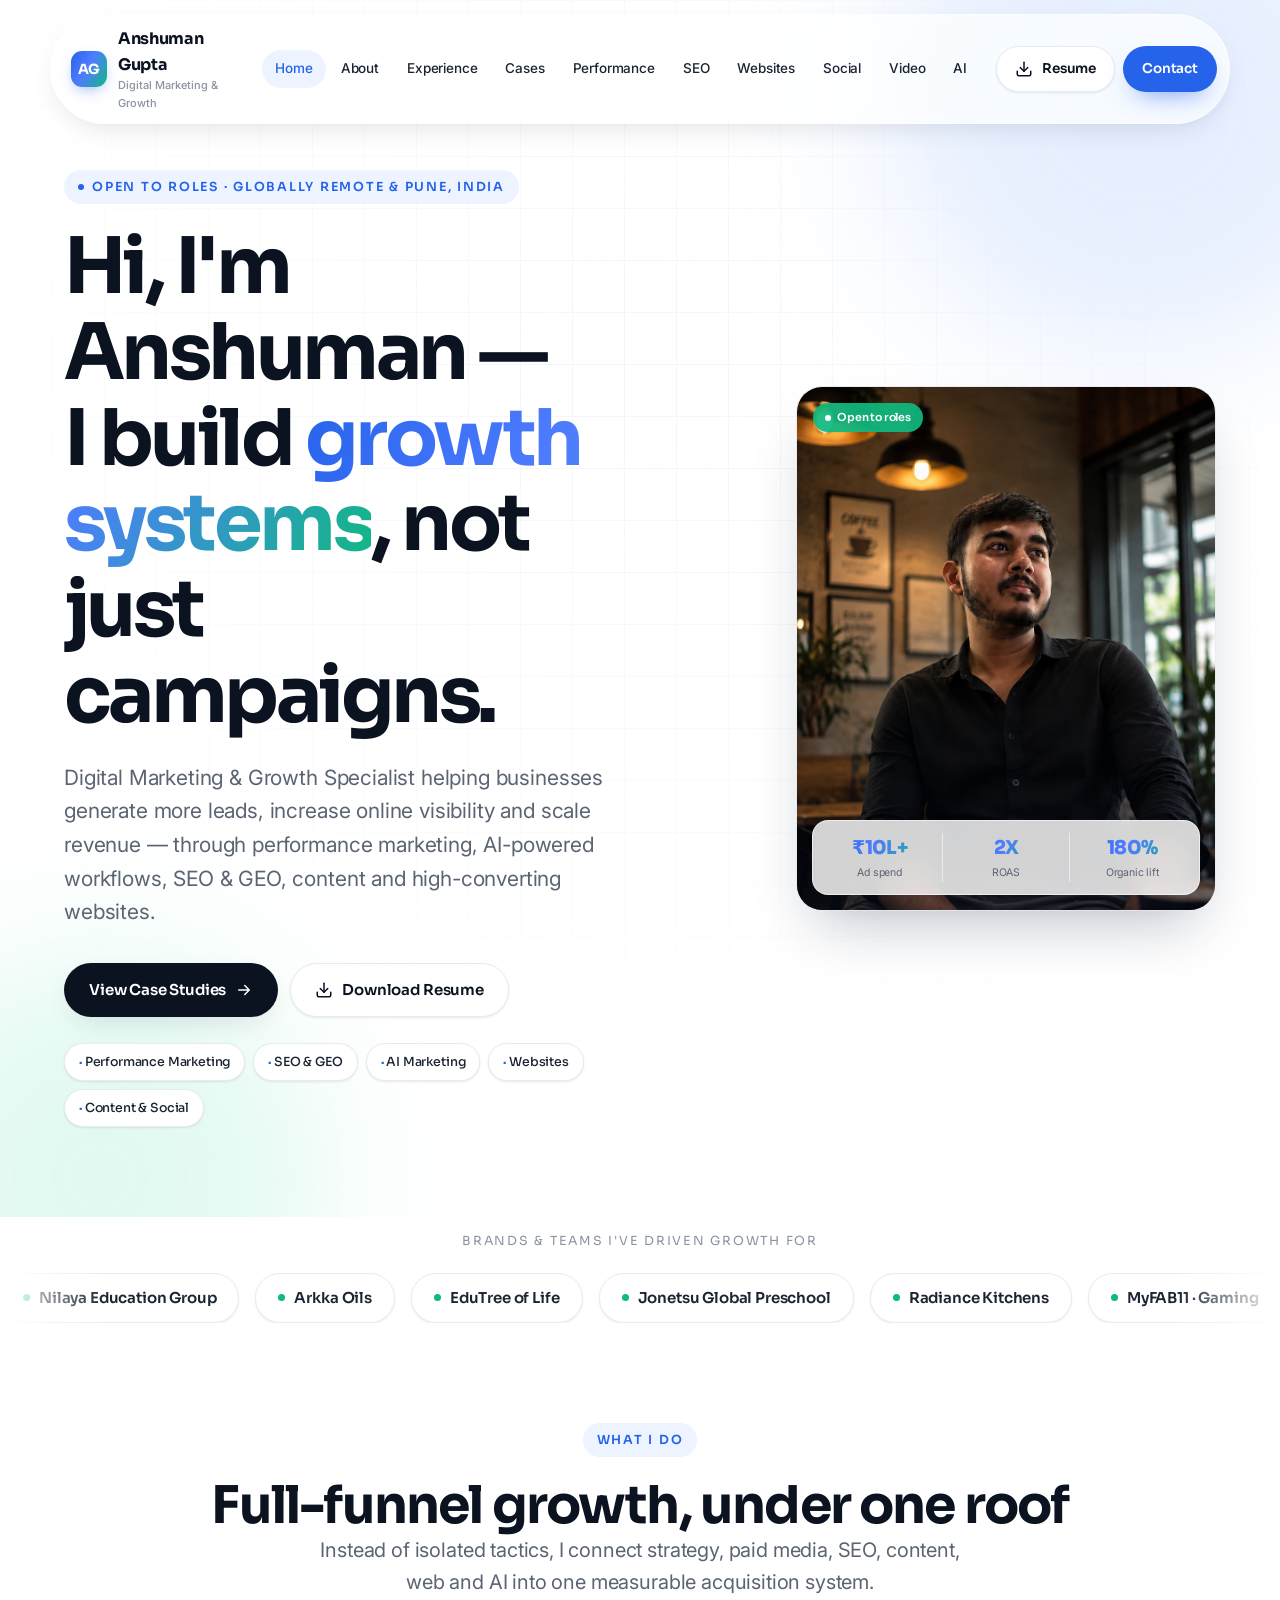
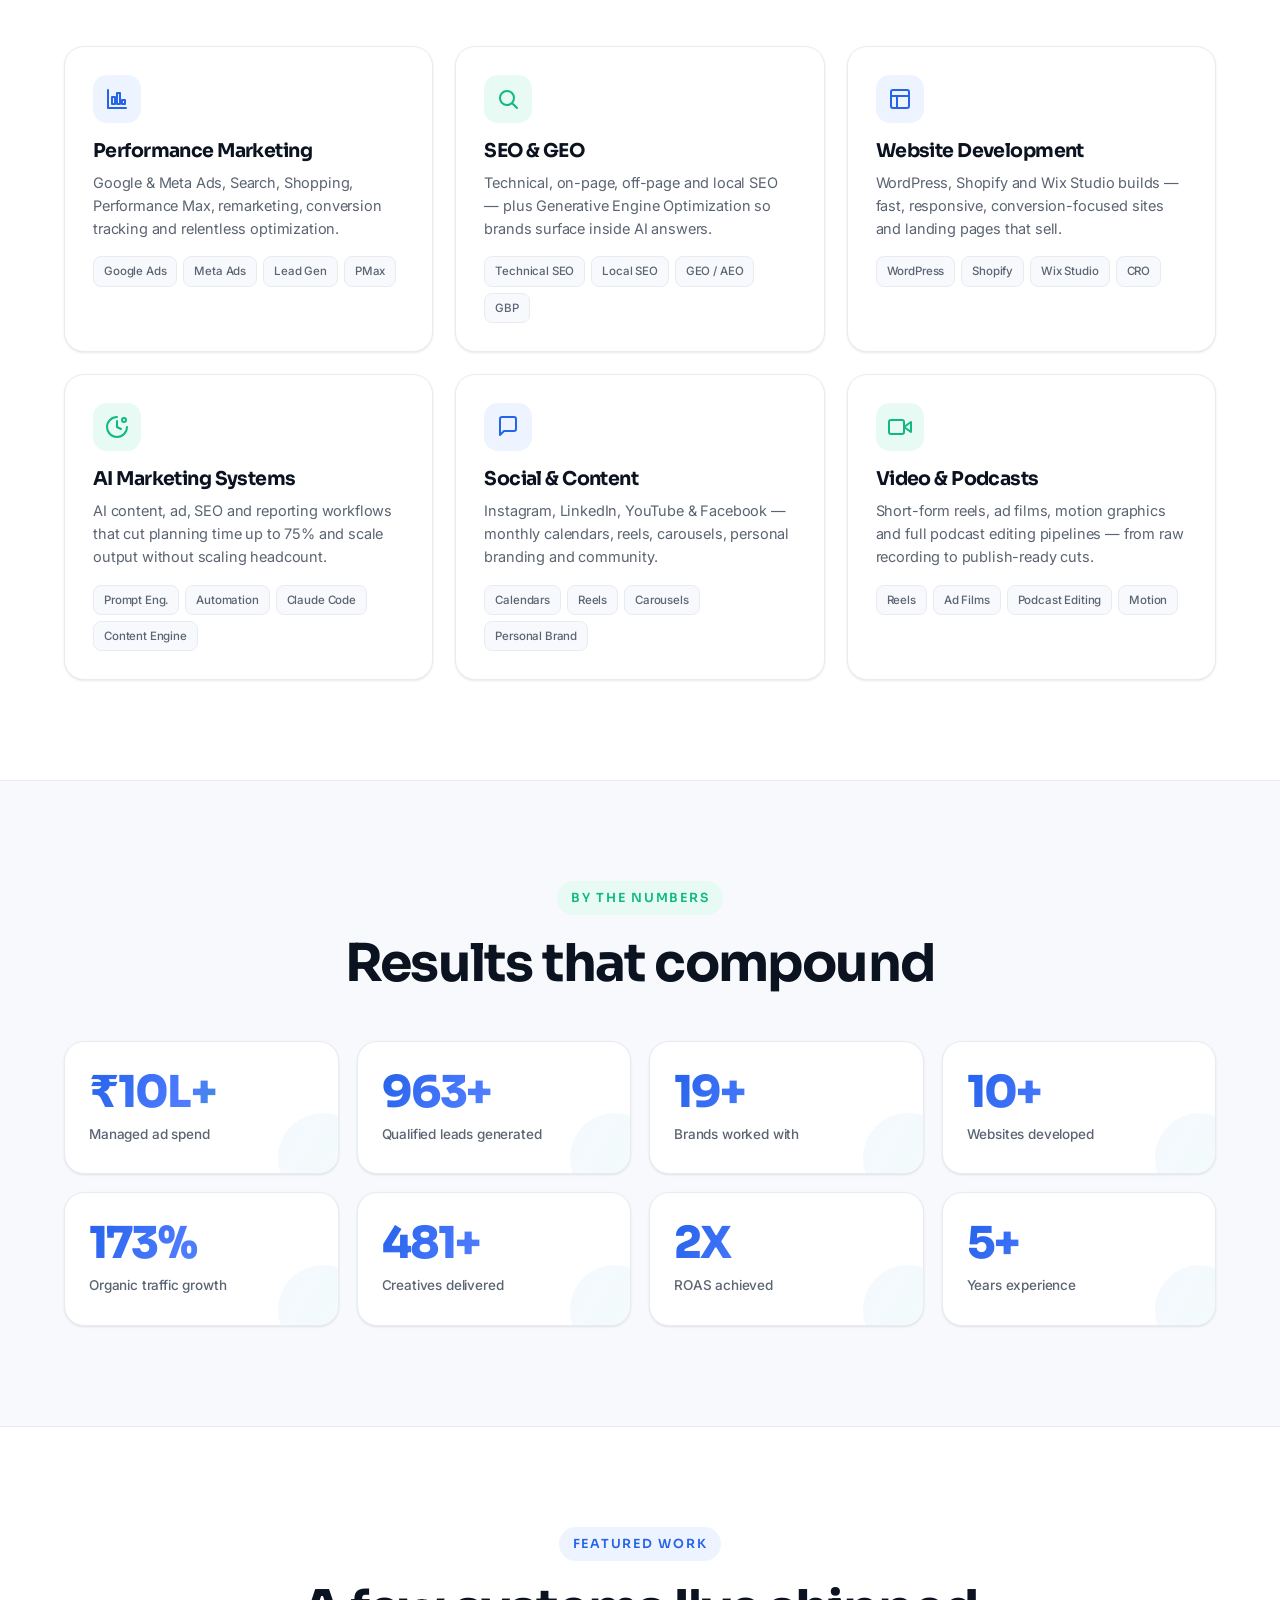
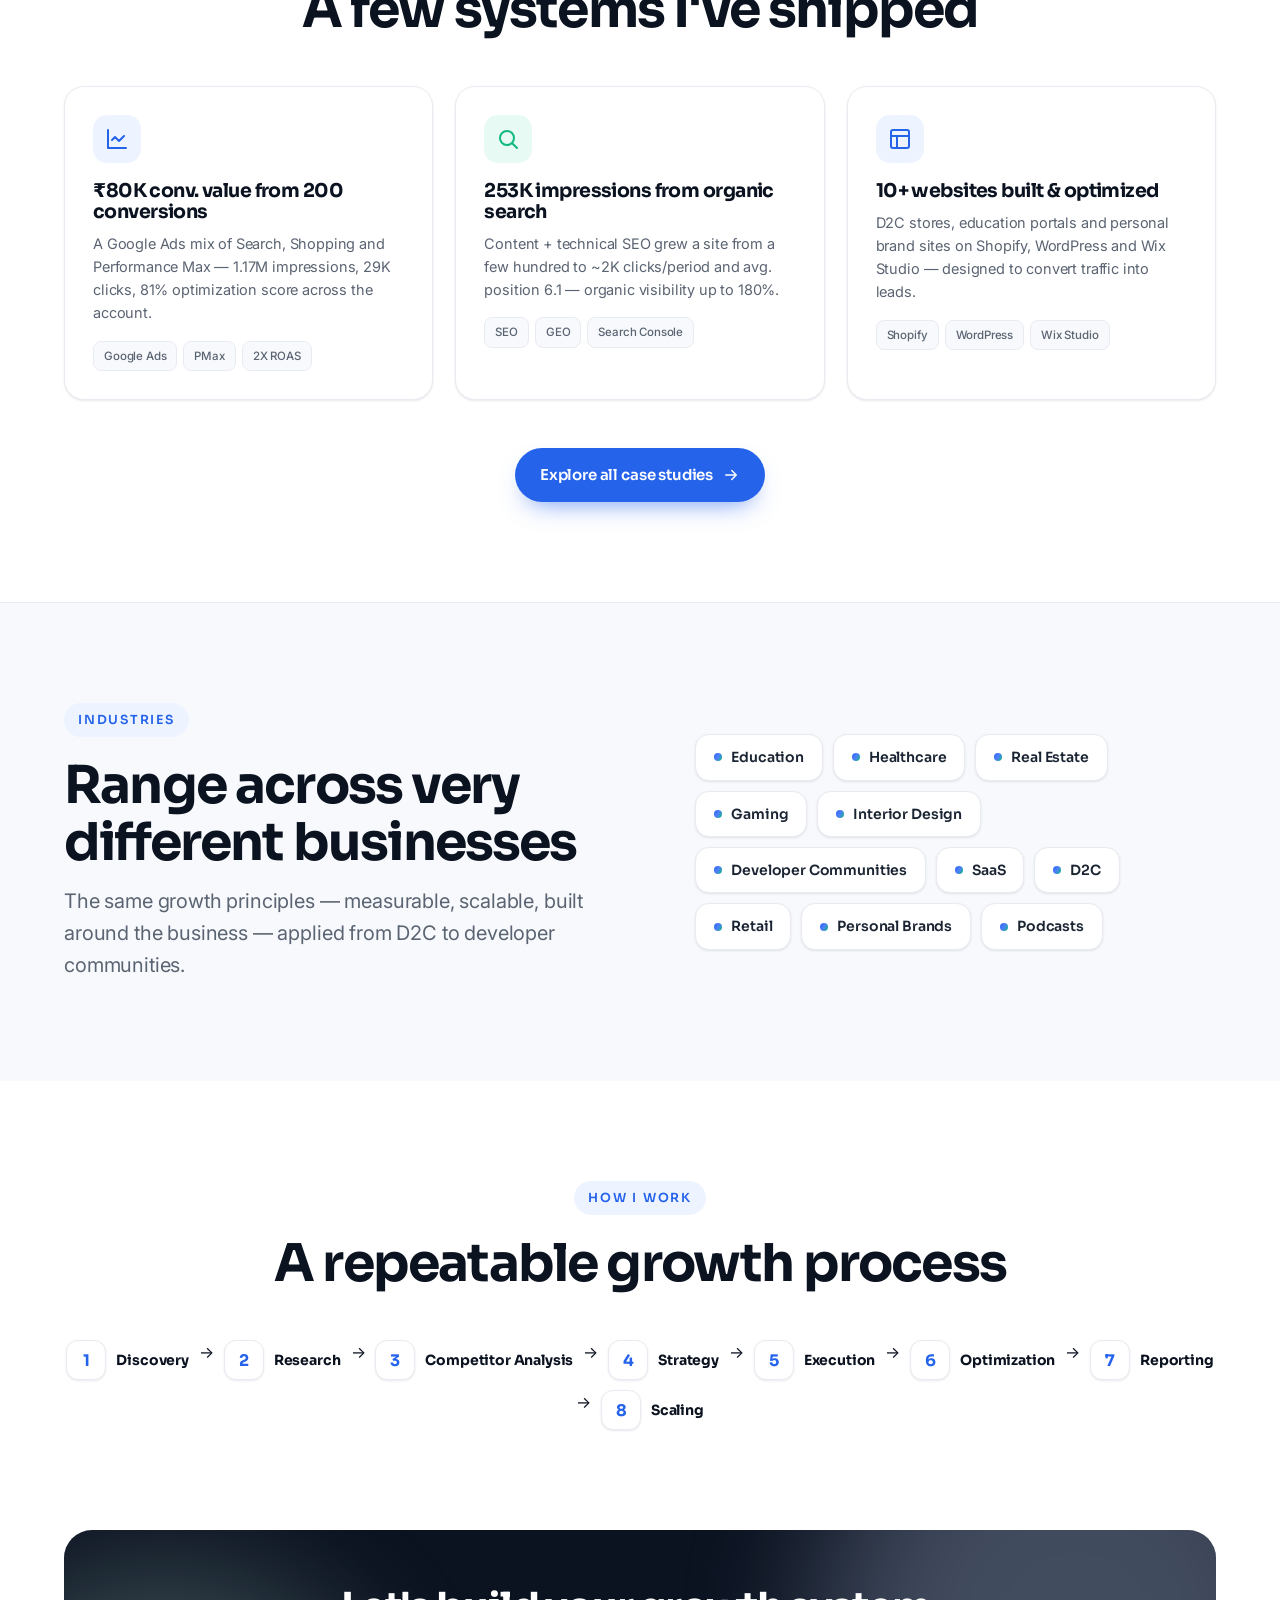
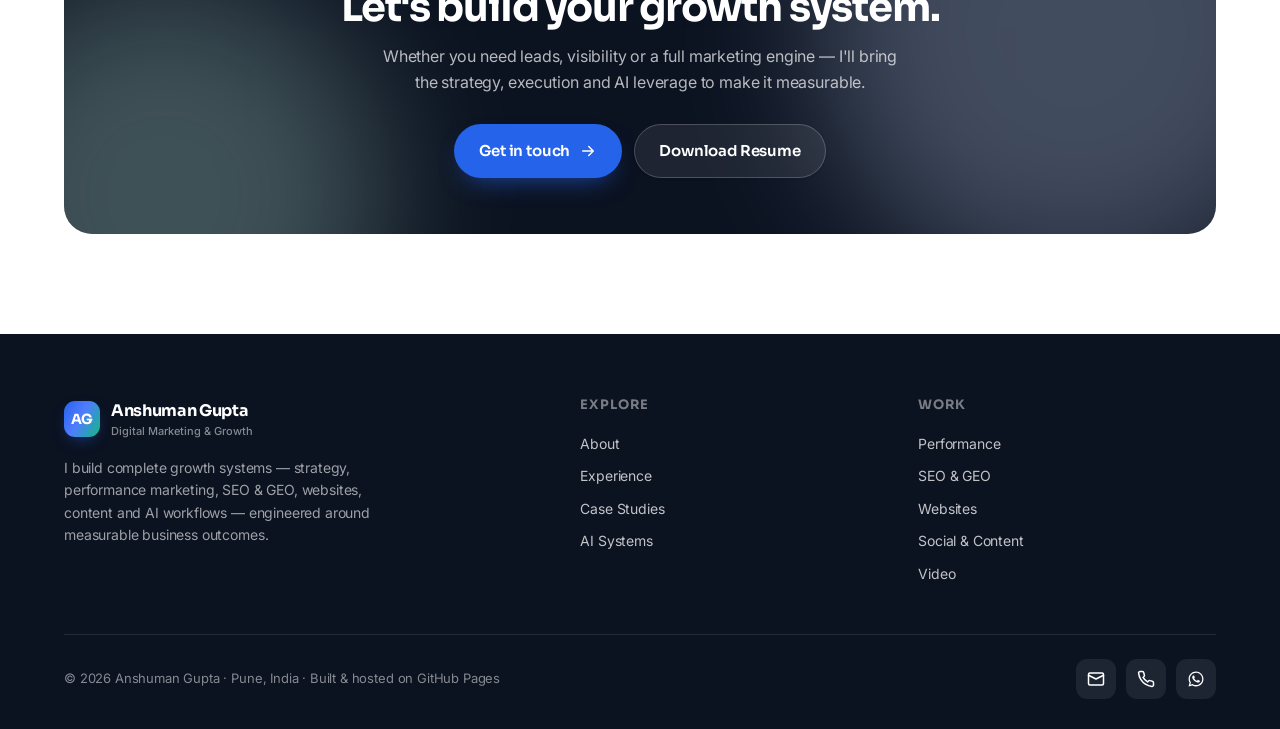
<file: index.html>
<!DOCTYPE html>
<html lang="en">
<head>
<meta charset="UTF-8">
<meta name="viewport" content="width=device-width, initial-scale=1.0">
<title>Anshuman Gupta — Digital Marketing &amp; Growth Specialist</title>
<meta name="description" content="Anshuman Gupta — Digital Marketing & Growth Specialist. Performance marketing, SEO & GEO, AI marketing systems, websites and content that generate leads and scale revenue. ₹10L+ ad spend managed, 1,000+ leads, 2X ROAS, 180% organic growth.">
<link rel="preconnect" href="https://fonts.googleapis.com">
<link rel="preconnect" href="https://fonts.gstatic.com" crossorigin>
<link href="https://fonts.googleapis.com/css2?family=Sora:wght@400;500;600;700;800&family=Inter:wght@400;500;600;700&display=swap" rel="stylesheet">
<link rel="stylesheet" href="assets/css/style.css">
</head>
<body>

<!-- HERO -->
<header class="hero">
  <div class="hero-bg"><span class="blob b1"></span><span class="blob b2"></span><span class="grid-fade"></span></div>
  <div class="wrap">
    <div class="two-col">
      <div>
        <span class="eyebrow reveal"><span class="dot"></span>Open to roles · Globally Remote &amp; Pune, India</span>
        <h1 class="reveal" data-d="1">Hi, I'm Anshuman —<br>I build <span class="grad-text">growth systems</span>, not just campaigns.</h1>
        <p class="lead reveal" data-d="2">Digital Marketing &amp; Growth Specialist helping businesses generate more leads, increase online visibility and scale revenue — through performance marketing, AI-powered workflows, SEO &amp; GEO, content and high-converting websites.</p>
        <div class="hero-cta reveal" data-d="3">
          <a class="btn btn-primary" href="case-studies.html">View Case Studies
            <svg viewBox="0 0 24 24" fill="none" stroke="currentColor" stroke-width="2" stroke-linecap="round" stroke-linejoin="round"><path d="M5 12h14M13 6l6 6-6 6"/></svg></a>
          <a class="btn btn-ghost" href="assets/files/Anshuman-Gupta-Resume.pdf" download>
            <svg viewBox="0 0 24 24" fill="none" stroke="currentColor" stroke-width="2" stroke-linecap="round" stroke-linejoin="round"><path d="M21 15v4a2 2 0 0 1-2 2H5a2 2 0 0 1-2-2v-4"/><polyline points="7 10 12 15 17 10"/><line x1="12" y1="15" x2="12" y2="3"/></svg>Download Resume</a>
        </div>
        <div class="role-chips reveal" data-d="4">
          <span class="chip"><b>·</b> Performance Marketing</span>
          <span class="chip"><b>·</b> SEO &amp; GEO</span>
          <span class="chip"><b>·</b> AI Marketing</span>
          <span class="chip"><b>·</b> Websites</span>
          <span class="chip"><b>·</b> Content &amp; Social</span>
        </div>
      </div>

      <!-- hero portrait -->
      <div class="reveal" data-d="3">
        <div class="hero-photo">
          <div class="photo-frame">
            <span class="photo-avail"><span class="d"></span>Open to roles</span>
            <img src="assets/img/anshuman.jpg" alt="Anshuman Gupta, Digital Marketing & Growth Specialist">
          </div>
          <div class="photo-badge">
            <div class="pb"><div class="v">₹10L+</div><div class="k">Ad spend</div></div>
            <div class="div"></div>
            <div class="pb"><div class="v">2X</div><div class="k">ROAS</div></div>
            <div class="div"></div>
            <div class="pb"><div class="v">180%</div><div class="k">Organic lift</div></div>
          </div>
        </div>
      </div>
    </div>
  </div>
</header>

<!-- MARQUEE -->
<div class="section-sm" style="padding:14px 0 0">
  <p class="center" style="font-family:var(--font-h);font-size:12.5px;letter-spacing:.14em;text-transform:uppercase;color:var(--slate-2);margin-bottom:22px">Brands &amp; teams I've driven growth for</p>
  <div class="marquee">
    <div class="marquee-track">
      <span class="m-item"><span class="d"></span>Nilaya Education Group</span>
      <span class="m-item"><span class="d"></span>Arkka Oils</span>
      <span class="m-item"><span class="d"></span>EduTree of Life</span>
      <span class="m-item"><span class="d"></span>Jonetsu Global Preschool</span>
      <span class="m-item"><span class="d"></span>Radiance Kitchens</span>
      <span class="m-item"><span class="d"></span>MyFAB11 · Gaming</span>
      <span class="m-item"><span class="d"></span>Commudle · Dev Community</span>
      <span class="m-item"><span class="d"></span>Avanti Deshpande · Nutrition</span>
      <!-- duplicate for seamless loop -->
      <span class="m-item"><span class="d"></span>Nilaya Education Group</span>
      <span class="m-item"><span class="d"></span>Arkka Oils</span>
      <span class="m-item"><span class="d"></span>EduTree of Life</span>
      <span class="m-item"><span class="d"></span>Jonetsu Global Preschool</span>
      <span class="m-item"><span class="d"></span>Radiance Kitchens</span>
      <span class="m-item"><span class="d"></span>MyFAB11 · Gaming</span>
      <span class="m-item"><span class="d"></span>Commudle · Dev Community</span>
      <span class="m-item"><span class="d"></span>Avanti Deshpande · Nutrition</span>
    </div>
  </div>
</div>

<!-- SERVICES -->
<section>
  <div class="wrap">
    <div class="center mb-l">
      <span class="eyebrow reveal">What I do</span>
      <h2 class="title reveal" data-d="1">Full-funnel growth, under one roof</h2>
      <p class="lead reveal" data-d="2">Instead of isolated tactics, I connect strategy, paid media, SEO, content, web and AI into one measurable acquisition system.</p>
    </div>
    <div class="grid g-3">
      <div class="card card-accent reveal">
        <div class="ic"><svg viewBox="0 0 24 24" fill="none" stroke="currentColor" stroke-width="2" stroke-linecap="round" stroke-linejoin="round"><path d="M3 3v18h18"/><rect x="7" y="10" width="3" height="7"/><rect x="12" y="6" width="3" height="11"/><rect x="17" y="13" width="3" height="4"/></svg></div>
        <h3>Performance Marketing</h3>
        <p>Google &amp; Meta Ads, Search, Shopping, Performance Max, remarketing, conversion tracking and relentless optimization.</p>
        <div class="tags"><span class="tag">Google Ads</span><span class="tag">Meta Ads</span><span class="tag">Lead Gen</span><span class="tag">PMax</span></div>
      </div>
      <div class="card card-accent reveal" data-d="1">
        <div class="ic green"><svg viewBox="0 0 24 24" fill="none" stroke="currentColor" stroke-width="2" stroke-linecap="round" stroke-linejoin="round"><circle cx="11" cy="11" r="7"/><path d="m21 21-4.3-4.3"/></svg></div>
        <h3>SEO &amp; GEO</h3>
        <p>Technical, on-page, off-page and local SEO — plus Generative Engine Optimization so brands surface inside AI answers.</p>
        <div class="tags"><span class="tag">Technical SEO</span><span class="tag">Local SEO</span><span class="tag">GEO / AEO</span><span class="tag">GBP</span></div>
      </div>
      <div class="card card-accent reveal" data-d="2">
        <div class="ic"><svg viewBox="0 0 24 24" fill="none" stroke="currentColor" stroke-width="2" stroke-linecap="round" stroke-linejoin="round"><rect x="3" y="3" width="18" height="18" rx="2"/><path d="M3 9h18M9 21V9"/></svg></div>
        <h3>Website Development</h3>
        <p>WordPress, Shopify and Wix Studio builds — fast, responsive, conversion-focused sites and landing pages that sell.</p>
        <div class="tags"><span class="tag">WordPress</span><span class="tag">Shopify</span><span class="tag">Wix Studio</span><span class="tag">CRO</span></div>
      </div>
      <div class="card card-accent reveal">
        <div class="ic green"><svg viewBox="0 0 24 24" fill="none" stroke="currentColor" stroke-width="2" stroke-linecap="round" stroke-linejoin="round"><path d="M12 2a10 10 0 1 0 10 10"/><path d="M12 6v6l4 2"/><circle cx="19" cy="5" r="2"/></svg></div>
        <h3>AI Marketing Systems</h3>
        <p>AI content, ad, SEO and reporting workflows that cut planning time up to 75% and scale output without scaling headcount.</p>
        <div class="tags"><span class="tag">Prompt Eng.</span><span class="tag">Automation</span><span class="tag">Claude Code</span><span class="tag">Content Engine</span></div>
      </div>
      <div class="card card-accent reveal" data-d="1">
        <div class="ic"><svg viewBox="0 0 24 24" fill="none" stroke="currentColor" stroke-width="2" stroke-linecap="round" stroke-linejoin="round"><path d="M18 2H6a2 2 0 0 0-2 2v16l4-4h10a2 2 0 0 0 2-2V4a2 2 0 0 0-2-2Z"/></svg></div>
        <h3>Social &amp; Content</h3>
        <p>Instagram, LinkedIn, YouTube &amp; Facebook — monthly calendars, reels, carousels, personal branding and community.</p>
        <div class="tags"><span class="tag">Calendars</span><span class="tag">Reels</span><span class="tag">Carousels</span><span class="tag">Personal Brand</span></div>
      </div>
      <div class="card card-accent reveal" data-d="2">
        <div class="ic green"><svg viewBox="0 0 24 24" fill="none" stroke="currentColor" stroke-width="2" stroke-linecap="round" stroke-linejoin="round"><path d="m23 7-7 5 7 5V7z"/><rect x="1" y="5" width="15" height="14" rx="2"/></svg></div>
        <h3>Video &amp; Podcasts</h3>
        <p>Short-form reels, ad films, motion graphics and full podcast editing pipelines — from raw recording to publish-ready cuts.</p>
        <div class="tags"><span class="tag">Reels</span><span class="tag">Ad Films</span><span class="tag">Podcast Editing</span><span class="tag">Motion</span></div>
      </div>
    </div>
  </div>
</section>

<!-- RESULTS BAND -->
<section style="background:var(--bg-soft);border-top:1px solid var(--line);border-bottom:1px solid var(--line)">
  <div class="wrap">
    <div class="center mb-l">
      <span class="eyebrow green reveal">By the numbers</span>
      <h2 class="title reveal" data-d="1">Results that compound</h2>
    </div>
    <div class="kpi-grid">
      <div class="kpi reveal"><div class="num" data-count="10" data-pre="₹" data-suf="L+">₹0</div><div class="lbl">Managed ad spend</div></div>
      <div class="kpi reveal" data-d="1"><div class="num" data-count="1000" data-suf="+">0</div><div class="lbl">Qualified leads generated</div></div>
      <div class="kpi reveal" data-d="2"><div class="num" data-count="20" data-suf="+">0</div><div class="lbl">Brands worked with</div></div>
      <div class="kpi reveal" data-d="3"><div class="num" data-count="10" data-suf="+">0</div><div class="lbl">Websites developed</div></div>
      <div class="kpi reveal"><div class="num" data-count="180" data-suf="%">0</div><div class="lbl">Organic traffic growth</div></div>
      <div class="kpi reveal" data-d="1"><div class="num" data-count="500" data-suf="+">0</div><div class="lbl">Creatives delivered</div></div>
      <div class="kpi reveal" data-d="2"><div class="num" data-count="2" data-suf="X">0</div><div class="lbl">ROAS achieved</div></div>
      <div class="kpi reveal" data-d="3"><div class="num" data-count="5" data-suf="+">0</div><div class="lbl">Years experience</div></div>
    </div>
  </div>
</section>

<!-- FEATURED WORK -->
<section>
  <div class="wrap">
    <div class="center mb-l">
      <span class="eyebrow reveal">Featured work</span>
      <h2 class="title reveal" data-d="1">A few systems I've shipped</h2>
    </div>
    <div class="grid g-3">
      <a class="card reveal" href="performance.html">
        <div class="ic"><svg viewBox="0 0 24 24" fill="none" stroke="currentColor" stroke-width="2" stroke-linecap="round" stroke-linejoin="round"><path d="M3 3v18h18"/><path d="m19 9-5 5-4-4-3 3"/></svg></div>
        <h3>₹80K conv. value from 200 conversions</h3>
        <p>A Google Ads mix of Search, Shopping and Performance Max — 1.17M impressions, 29K clicks, 81% optimization score across the account.</p>
        <div class="tags"><span class="tag">Google Ads</span><span class="tag">PMax</span><span class="tag">2X ROAS</span></div>
      </a>
      <a class="card reveal" href="seo.html" data-d="1">
        <div class="ic green"><svg viewBox="0 0 24 24" fill="none" stroke="currentColor" stroke-width="2" stroke-linecap="round" stroke-linejoin="round"><circle cx="11" cy="11" r="7"/><path d="m21 21-4.3-4.3"/></svg></div>
        <h3>253K impressions from organic search</h3>
        <p>Content + technical SEO grew a site from a few hundred to ~2K clicks/period and avg. position 6.1 — organic visibility up to 180%.</p>
        <div class="tags"><span class="tag">SEO</span><span class="tag">GEO</span><span class="tag">Search Console</span></div>
      </a>
      <a class="card reveal" href="websites.html" data-d="2">
        <div class="ic"><svg viewBox="0 0 24 24" fill="none" stroke="currentColor" stroke-width="2" stroke-linecap="round" stroke-linejoin="round"><rect x="3" y="3" width="18" height="18" rx="2"/><path d="M3 9h18M9 21V9"/></svg></div>
        <h3>10+ websites built &amp; optimized</h3>
        <p>D2C stores, education portals and personal brand sites on Shopify, WordPress and Wix Studio — designed to convert traffic into leads.</p>
        <div class="tags"><span class="tag">Shopify</span><span class="tag">WordPress</span><span class="tag">Wix Studio</span></div>
      </a>
    </div>
    <div class="center mt-l reveal"><a class="btn btn-blue" href="case-studies.html">Explore all case studies
      <svg viewBox="0 0 24 24" fill="none" stroke="currentColor" stroke-width="2" stroke-linecap="round" stroke-linejoin="round"><path d="M5 12h14M13 6l6 6-6 6"/></svg></a></div>
  </div>
</section>

<!-- INDUSTRIES -->
<section style="background:var(--bg-soft);border-top:1px solid var(--line)">
  <div class="wrap">
    <div class="two-col">
      <div class="reveal">
        <span class="eyebrow">Industries</span>
        <h2 class="title">Range across very different businesses</h2>
        <p class="lead mt-s">The same growth principles — measurable, scalable, built around the business — applied from D2C to developer communities.</p>
      </div>
      <div class="reveal" data-d="1">
        <div class="stack" style="justify-content:flex-start">
          <span class="s"><span class="d"></span>Education</span>
          <span class="s"><span class="d"></span>Healthcare</span>
          <span class="s"><span class="d"></span>Real Estate</span>
          <span class="s"><span class="d"></span>Gaming</span>
          <span class="s"><span class="d"></span>Interior Design</span>
          <span class="s"><span class="d"></span>Developer Communities</span>
          <span class="s"><span class="d"></span>SaaS</span>
          <span class="s"><span class="d"></span>D2C</span>
          <span class="s"><span class="d"></span>Retail</span>
          <span class="s"><span class="d"></span>Personal Brands</span>
          <span class="s"><span class="d"></span>Podcasts</span>
        </div>
      </div>
    </div>
  </div>
</section>

<!-- PROCESS -->
<section>
  <div class="wrap">
    <div class="center mb-l">
      <span class="eyebrow reveal">How I work</span>
      <h2 class="title reveal" data-d="1">A repeatable growth process</h2>
    </div>
    <div class="process reveal" data-d="2">
      <div class="pstep"><span class="n">1</span><b>Discovery</b></div><span class="sep">→</span>
      <div class="pstep"><span class="n">2</span><b>Research</b></div><span class="sep">→</span>
      <div class="pstep"><span class="n">3</span><b>Competitor Analysis</b></div><span class="sep">→</span>
      <div class="pstep"><span class="n">4</span><b>Strategy</b></div><span class="sep">→</span>
      <div class="pstep"><span class="n">5</span><b>Execution</b></div><span class="sep">→</span>
      <div class="pstep"><span class="n">6</span><b>Optimization</b></div><span class="sep">→</span>
      <div class="pstep"><span class="n">7</span><b>Reporting</b></div><span class="sep">→</span>
      <div class="pstep"><span class="n">8</span><b>Scaling</b></div>
    </div>
  </div>
</section>

<!-- CTA -->
<section style="padding-top:0">
  <div class="wrap">
    <div class="cta-band reveal">
      <span class="blob b1"></span><span class="blob b2"></span>
      <div style="position:relative">
        <h2>Let's build your growth system.</h2>
        <p>Whether you need leads, visibility or a full marketing engine — I'll bring the strategy, execution and AI leverage to make it measurable.</p>
        <div class="btns">
          <a class="btn btn-blue" href="contact.html">Get in touch
            <svg viewBox="0 0 24 24" fill="none" stroke="currentColor" stroke-width="2" stroke-linecap="round" stroke-linejoin="round"><path d="M5 12h14M13 6l6 6-6 6"/></svg></a>
          <a class="btn btn-ghost" href="assets/files/Anshuman-Gupta-Resume.pdf" download style="background:rgba(255,255,255,.08);color:#fff;border-color:rgba(255,255,255,.2)">Download Resume</a>
        </div>
      </div>
    </div>
  </div>
</section>

<script src="assets/js/data.js"></script>
<script src="assets/js/main.js"></script>
</body>
</html>
</file>
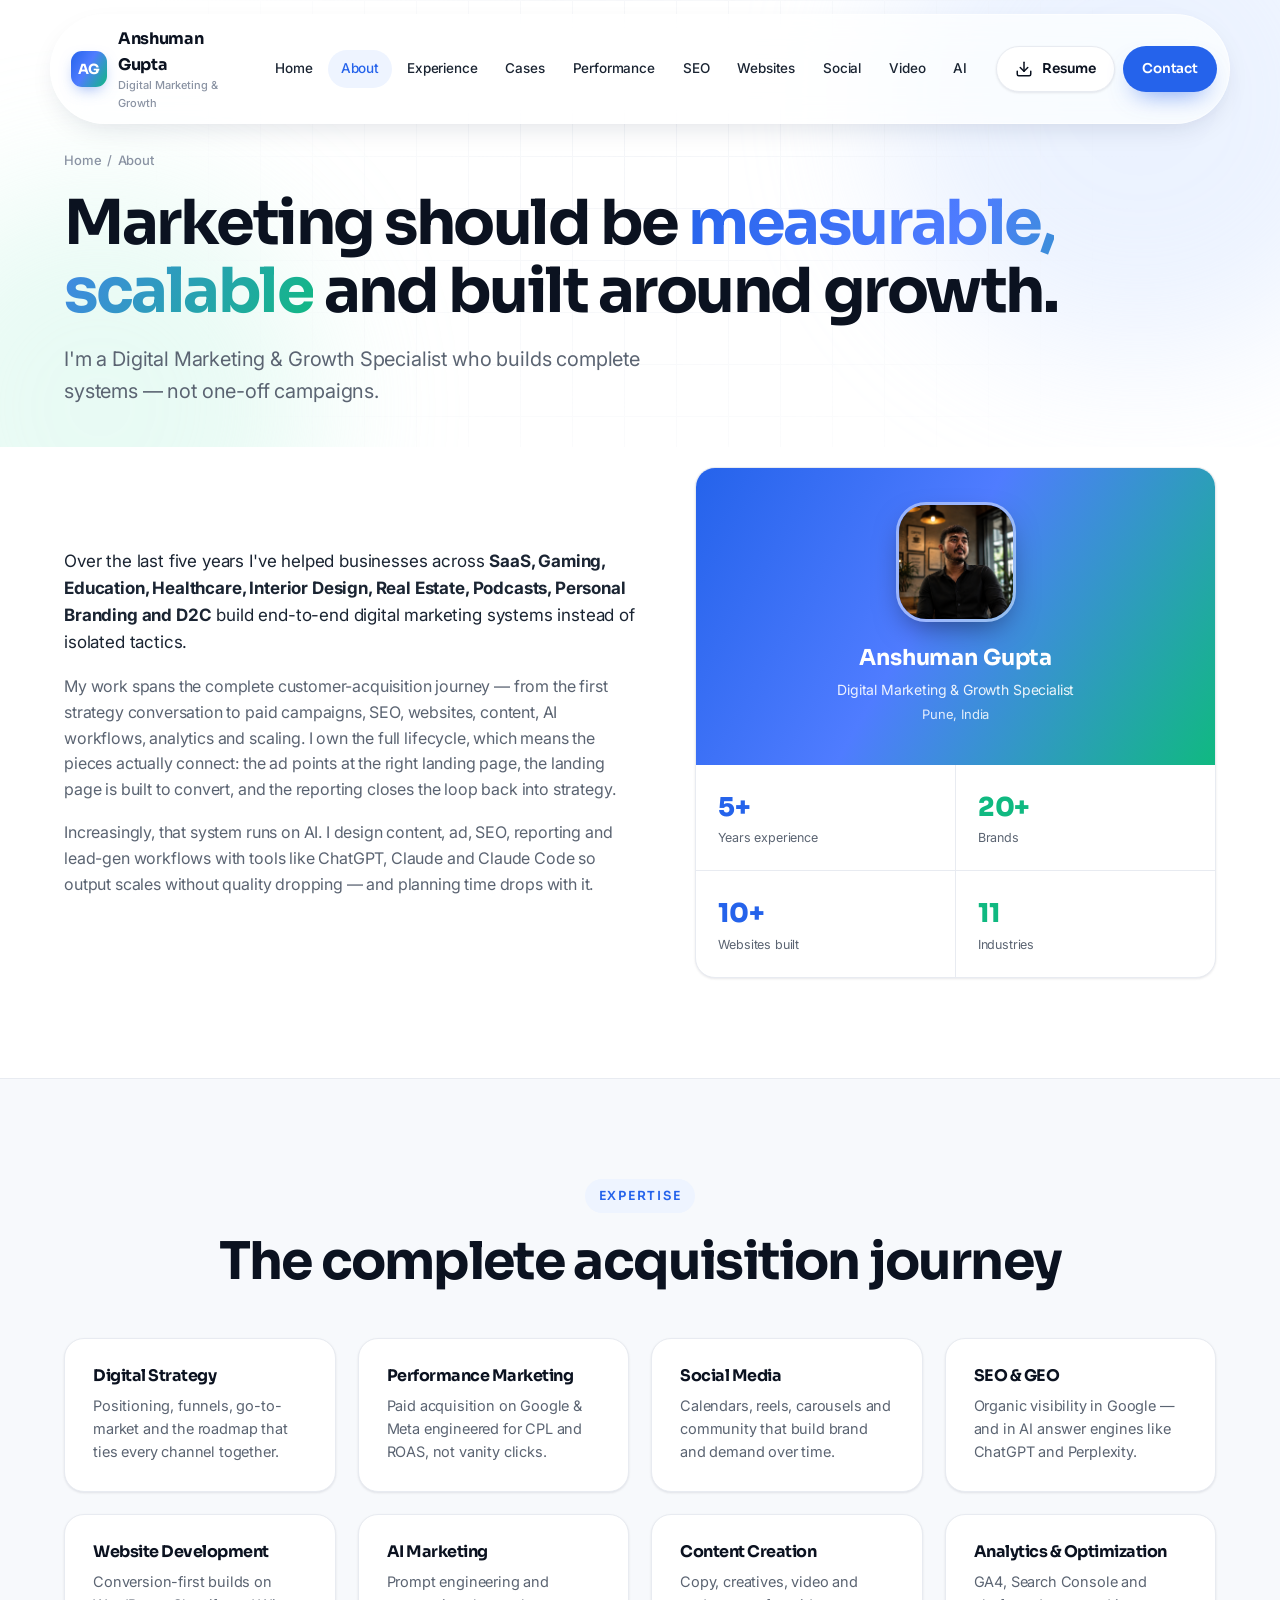
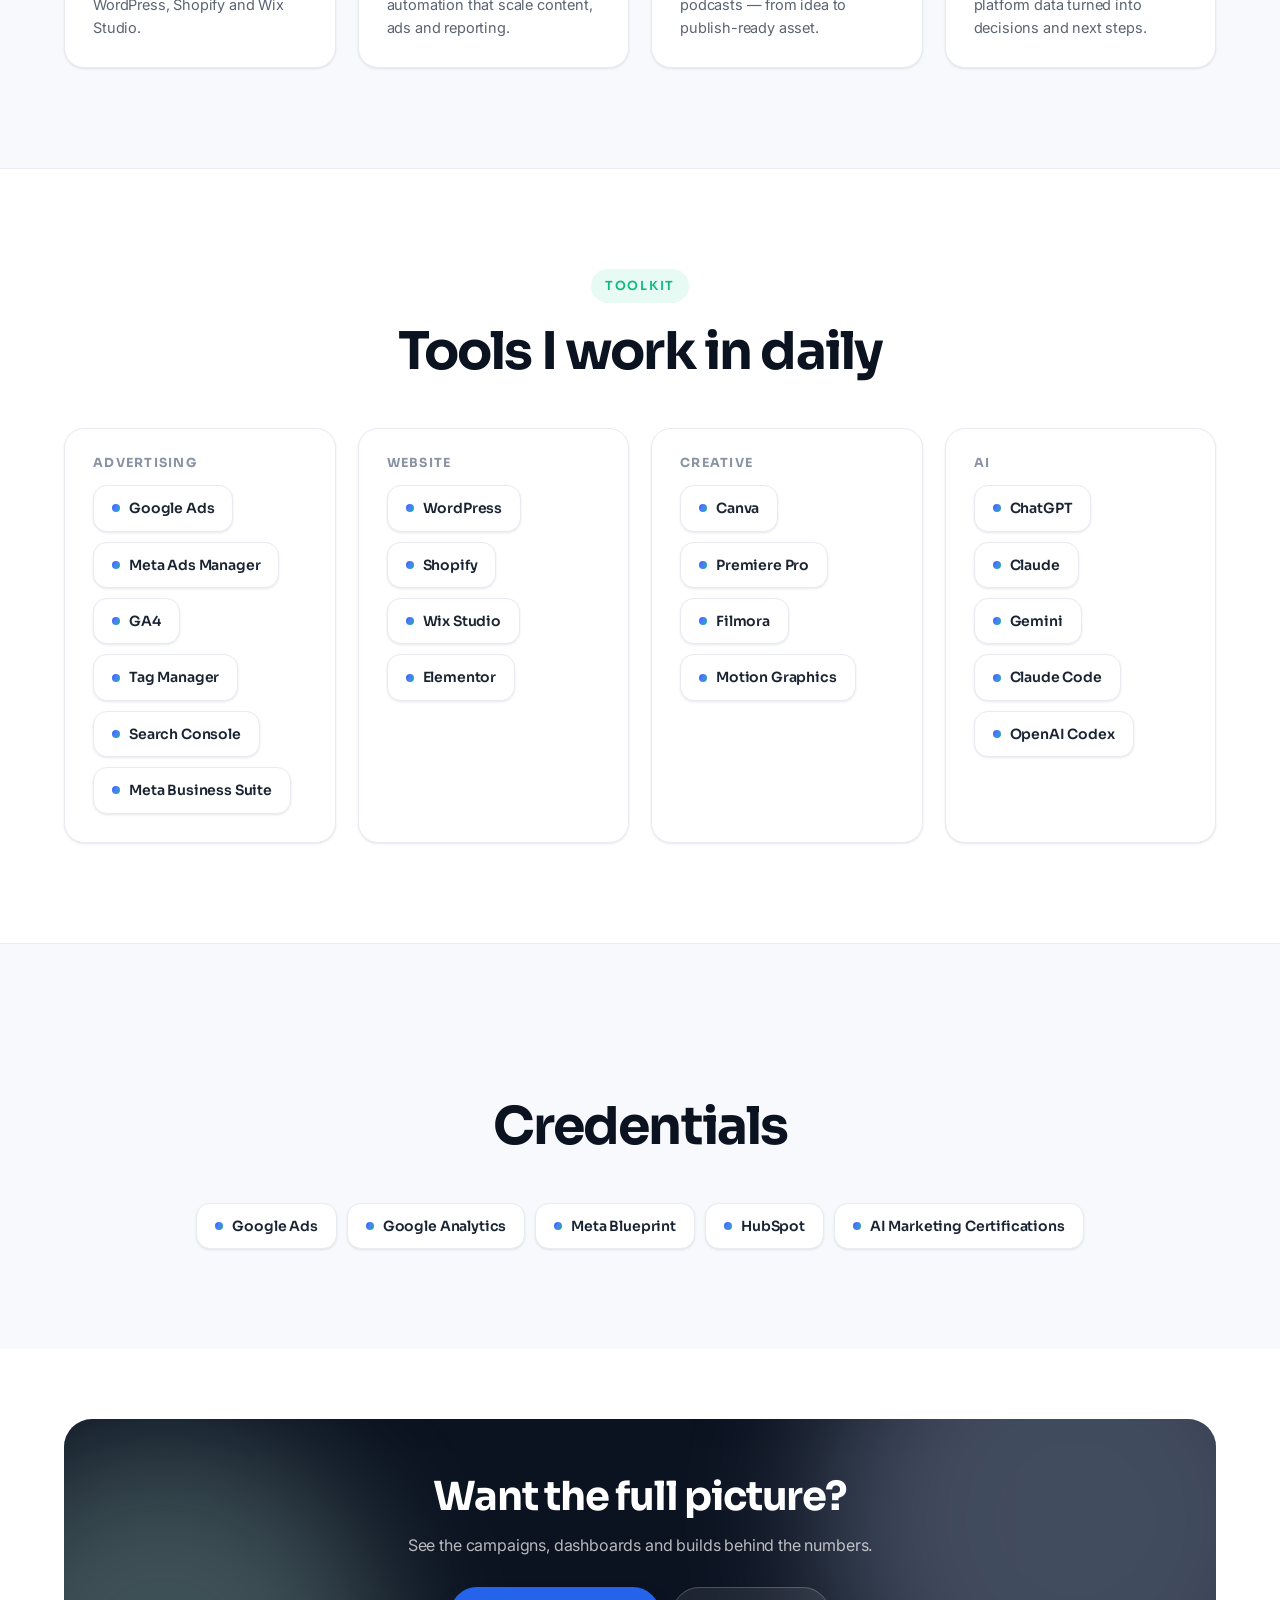
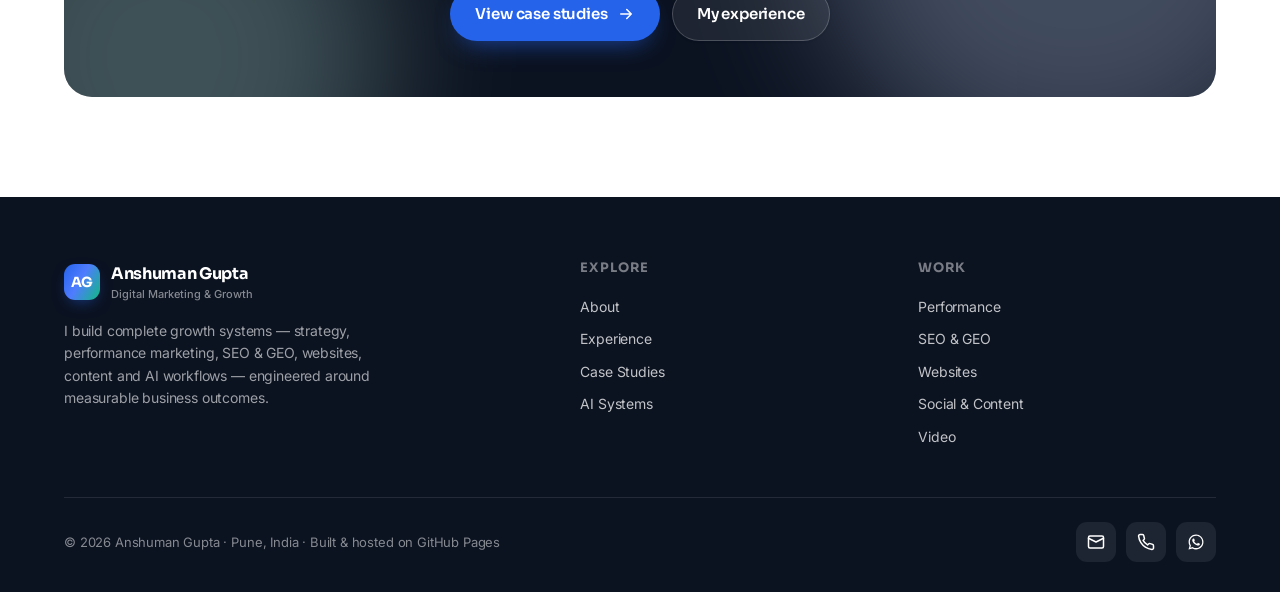
<file: about.html>
<!DOCTYPE html>
<html lang="en">
<head>
<meta charset="UTF-8">
<meta name="viewport" content="width=device-width, initial-scale=1.0">
<title>About — Anshuman Gupta</title>
<meta name="description" content="About Anshuman Gupta — Digital Marketing & Growth Specialist with 5+ years across SaaS, gaming, education, healthcare, interior design, real estate, D2C, podcasts and personal branding.">
<link rel="preconnect" href="https://fonts.googleapis.com">
<link rel="preconnect" href="https://fonts.gstatic.com" crossorigin>
<link href="https://fonts.googleapis.com/css2?family=Sora:wght@400;500;600;700;800&family=Inter:wght@400;500;600;700&display=swap" rel="stylesheet">
<link rel="stylesheet" href="assets/css/style.css">
</head>
<body>

<header class="page-head">
  <div class="hero-bg"><span class="blob b1"></span><span class="blob b2"></span><span class="grid-fade"></span></div>
  <div class="wrap">
    <div class="breadcrumb reveal"><a href="index.html">Home</a> &nbsp;/&nbsp; About</div>
    <h1 class="reveal" data-d="1">Marketing should be <span class="grad-text">measurable, scalable</span> and built around growth.</h1>
    <p class="lead reveal" data-d="2">I'm a Digital Marketing &amp; Growth Specialist who builds complete systems — not one-off campaigns.</p>
  </div>
</header>

<section style="padding-top:20px">
  <div class="wrap">
    <div class="two-col">
      <div class="reveal">
        <p style="font-size:17px;color:var(--ink-2);margin-bottom:18px">Over the last five years I've helped businesses across <b>SaaS, Gaming, Education, Healthcare, Interior Design, Real Estate, Podcasts, Personal Branding and D2C</b> build end-to-end digital marketing systems instead of isolated tactics.</p>
        <p style="font-size:16px;color:var(--slate);margin-bottom:18px">My work spans the complete customer-acquisition journey — from the first strategy conversation to paid campaigns, SEO, websites, content, AI workflows, analytics and scaling. I own the full lifecycle, which means the pieces actually connect: the ad points at the right landing page, the landing page is built to convert, and the reporting closes the loop back into strategy.</p>
        <p style="font-size:16px;color:var(--slate)">Increasingly, that system runs on AI. I design content, ad, SEO, reporting and lead-gen workflows with tools like ChatGPT, Claude and Claude Code so output scales without quality dropping — and planning time drops with it.</p>
      </div>
      <div class="reveal" data-d="1">
        <div class="card" style="padding:0;overflow:hidden">
          <div style="background:var(--grad);padding:34px 30px 40px;color:#fff;text-align:center">
            <div style="width:120px;height:120px;border-radius:30px;overflow:hidden;margin:0 auto 18px;border:3px solid rgba(255,255,255,.45);box-shadow:0 12px 30px -10px rgba(0,0,0,.5)"><img src="assets/img/anshuman.jpg" alt="Anshuman Gupta" style="width:100%;height:100%;object-fit:cover;object-position:center 25%"></div>
            <div style="font-family:var(--font-h);font-weight:700;font-size:22px">Anshuman Gupta</div>
            <div style="opacity:.9;font-size:14px;margin-top:4px">Digital Marketing &amp; Growth Specialist</div>
            <div style="opacity:.85;font-size:13px;margin-top:2px">Pune, India</div>
          </div>
          <div class="kpi-grid" style="grid-template-columns:1fr 1fr;gap:0">
            <div style="padding:22px;border-right:1px solid var(--line);border-bottom:1px solid var(--line)"><div class="num" style="font-family:var(--font-h);font-weight:800;font-size:26px;color:var(--blue)" data-count="5" data-suf="+">0</div><div style="font-size:12.5px;color:var(--slate)">Years experience</div></div>
            <div style="padding:22px;border-bottom:1px solid var(--line)"><div style="font-family:var(--font-h);font-weight:800;font-size:26px;color:var(--green)" data-count="20" data-suf="+">0</div><div style="font-size:12.5px;color:var(--slate)">Brands</div></div>
            <div style="padding:22px;border-right:1px solid var(--line)"><div style="font-family:var(--font-h);font-weight:800;font-size:26px;color:var(--blue)" data-count="10" data-suf="+">0</div><div style="font-size:12.5px;color:var(--slate)">Websites built</div></div>
            <div style="padding:22px"><div style="font-family:var(--font-h);font-weight:800;font-size:26px;color:var(--green)" data-count="11" data-suf="">0</div><div style="font-size:12.5px;color:var(--slate)">Industries</div></div>
          </div>
        </div>
      </div>
    </div>
  </div>
</section>

<!-- EXPERTISE -->
<section style="background:var(--bg-soft);border-top:1px solid var(--line);border-bottom:1px solid var(--line)">
  <div class="wrap">
    <div class="center mb-l">
      <span class="eyebrow reveal">Expertise</span>
      <h2 class="title reveal" data-d="1">The complete acquisition journey</h2>
    </div>
    <div class="grid g-4">
      <div class="card reveal"><h3 style="font-size:16px">Digital Strategy</h3><p>Positioning, funnels, go-to-market and the roadmap that ties every channel together.</p></div>
      <div class="card reveal" data-d="1"><h3 style="font-size:16px">Performance Marketing</h3><p>Paid acquisition on Google &amp; Meta engineered for CPL and ROAS, not vanity clicks.</p></div>
      <div class="card reveal" data-d="2"><h3 style="font-size:16px">Social Media</h3><p>Calendars, reels, carousels and community that build brand and demand over time.</p></div>
      <div class="card reveal" data-d="3"><h3 style="font-size:16px">SEO &amp; GEO</h3><p>Organic visibility in Google — and in AI answer engines like ChatGPT and Perplexity.</p></div>
      <div class="card reveal"><h3 style="font-size:16px">Website Development</h3><p>Conversion-first builds on WordPress, Shopify and Wix Studio.</p></div>
      <div class="card reveal" data-d="1"><h3 style="font-size:16px">AI Marketing</h3><p>Prompt engineering and automation that scale content, ads and reporting.</p></div>
      <div class="card reveal" data-d="2"><h3 style="font-size:16px">Content Creation</h3><p>Copy, creatives, video and podcasts — from idea to publish-ready asset.</p></div>
      <div class="card reveal" data-d="3"><h3 style="font-size:16px">Analytics &amp; Optimization</h3><p>GA4, Search Console and platform data turned into decisions and next steps.</p></div>
    </div>
  </div>
</section>

<!-- TOOLKIT -->
<section>
  <div class="wrap">
    <div class="center mb-l">
      <span class="eyebrow green reveal">Toolkit</span>
      <h2 class="title reveal" data-d="1">Tools I work in daily</h2>
    </div>
    <div class="grid g-4">
      <div class="card reveal">
        <h4 style="font-family:var(--font-h);font-size:12.5px;letter-spacing:.1em;text-transform:uppercase;color:var(--slate-2);margin-bottom:14px">Advertising</h4>
        <div class="stack" style="justify-content:flex-start"><span class="s"><span class="d"></span>Google Ads</span><span class="s"><span class="d"></span>Meta Ads Manager</span><span class="s"><span class="d"></span>GA4</span><span class="s"><span class="d"></span>Tag Manager</span><span class="s"><span class="d"></span>Search Console</span><span class="s"><span class="d"></span>Meta Business Suite</span></div>
      </div>
      <div class="card reveal" data-d="1">
        <h4 style="font-family:var(--font-h);font-size:12.5px;letter-spacing:.1em;text-transform:uppercase;color:var(--slate-2);margin-bottom:14px">Website</h4>
        <div class="stack" style="justify-content:flex-start"><span class="s"><span class="d"></span>WordPress</span><span class="s"><span class="d"></span>Shopify</span><span class="s"><span class="d"></span>Wix Studio</span><span class="s"><span class="d"></span>Elementor</span></div>
      </div>
      <div class="card reveal" data-d="2">
        <h4 style="font-family:var(--font-h);font-size:12.5px;letter-spacing:.1em;text-transform:uppercase;color:var(--slate-2);margin-bottom:14px">Creative</h4>
        <div class="stack" style="justify-content:flex-start"><span class="s"><span class="d"></span>Canva</span><span class="s"><span class="d"></span>Premiere Pro</span><span class="s"><span class="d"></span>Filmora</span><span class="s"><span class="d"></span>Motion Graphics</span></div>
      </div>
      <div class="card reveal" data-d="3">
        <h4 style="font-family:var(--font-h);font-size:12.5px;letter-spacing:.1em;text-transform:uppercase;color:var(--slate-2);margin-bottom:14px">AI</h4>
        <div class="stack" style="justify-content:flex-start"><span class="s"><span class="d"></span>ChatGPT</span><span class="s"><span class="d"></span>Claude</span><span class="s"><span class="d"></span>Gemini</span><span class="s"><span class="d"></span>Claude Code</span><span class="s"><span class="d"></span>OpenAI Codex</span></div>
      </div>
    </div>
  </div>
</section>

<!-- CERTS -->
<section style="background:var(--bg-soft);border-top:1px solid var(--line)">
  <div class="wrap">
    <div class="center mb-l"><span class="eyebrow reveal">Certifications</span><h2 class="title reveal" data-d="1">Credentials</h2></div>
    <div class="stack reveal" data-d="2">
      <span class="s"><span class="d"></span>Google Ads</span>
      <span class="s"><span class="d"></span>Google Analytics</span>
      <span class="s"><span class="d"></span>Meta Blueprint</span>
      <span class="s"><span class="d"></span>HubSpot</span>
      <span class="s"><span class="d"></span>AI Marketing Certifications</span>
    </div>
  </div>
</section>

<section style="padding-top:70px">
  <div class="wrap"><div class="cta-band reveal"><span class="blob b1"></span><span class="blob b2"></span>
    <div style="position:relative"><h2>Want the full picture?</h2><p>See the campaigns, dashboards and builds behind the numbers.</p>
      <div class="btns"><a class="btn btn-blue" href="case-studies.html">View case studies<svg viewBox="0 0 24 24" fill="none" stroke="currentColor" stroke-width="2" stroke-linecap="round" stroke-linejoin="round"><path d="M5 12h14M13 6l6 6-6 6"/></svg></a>
      <a class="btn btn-ghost" href="experience.html" style="background:rgba(255,255,255,.08);color:#fff;border-color:rgba(255,255,255,.2)">My experience</a></div></div>
  </div></div>
</section>

<script src="assets/js/data.js"></script>
<script src="assets/js/main.js"></script>
</body>
</html>
</file>
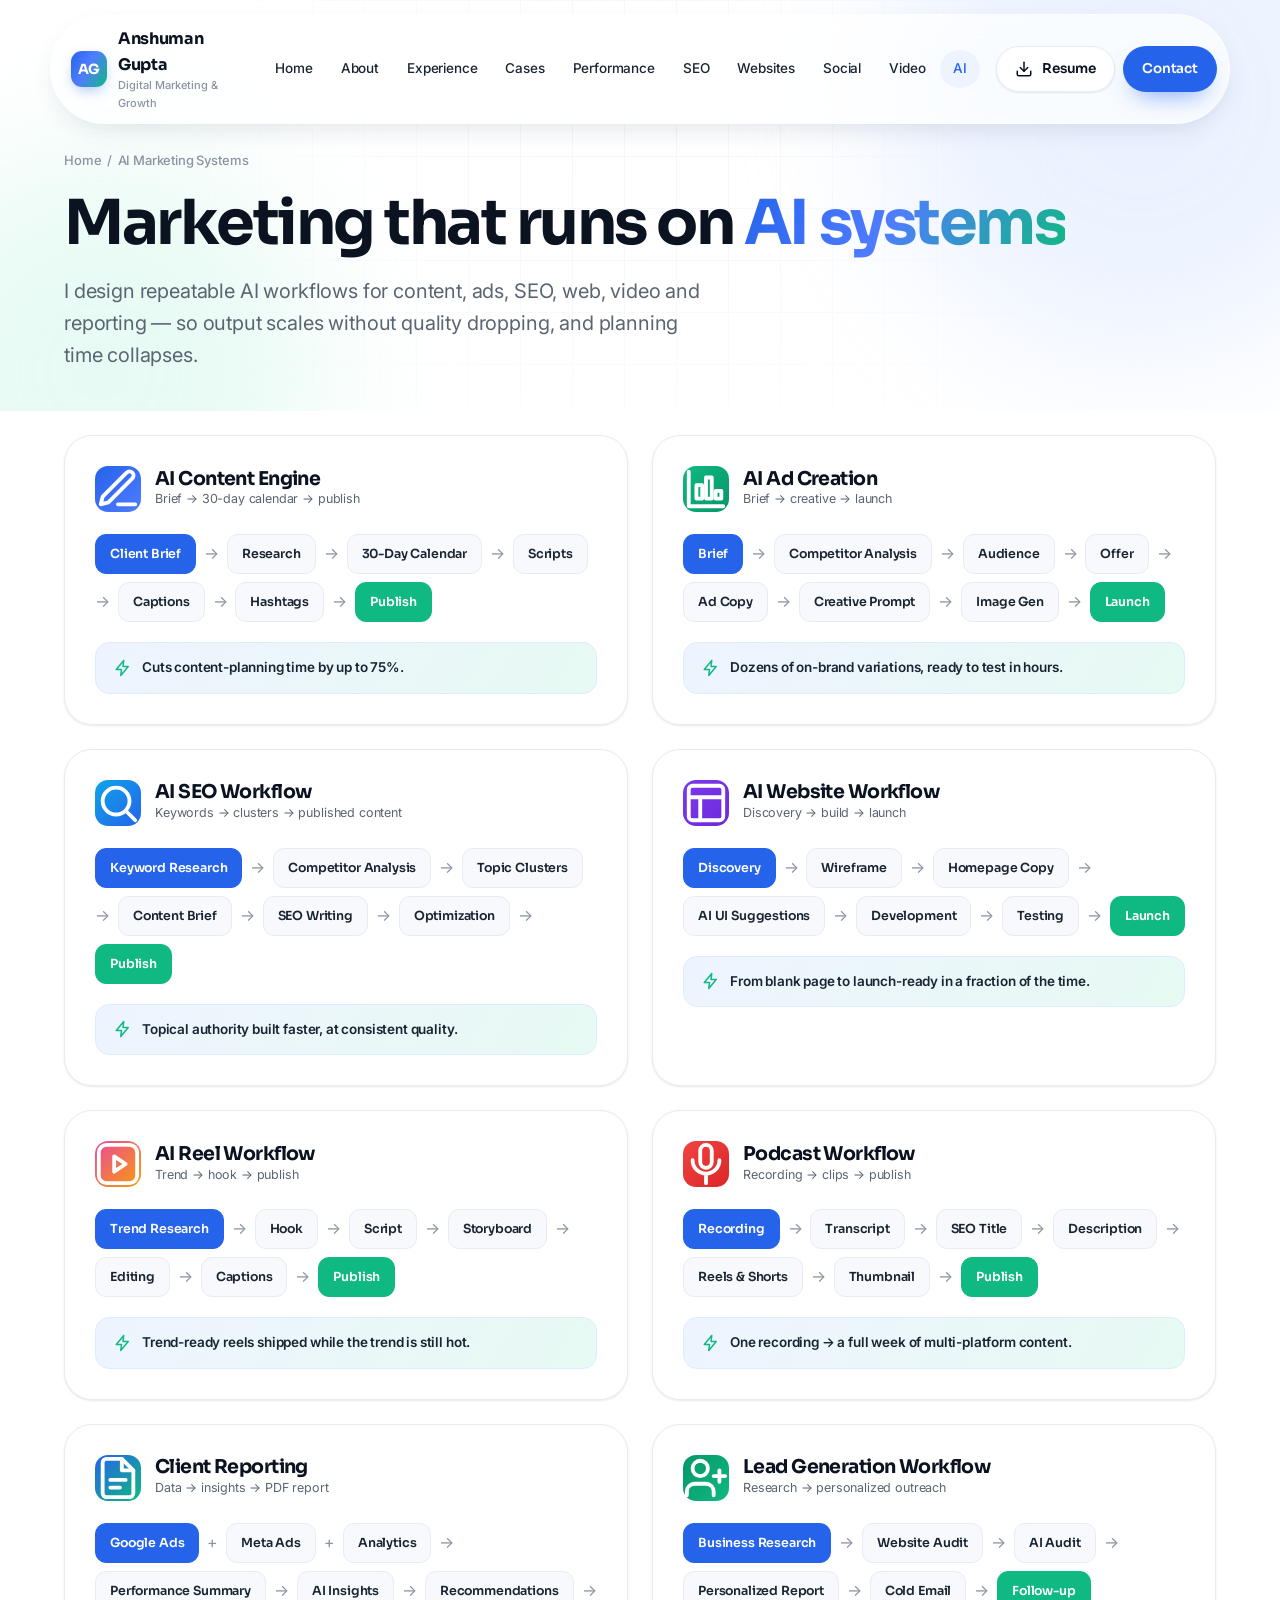
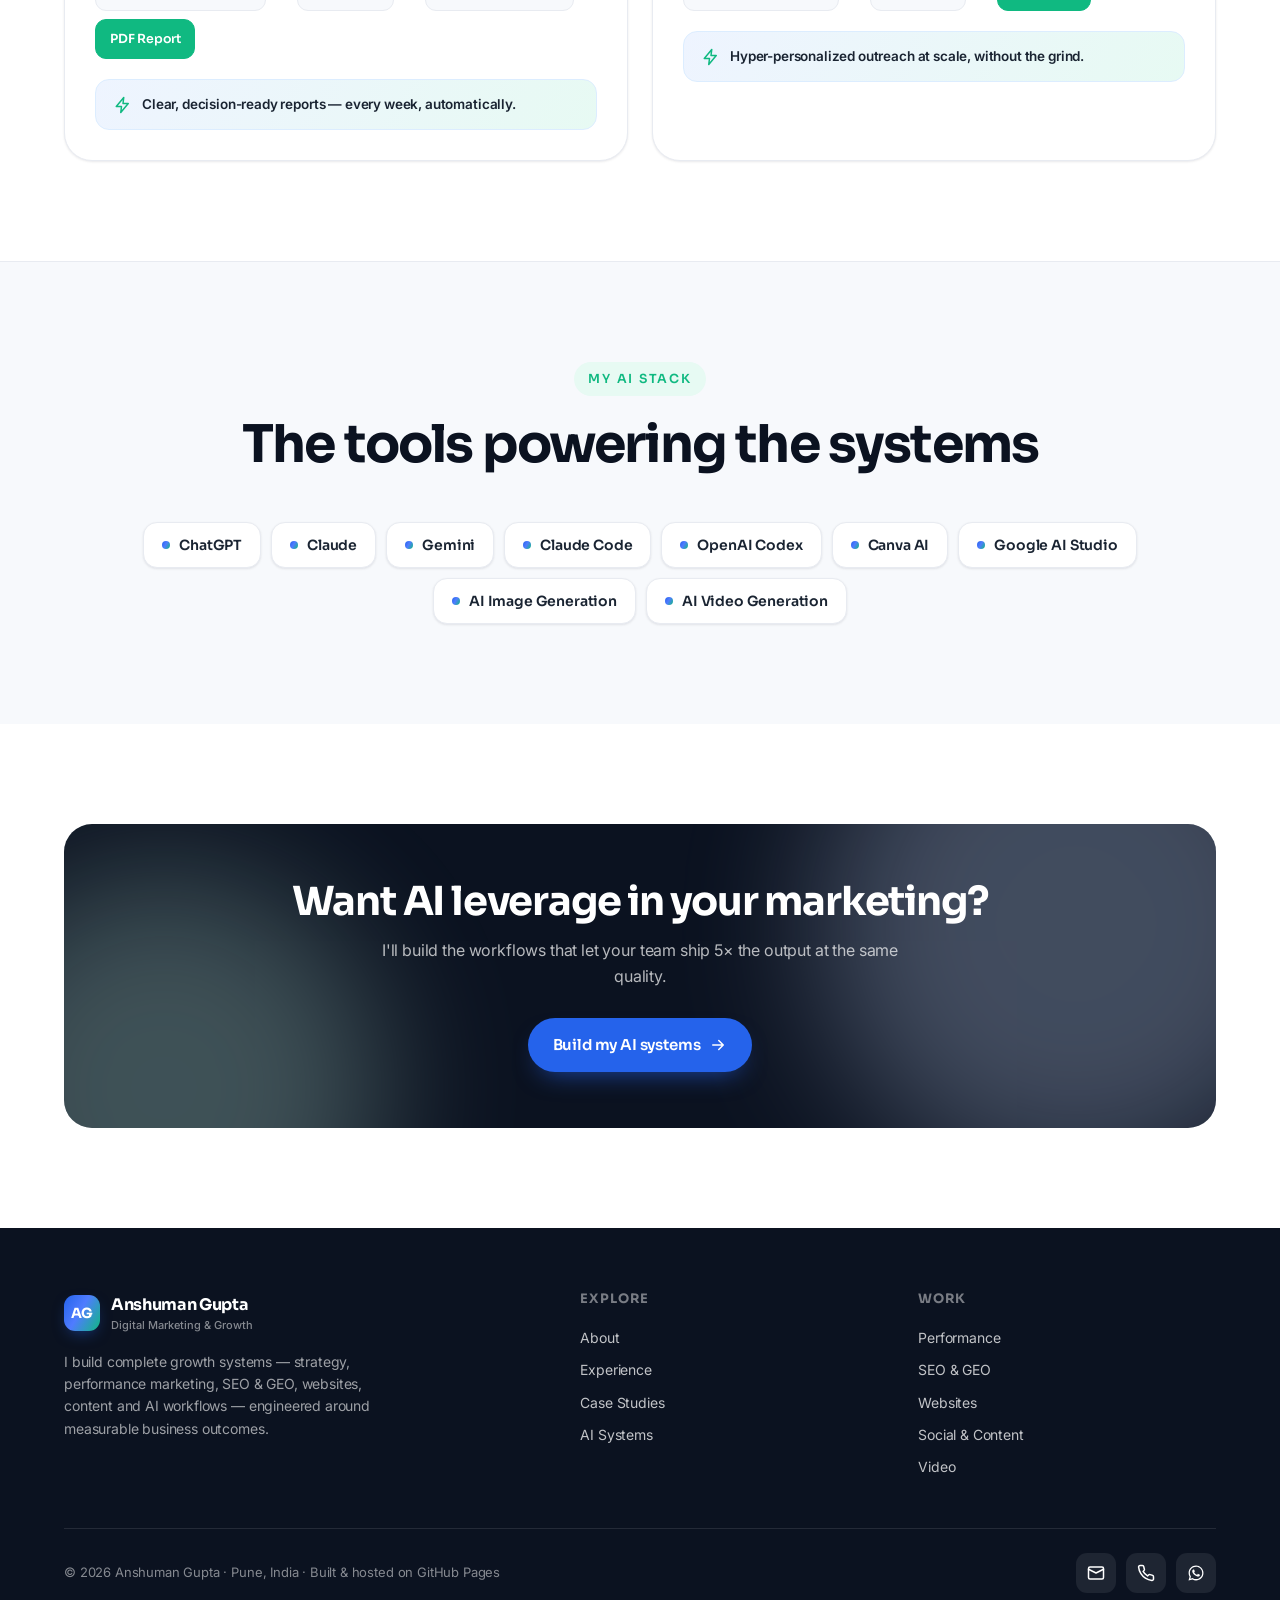
<file: ai-systems.html>
<!DOCTYPE html>
<html lang="en">
<head>
<meta charset="UTF-8">
<meta name="viewport" content="width=device-width, initial-scale=1.0">
<title>AI Marketing Systems — Anshuman Gupta</title>
<meta name="description" content="AI marketing systems — content engine, ad creation, SEO, website, reel, podcast, reporting and lead-gen workflows that cut planning time up to 75%.">
<link rel="preconnect" href="https://fonts.googleapis.com">
<link rel="preconnect" href="https://fonts.gstatic.com" crossorigin>
<link href="https://fonts.googleapis.com/css2?family=Sora:wght@400;500;600;700;800&family=Inter:wght@400;500;600;700&display=swap" rel="stylesheet">
<link rel="stylesheet" href="assets/css/style.css">
</head>
<body>

<header class="page-head">
  <div class="hero-bg"><span class="blob b1"></span><span class="blob b2"></span><span class="grid-fade"></span></div>
  <div class="wrap">
    <div class="breadcrumb reveal"><a href="index.html">Home</a> &nbsp;/&nbsp; AI Marketing Systems</div>
    <h1 class="reveal" data-d="1">Marketing that runs on <span class="grad-text">AI systems</span></h1>
    <p class="lead reveal" data-d="2">I design repeatable AI workflows for content, ads, SEO, web, video and reporting — so output scales without quality dropping, and planning time collapses.</p>
  </div>
</header>

<section style="padding-top:24px">
  <div class="wrap">
    <div class="grid g-2" style="gap:24px">

      <!-- Content Engine -->
      <div class="flow reveal">
        <div class="flow-head"><span class="ic" style="background:linear-gradient(135deg,#2563EB,#4f7cff)"><svg viewBox="0 0 24 24" fill="none" stroke="#fff" stroke-width="2" stroke-linecap="round" stroke-linejoin="round"><path d="M12 20h9M16.5 3.5a2.1 2.1 0 0 1 3 3L7 19l-4 1 1-4Z"/></svg></span><div><h3>AI Content Engine</h3><div class="sub">Brief → 30-day calendar → publish</div></div></div>
        <div class="flow-steps">
          <span class="step hl">Client Brief</span><span class="arrow">→</span><span class="step">Research</span><span class="arrow">→</span><span class="step">30-Day Calendar</span><span class="arrow">→</span><span class="step">Scripts</span><span class="arrow">→</span><span class="step">Captions</span><span class="arrow">→</span><span class="step">Hashtags</span><span class="arrow">→</span><span class="step hl2">Publish</span>
        </div>
        <div class="flow-result"><svg viewBox="0 0 24 24" fill="none" stroke="currentColor" stroke-width="2" stroke-linecap="round" stroke-linejoin="round"><path d="M13 2 3 14h7l-1 8 10-12h-7z"/></svg>Cuts content-planning time by up to 75%.</div>
      </div>

      <!-- Ad Creation -->
      <div class="flow reveal" data-d="1">
        <div class="flow-head"><span class="ic" style="background:linear-gradient(135deg,#10B981,#059669)"><svg viewBox="0 0 24 24" fill="none" stroke="#fff" stroke-width="2" stroke-linecap="round" stroke-linejoin="round"><path d="M3 3v18h18"/><rect x="7" y="10" width="3" height="7"/><rect x="12" y="6" width="3" height="11"/><rect x="17" y="13" width="3" height="4"/></svg></span><div><h3>AI Ad Creation</h3><div class="sub">Brief → creative → launch</div></div></div>
        <div class="flow-steps">
          <span class="step hl">Brief</span><span class="arrow">→</span><span class="step">Competitor Analysis</span><span class="arrow">→</span><span class="step">Audience</span><span class="arrow">→</span><span class="step">Offer</span><span class="arrow">→</span><span class="step">Ad Copy</span><span class="arrow">→</span><span class="step">Creative Prompt</span><span class="arrow">→</span><span class="step">Image Gen</span><span class="arrow">→</span><span class="step hl2">Launch</span>
        </div>
        <div class="flow-result"><svg viewBox="0 0 24 24" fill="none" stroke="currentColor" stroke-width="2" stroke-linecap="round" stroke-linejoin="round"><path d="M13 2 3 14h7l-1 8 10-12h-7z"/></svg>Dozens of on-brand variations, ready to test in hours.</div>
      </div>

      <!-- SEO -->
      <div class="flow reveal">
        <div class="flow-head"><span class="ic" style="background:linear-gradient(135deg,#0ea5e9,#2563EB)"><svg viewBox="0 0 24 24" fill="none" stroke="#fff" stroke-width="2" stroke-linecap="round" stroke-linejoin="round"><circle cx="11" cy="11" r="7"/><path d="m21 21-4.3-4.3"/></svg></span><div><h3>AI SEO Workflow</h3><div class="sub">Keywords → clusters → published content</div></div></div>
        <div class="flow-steps">
          <span class="step hl">Keyword Research</span><span class="arrow">→</span><span class="step">Competitor Analysis</span><span class="arrow">→</span><span class="step">Topic Clusters</span><span class="arrow">→</span><span class="step">Content Brief</span><span class="arrow">→</span><span class="step">SEO Writing</span><span class="arrow">→</span><span class="step">Optimization</span><span class="arrow">→</span><span class="step hl2">Publish</span>
        </div>
        <div class="flow-result"><svg viewBox="0 0 24 24" fill="none" stroke="currentColor" stroke-width="2" stroke-linecap="round" stroke-linejoin="round"><path d="M13 2 3 14h7l-1 8 10-12h-7z"/></svg>Topical authority built faster, at consistent quality.</div>
      </div>

      <!-- Website -->
      <div class="flow reveal" data-d="1">
        <div class="flow-head"><span class="ic" style="background:linear-gradient(135deg,#7c3aed,#6d28d9)"><svg viewBox="0 0 24 24" fill="none" stroke="#fff" stroke-width="2" stroke-linecap="round" stroke-linejoin="round"><rect x="3" y="3" width="18" height="18" rx="2"/><path d="M3 9h18M9 21V9"/></svg></span><div><h3>AI Website Workflow</h3><div class="sub">Discovery → build → launch</div></div></div>
        <div class="flow-steps">
          <span class="step hl">Discovery</span><span class="arrow">→</span><span class="step">Wireframe</span><span class="arrow">→</span><span class="step">Homepage Copy</span><span class="arrow">→</span><span class="step">AI UI Suggestions</span><span class="arrow">→</span><span class="step">Development</span><span class="arrow">→</span><span class="step">Testing</span><span class="arrow">→</span><span class="step hl2">Launch</span>
        </div>
        <div class="flow-result"><svg viewBox="0 0 24 24" fill="none" stroke="currentColor" stroke-width="2" stroke-linecap="round" stroke-linejoin="round"><path d="M13 2 3 14h7l-1 8 10-12h-7z"/></svg>From blank page to launch-ready in a fraction of the time.</div>
      </div>

      <!-- Reel -->
      <div class="flow reveal">
        <div class="flow-head"><span class="ic" style="background:linear-gradient(135deg,#ec4899,#f59e0b)"><svg viewBox="0 0 24 24" fill="none" stroke="#fff" stroke-width="2" stroke-linecap="round" stroke-linejoin="round"><rect x="2" y="2" width="20" height="20" rx="4"/><path d="m10 8 6 4-6 4z"/></svg></span><div><h3>AI Reel Workflow</h3><div class="sub">Trend → hook → publish</div></div></div>
        <div class="flow-steps">
          <span class="step hl">Trend Research</span><span class="arrow">→</span><span class="step">Hook</span><span class="arrow">→</span><span class="step">Script</span><span class="arrow">→</span><span class="step">Storyboard</span><span class="arrow">→</span><span class="step">Editing</span><span class="arrow">→</span><span class="step">Captions</span><span class="arrow">→</span><span class="step hl2">Publish</span>
        </div>
        <div class="flow-result"><svg viewBox="0 0 24 24" fill="none" stroke="currentColor" stroke-width="2" stroke-linecap="round" stroke-linejoin="round"><path d="M13 2 3 14h7l-1 8 10-12h-7z"/></svg>Trend-ready reels shipped while the trend is still hot.</div>
      </div>

      <!-- Podcast -->
      <div class="flow reveal" data-d="1">
        <div class="flow-head"><span class="ic" style="background:linear-gradient(135deg,#ef4444,#dc2626)"><svg viewBox="0 0 24 24" fill="none" stroke="#fff" stroke-width="2" stroke-linecap="round" stroke-linejoin="round"><rect x="9" y="2" width="6" height="12" rx="3"/><path d="M5 10a7 7 0 0 0 14 0M12 17v5"/></svg></span><div><h3>Podcast Workflow</h3><div class="sub">Recording → clips → publish</div></div></div>
        <div class="flow-steps">
          <span class="step hl">Recording</span><span class="arrow">→</span><span class="step">Transcript</span><span class="arrow">→</span><span class="step">SEO Title</span><span class="arrow">→</span><span class="step">Description</span><span class="arrow">→</span><span class="step">Reels &amp; Shorts</span><span class="arrow">→</span><span class="step">Thumbnail</span><span class="arrow">→</span><span class="step hl2">Publish</span>
        </div>
        <div class="flow-result"><svg viewBox="0 0 24 24" fill="none" stroke="currentColor" stroke-width="2" stroke-linecap="round" stroke-linejoin="round"><path d="M13 2 3 14h7l-1 8 10-12h-7z"/></svg>One recording → a full week of multi-platform content.</div>
      </div>

      <!-- Reporting -->
      <div class="flow reveal">
        <div class="flow-head"><span class="ic" style="background:linear-gradient(135deg,#2563EB,#10B981)"><svg viewBox="0 0 24 24" fill="none" stroke="#fff" stroke-width="2" stroke-linecap="round" stroke-linejoin="round"><path d="M14 2H6a2 2 0 0 0-2 2v16a2 2 0 0 0 2 2h12a2 2 0 0 0 2-2V8z"/><path d="M14 2v6h6M8 13h8M8 17h5"/></svg></span><div><h3>Client Reporting</h3><div class="sub">Data → insights → PDF report</div></div></div>
        <div class="flow-steps">
          <span class="step hl">Google Ads</span><span class="arrow">+</span><span class="step">Meta Ads</span><span class="arrow">+</span><span class="step">Analytics</span><span class="arrow">→</span><span class="step">Performance Summary</span><span class="arrow">→</span><span class="step">AI Insights</span><span class="arrow">→</span><span class="step">Recommendations</span><span class="arrow">→</span><span class="step hl2">PDF Report</span>
        </div>
        <div class="flow-result"><svg viewBox="0 0 24 24" fill="none" stroke="currentColor" stroke-width="2" stroke-linecap="round" stroke-linejoin="round"><path d="M13 2 3 14h7l-1 8 10-12h-7z"/></svg>Clear, decision-ready reports — every week, automatically.</div>
      </div>

      <!-- Lead Gen -->
      <div class="flow reveal" data-d="1">
        <div class="flow-head"><span class="ic" style="background:linear-gradient(135deg,#059669,#10B981)"><svg viewBox="0 0 24 24" fill="none" stroke="#fff" stroke-width="2" stroke-linecap="round" stroke-linejoin="round"><path d="M16 21v-2a4 4 0 0 0-4-4H6a4 4 0 0 0-4 4v2"/><circle cx="9" cy="7" r="4"/><path d="M22 11h-6M19 8v6"/></svg></span><div><h3>Lead Generation Workflow</h3><div class="sub">Research → personalized outreach</div></div></div>
        <div class="flow-steps">
          <span class="step hl">Business Research</span><span class="arrow">→</span><span class="step">Website Audit</span><span class="arrow">→</span><span class="step">AI Audit</span><span class="arrow">→</span><span class="step">Personalized Report</span><span class="arrow">→</span><span class="step">Cold Email</span><span class="arrow">→</span><span class="step hl2">Follow-up</span>
        </div>
        <div class="flow-result"><svg viewBox="0 0 24 24" fill="none" stroke="currentColor" stroke-width="2" stroke-linecap="round" stroke-linejoin="round"><path d="M13 2 3 14h7l-1 8 10-12h-7z"/></svg>Hyper-personalized outreach at scale, without the grind.</div>
      </div>

    </div>
  </div>
</section>

<!-- AI STACK -->
<section style="background:var(--bg-soft);border-top:1px solid var(--line)">
  <div class="wrap">
    <div class="center mb-l"><span class="eyebrow green reveal">My AI stack</span><h2 class="title reveal" data-d="1">The tools powering the systems</h2></div>
    <div class="stack reveal" data-d="2">
      <span class="s"><span class="d"></span>ChatGPT</span>
      <span class="s"><span class="d"></span>Claude</span>
      <span class="s"><span class="d"></span>Gemini</span>
      <span class="s"><span class="d"></span>Claude Code</span>
      <span class="s"><span class="d"></span>OpenAI Codex</span>
      <span class="s"><span class="d"></span>Canva AI</span>
      <span class="s"><span class="d"></span>Google AI Studio</span>
      <span class="s"><span class="d"></span>AI Image Generation</span>
      <span class="s"><span class="d"></span>AI Video Generation</span>
    </div>
  </div>
</section>

<section>
  <div class="wrap"><div class="cta-band reveal"><span class="blob b1"></span><span class="blob b2"></span>
    <div style="position:relative"><h2>Want AI leverage in your marketing?</h2><p>I'll build the workflows that let your team ship 5× the output at the same quality.</p>
      <div class="btns"><a class="btn btn-blue" href="contact.html">Build my AI systems<svg viewBox="0 0 24 24" fill="none" stroke="currentColor" stroke-width="2" stroke-linecap="round" stroke-linejoin="round"><path d="M5 12h14M13 6l6 6-6 6"/></svg></a></div></div>
  </div></div>
</section>

<script src="assets/js/data.js"></script>
<script src="assets/js/main.js"></script>
</body>
</html>
</file>
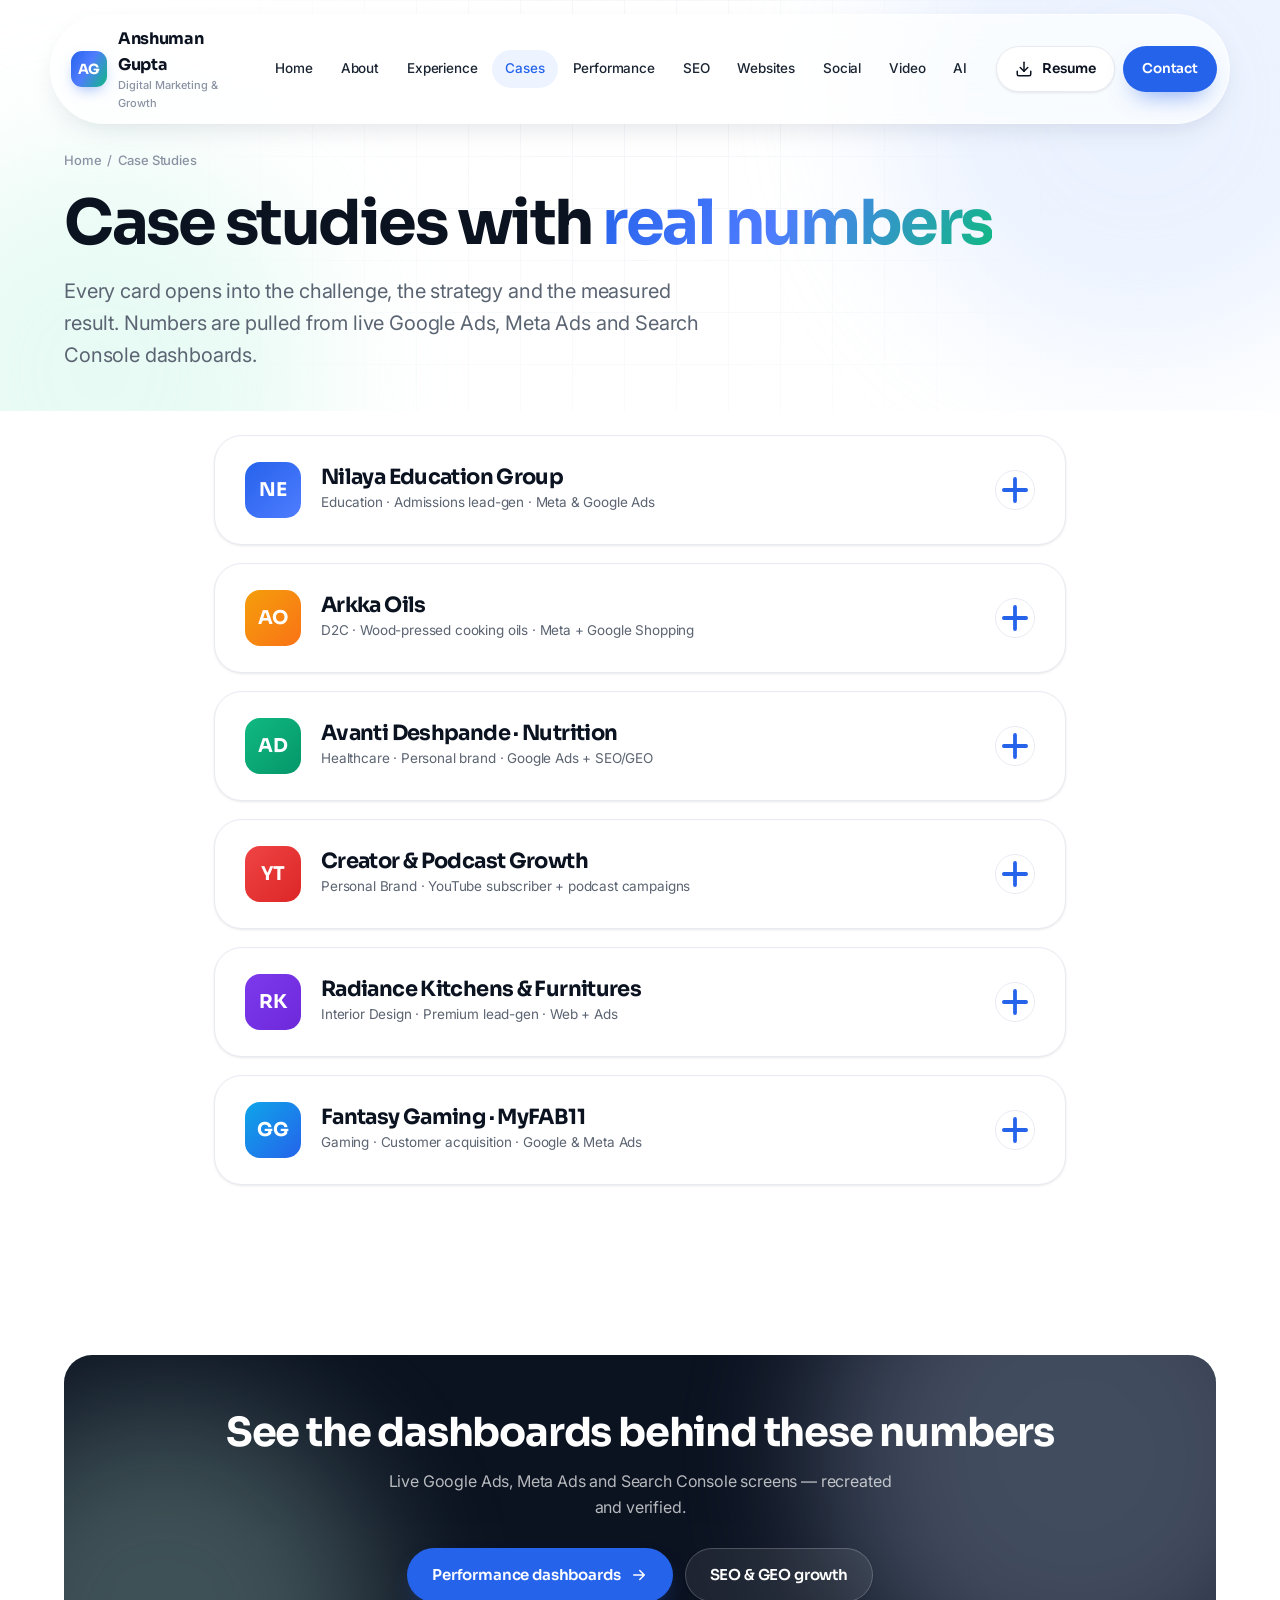
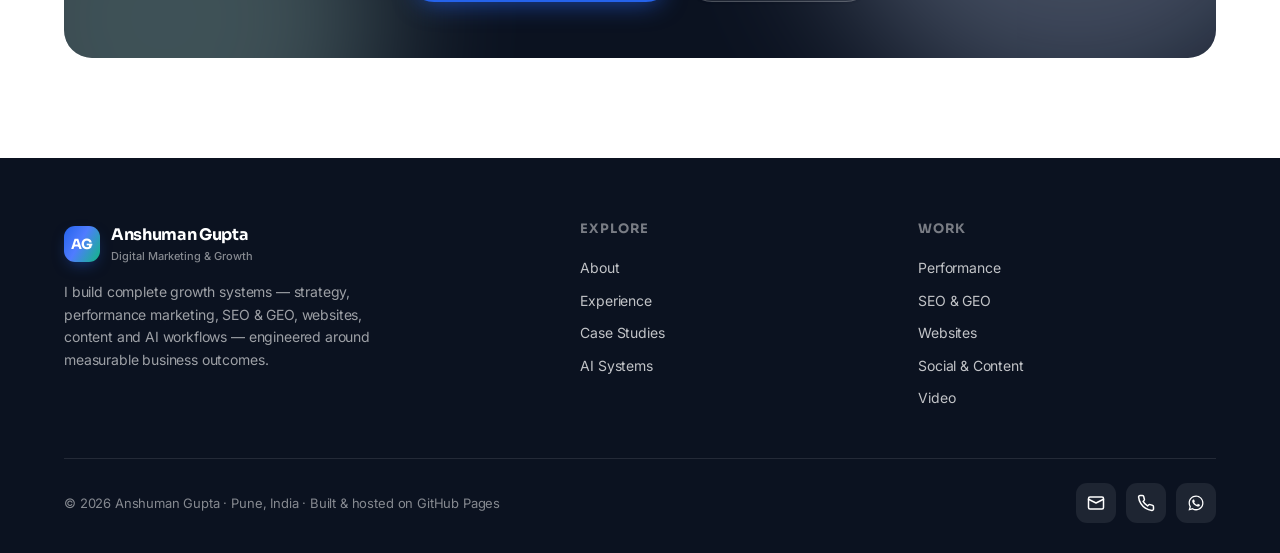
<file: case-studies.html>
<!DOCTYPE html>
<html lang="en">
<head>
<meta charset="UTF-8">
<meta name="viewport" content="width=device-width, initial-scale=1.0">
<title>Case Studies — Anshuman Gupta</title>
<meta name="description" content="Growth case studies — Nilaya Education, Arkka Oils, Avanti Deshpande, creator/podcast growth, Radiance Kitchens and gaming. Real dashboards, real numbers.">
<link rel="preconnect" href="https://fonts.googleapis.com">
<link rel="preconnect" href="https://fonts.gstatic.com" crossorigin>
<link href="https://fonts.googleapis.com/css2?family=Sora:wght@400;500;600;700;800&family=Inter:wght@400;500;600;700&display=swap" rel="stylesheet">
<link rel="stylesheet" href="assets/css/style.css">
</head>
<body>

<header class="page-head">
  <div class="hero-bg"><span class="blob b1"></span><span class="blob b2"></span><span class="grid-fade"></span></div>
  <div class="wrap">
    <div class="breadcrumb reveal"><a href="index.html">Home</a> &nbsp;/&nbsp; Case Studies</div>
    <h1 class="reveal" data-d="1">Case studies with <span class="grad-text">real numbers</span></h1>
    <p class="lead reveal" data-d="2">Every card opens into the challenge, the strategy and the measured result. Numbers are pulled from live Google Ads, Meta Ads and Search Console dashboards.</p>
  </div>
</header>

<section style="padding-top:24px">
  <div class="wrap" style="max-width:900px">
    <div class="grid" style="gap:18px">

      <!-- Nilaya -->
      <div class="cs reveal">
        <div class="cs-head">
          <div class="cs-logo" style="background:linear-gradient(135deg,#2563EB,#4f7cff)">NE</div>
          <div><h3>Nilaya Education Group</h3><div class="sub">Education · Admissions lead-gen · Meta &amp; Google Ads</div></div>
          <div class="toggle"><svg viewBox="0 0 24 24" fill="none" stroke="currentColor" stroke-width="2.4" stroke-linecap="round"><path d="M12 5v14M5 12h14"/></svg></div>
        </div>
        <div class="cs-body"><div class="cs-inner">
          <div class="cs-metrics">
            <div class="cs-metric"><div class="v">2,490+</div><div class="k">Admission leads</div></div>
            <div class="cs-metric green"><div class="v">₹82</div><div class="k">Best cost / lead</div></div>
            <div class="cs-metric"><div class="v">465</div><div class="k">Leads · top campaign</div></div>
          </div>
          <div class="cs-cols">
            <div class="cs-block"><h4>Challenge</h4><p>Fill seats across multiple institutions (BCom, BBA, CAFM streams) with qualified admission enquiries — season after season, at a predictable cost.</p></div>
            <div class="cs-block"><h4>Strategy</h4><ul class="chk"><li>Always-on Meta lead campaigns per program &amp; intake date</li><li>Google Search for high-intent admission queries</li><li>Landing pages + Google Business Profile + local SEO</li><li>Weekly CPL optimization and creative testing</li></ul></div>
          </div>
          <div class="cs-block mt-m"><h4>Result</h4><p>Across the account, campaigns delivered <b>2,490+ leads</b> with CPL ranging <b>₹82–₹140</b> and CTRs up to <b>2.94%</b>. The best single campaign (Smart BCom) generated <b>465 leads at ₹102</b>. See the live breakdown on the <a href="performance.html" style="color:var(--blue);font-weight:600">Performance page</a>.</p></div>
        </div></div>
      </div>

      <!-- Arkka -->
      <div class="cs reveal">
        <div class="cs-head">
          <div class="cs-logo" style="background:linear-gradient(135deg,#f59e0b,#f97316)">AO</div>
          <div><h3>Arkka Oils</h3><div class="sub">D2C · Wood-pressed cooking oils · Meta + Google Shopping</div></div>
          <div class="toggle"><svg viewBox="0 0 24 24" fill="none" stroke="currentColor" stroke-width="2.4" stroke-linecap="round"><path d="M12 5v14M5 12h14"/></svg></div>
        </div>
        <div class="cs-body"><div class="cs-inner">
          <div class="cs-metrics">
            <div class="cs-metric green"><div class="v">2.7X</div><div class="k">Peak purchase ROAS</div></div>
            <div class="cs-metric"><div class="v">₹21</div><div class="k">Lowest CPC</div></div>
            <div class="cs-metric"><div class="v">31</div><div class="k">Shopping conversions</div></div>
          </div>
          <div class="cs-cols">
            <div class="cs-block"><h4>Challenge</h4><p>Scale a women-owned D2C oil brand profitably — drive repeat purchases of hero SKUs like the ₹349 groundnut oil while keeping acquisition efficient.</p></div>
            <div class="cs-block"><h4>Strategy</h4><ul class="chk"><li>Seasonal Meta sales campaigns (Diwali, Raksha Bandhan, month-end)</li><li>Google Shopping + catalogue for high-intent buyers</li><li>Offer-led creative testing at scale (500+ assets)</li><li>Continuous ROAS &amp; CPC optimization</li></ul></div>
          </div>
          <div class="cs-block mt-m"><h4>Result</h4><p>Meta sales campaigns held a <b>2.0–2.7X purchase ROAS</b> (Raksha Bandhan 2.70X, Diwali 2.62X) with CPCs as low as <b>₹21</b>, while Google Shopping added <b>31 conversions</b> on <b>₹12,107 conv. value</b>. Creatives are in the <a href="social.html" style="color:var(--blue);font-weight:600">content gallery</a>.</p></div>
        </div></div>
      </div>

      <!-- Avanti -->
      <div class="cs reveal">
        <div class="cs-head">
          <div class="cs-logo" style="background:linear-gradient(135deg,#10B981,#059669)">AD</div>
          <div><h3>Avanti Deshpande · Nutrition</h3><div class="sub">Healthcare · Personal brand · Google Ads + SEO/GEO</div></div>
          <div class="toggle"><svg viewBox="0 0 24 24" fill="none" stroke="currentColor" stroke-width="2.4" stroke-linecap="round"><path d="M12 5v14M5 12h14"/></svg></div>
        </div>
        <div class="cs-body"><div class="cs-inner">
          <div class="cs-metrics">
            <div class="cs-metric"><div class="v">196</div><div class="k">Phone-call leads</div></div>
            <div class="cs-metric green"><div class="v">117</div><div class="k">Booked appointments</div></div>
            <div class="cs-metric"><div class="v">253K</div><div class="k">Organic impressions</div></div>
          </div>
          <div class="cs-cols">
            <div class="cs-block"><h4>Challenge</h4><p>Turn a nutritionist's personal brand into a consistent consultation-booking machine — across "best nutritionist", PCOS and gut-health searches.</p></div>
            <div class="cs-block"><h4>Strategy</h4><ul class="chk"><li>High-intent Google Search + call &amp; appointment extensions</li><li>Topic-cluster SEO content for PCOS / gut health / weight</li><li>GEO so the brand surfaces inside AI answers</li><li>Book-appointment &amp; WhatsApp conversion actions</li></ul></div>
          </div>
          <div class="cs-block mt-m"><h4>Result</h4><p>Search campaigns drove <b>196 phone calls</b>, <b>117 booked appointments</b> and <b>2,367 outbound clicks</b>; the "Best Nutritionist" campaign alone reached <b>109K impressions &amp; 12K clicks</b>. In parallel, SEO grew the site to <b>253K impressions / ~2K clicks</b> at avg position <b>6.1</b>. Full graphs on the <a href="seo.html" style="color:var(--blue);font-weight:600">SEO page</a>.</p></div>
        </div></div>
      </div>

      <!-- Creator / Podcast growth -->
      <div class="cs reveal">
        <div class="cs-head">
          <div class="cs-logo" style="background:linear-gradient(135deg,#ef4444,#dc2626)">YT</div>
          <div><h3>Creator &amp; Podcast Growth</h3><div class="sub">Personal Brand · YouTube subscriber + podcast campaigns</div></div>
          <div class="toggle"><svg viewBox="0 0 24 24" fill="none" stroke="currentColor" stroke-width="2.4" stroke-linecap="round"><path d="M12 5v14M5 12h14"/></svg></div>
        </div>
        <div class="cs-body"><div class="cs-inner">
          <div class="cs-metrics">
            <div class="cs-metric"><div class="v">17,853</div><div class="k">Subscribers gained</div></div>
            <div class="cs-metric green"><div class="v">₹3.02</div><div class="k">Cost / subscriber</div></div>
            <div class="cs-metric"><div class="v">1.6M</div><div class="k">Video impressions</div></div>
          </div>
          <div class="cs-cols">
            <div class="cs-block"><h4>Challenge</h4><p>Grow a creator's YouTube channel and promote podcast episodes with founders and experts — cheaply and at scale.</p></div>
            <div class="cs-block"><h4>Strategy</h4><ul class="chk"><li>YouTube subscriber campaign at rock-bottom cost/sub</li><li>Per-episode video view campaigns for each guest</li><li>Thumbnail + hook testing to lift interaction rate</li><li>Full podcast editing pipeline (see AI Systems)</li></ul></div>
          </div>
          <div class="cs-block mt-m"><h4>Result</h4><p>The subscriber campaign delivered <b>17,853 subscribers at ₹3.02 each</b> on <b>1.6M impressions</b> and <b>113K engagements</b>; episode campaigns hit interaction rates up to <b>69%</b>. Watch cuts on the <a href="video.html" style="color:var(--blue);font-weight:600">Video page</a>.</p></div>
        </div></div>
      </div>

      <!-- Radiance -->
      <div class="cs reveal">
        <div class="cs-head">
          <div class="cs-logo" style="background:linear-gradient(135deg,#7c3aed,#6d28d9)">RK</div>
          <div><h3>Radiance Kitchens &amp; Furnitures</h3><div class="sub">Interior Design · Premium lead-gen · Web + Ads</div></div>
          <div class="toggle"><svg viewBox="0 0 24 24" fill="none" stroke="currentColor" stroke-width="2.4" stroke-linecap="round"><path d="M12 5v14M5 12h14"/></svg></div>
        </div>
        <div class="cs-body"><div class="cs-inner">
          <div class="cs-metrics">
            <div class="cs-metric"><div class="v">WordPress</div><div class="k">Site built &amp; optimized</div></div>
            <div class="cs-metric green"><div class="v">Higher</div><div class="k">Lead quality</div></div>
            <div class="cs-metric"><div class="v">Local</div><div class="k">Visibility lift</div></div>
          </div>
          <div class="cs-cols">
            <div class="cs-block"><h4>Challenge</h4><p>Generate premium modular-kitchen &amp; interior enquiries — buyers with real budget, not tyre-kickers.</p></div>
            <div class="cs-block"><h4>Strategy</h4><ul class="chk"><li>Custom WordPress website + dedicated landing pages</li><li>Meta &amp; Google Ads tuned for qualified enquiries</li><li>SEO + speed optimization for local discovery</li><li>Sales &amp; design alignment to raise lead quality</li></ul></div>
          </div>
          <div class="cs-block mt-m"><h4>Result</h4><p>A conversion-focused site plus tightened targeting produced <b>higher-quality interior leads</b> and improved local online visibility for the brand.</p></div>
        </div></div>
      </div>

      <!-- Gaming -->
      <div class="cs reveal">
        <div class="cs-head">
          <div class="cs-logo" style="background:linear-gradient(135deg,#0ea5e9,#2563EB)">GG</div>
          <div><h3>Fantasy Gaming · MyFAB11</h3><div class="sub">Gaming · Customer acquisition · Google &amp; Meta Ads</div></div>
          <div class="toggle"><svg viewBox="0 0 24 24" fill="none" stroke="currentColor" stroke-width="2.4" stroke-linecap="round"><path d="M12 5v14M5 12h14"/></svg></div>
        </div>
        <div class="cs-body"><div class="cs-inner">
          <div class="cs-metrics">
            <div class="cs-metric green"><div class="v">Lower</div><div class="k">Acquisition cost</div></div>
            <div class="cs-metric"><div class="v">Higher</div><div class="k">Campaign efficiency</div></div>
            <div class="cs-metric"><div class="v">Daily</div><div class="k">Budget optimization</div></div>
          </div>
          <div class="cs-cols">
            <div class="cs-block"><h4>Objective</h4><p>Acquire new players for a fantasy-gaming platform efficiently, within tight daily budgets and a competitive CPA environment.</p></div>
            <div class="cs-block"><h4>Strategy</h4><ul class="chk"><li>Google &amp; Meta acquisition campaigns</li><li>Conversion-focused audience &amp; creative testing</li><li>Daily budget &amp; bid optimization</li></ul></div>
          </div>
          <div class="cs-block mt-m"><h4>Result</h4><p>Optimization lowered <b>acquisition costs</b> and improved overall <b>campaign efficiency</b> for new-player sign-ups.</p></div>
        </div></div>
      </div>

    </div>
  </div>
</section>

<section style="padding-top:70px">
  <div class="wrap"><div class="cta-band reveal"><span class="blob b1"></span><span class="blob b2"></span>
    <div style="position:relative"><h2>See the dashboards behind these numbers</h2><p>Live Google Ads, Meta Ads and Search Console screens — recreated and verified.</p>
      <div class="btns"><a class="btn btn-blue" href="performance.html">Performance dashboards<svg viewBox="0 0 24 24" fill="none" stroke="currentColor" stroke-width="2" stroke-linecap="round" stroke-linejoin="round"><path d="M5 12h14M13 6l6 6-6 6"/></svg></a>
      <a class="btn btn-ghost" href="seo.html" style="background:rgba(255,255,255,.08);color:#fff;border-color:rgba(255,255,255,.2)">SEO &amp; GEO growth</a></div></div>
  </div></div>
</section>

<script src="assets/js/data.js"></script>
<script src="assets/js/main.js"></script>
</body>
</html>
</file>
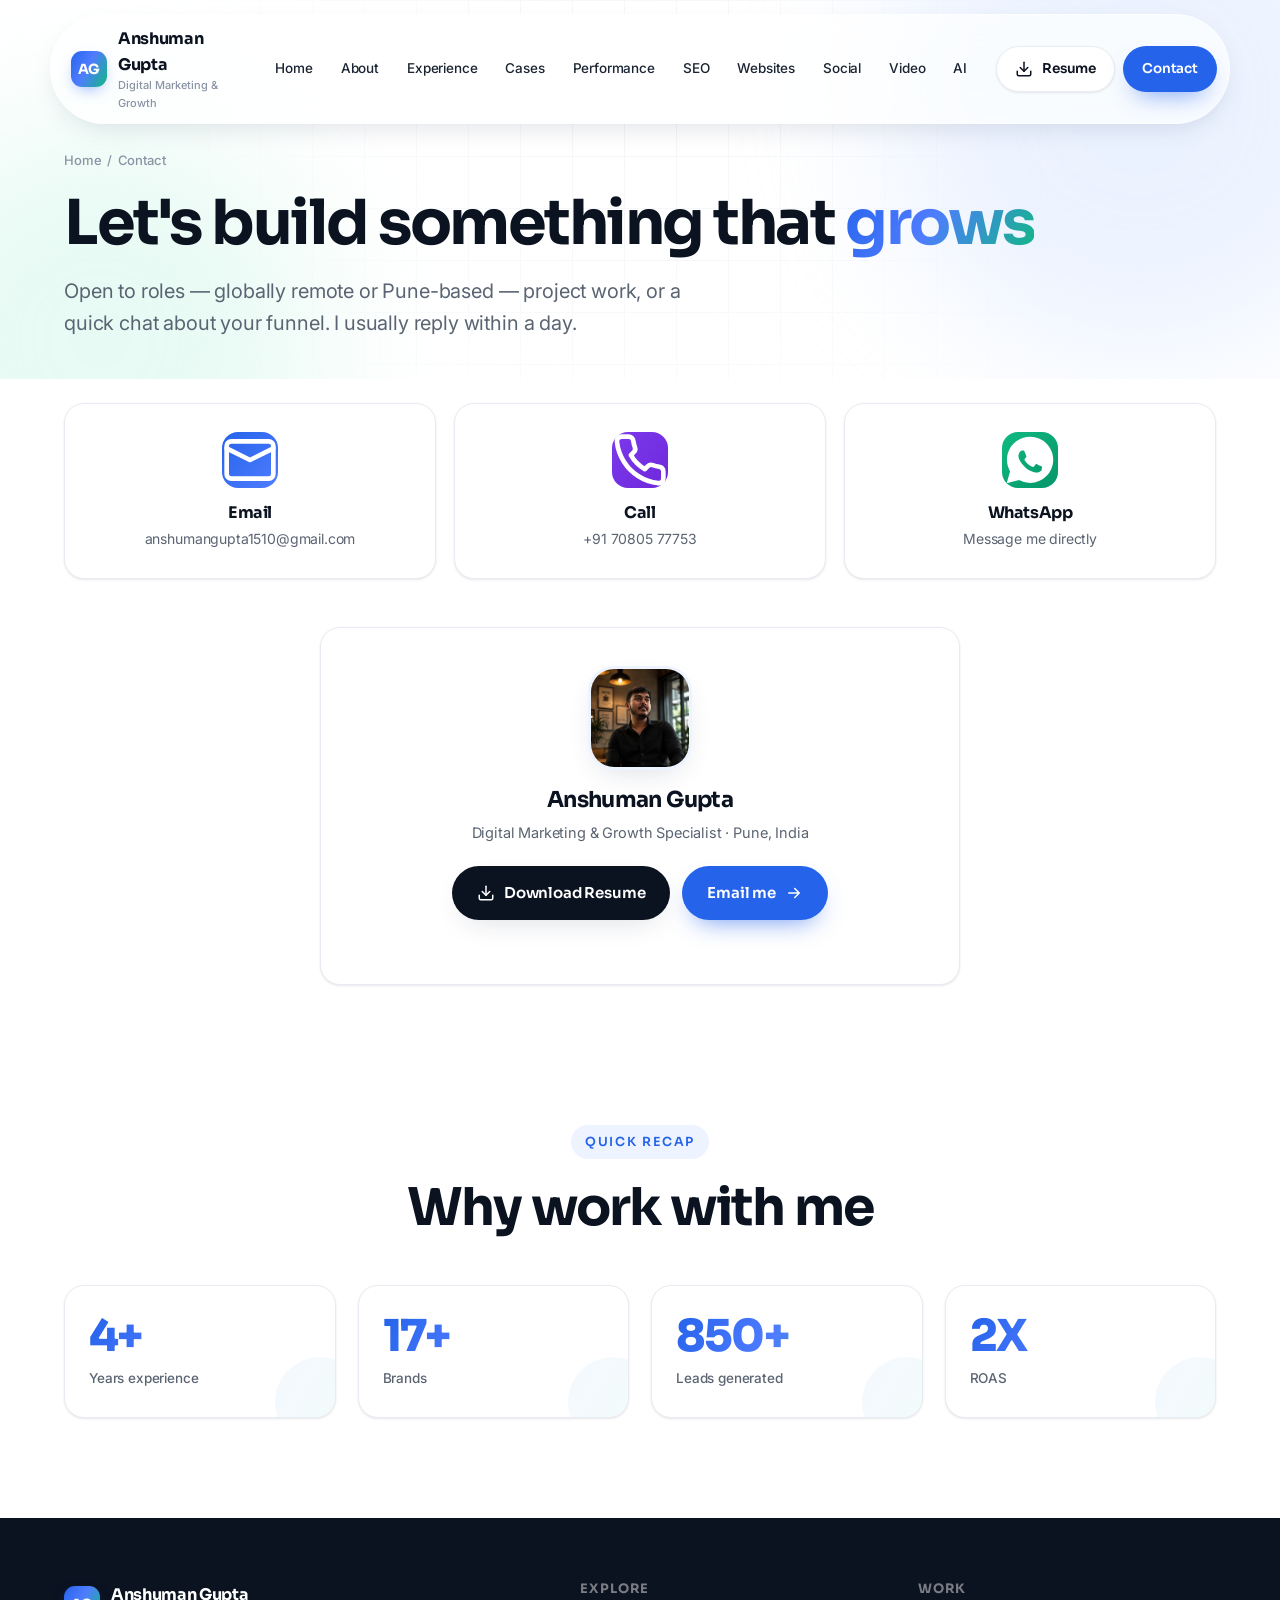
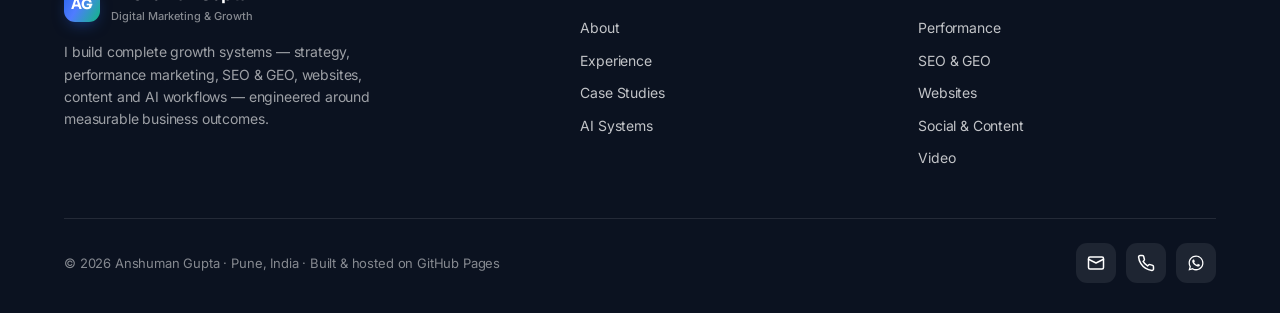
<file: contact.html>
<!DOCTYPE html>
<html lang="en">
<head>
<meta charset="UTF-8">
<meta name="viewport" content="width=device-width, initial-scale=1.0">
<title>Contact — Anshuman Gupta</title>
<meta name="description" content="Get in touch with Anshuman Gupta — Digital Marketing & Growth Specialist. Email, call or WhatsApp, and download the resume.">
<link rel="preconnect" href="https://fonts.googleapis.com">
<link rel="preconnect" href="https://fonts.gstatic.com" crossorigin>
<link href="https://fonts.googleapis.com/css2?family=Sora:wght@400;500;600;700;800&family=Inter:wght@400;500;600;700&display=swap" rel="stylesheet">
<link rel="stylesheet" href="assets/css/style.css">
</head>
<body>

<header class="page-head">
  <div class="hero-bg"><span class="blob b1"></span><span class="blob b2"></span><span class="grid-fade"></span></div>
  <div class="wrap">
    <div class="breadcrumb reveal"><a href="index.html">Home</a> &nbsp;/&nbsp; Contact</div>
    <h1 class="reveal" data-d="1">Let's build something that <span class="grad-text">grows</span></h1>
    <p class="lead reveal" data-d="2">Open to roles — globally remote or Pune-based — project work, or a quick chat about your funnel. I usually reply within a day.</p>
  </div>
</header>

<section style="padding-top:24px">
  <div class="wrap">
    <div class="contact-grid">
      <a class="con-card reveal" href="mailto:anshumangupta1510@gmail.com">
        <div class="ic" style="background:linear-gradient(135deg,#2563EB,#4f7cff)"><svg viewBox="0 0 24 24" fill="none" stroke="#fff" stroke-width="2" stroke-linecap="round" stroke-linejoin="round"><rect x="2" y="4" width="20" height="16" rx="2"/><path d="m22 7-10 5L2 7"/></svg></div>
        <h3>Email</h3><p>anshumangupta1510@gmail.com</p>
      </a>
      <a class="con-card reveal" data-d="1" href="tel:+917080577753">
        <div class="ic" style="background:linear-gradient(135deg,#7c3aed,#6d28d9)"><svg viewBox="0 0 24 24" fill="none" stroke="#fff" stroke-width="2" stroke-linecap="round" stroke-linejoin="round"><path d="M22 16.92v3a2 2 0 0 1-2.18 2 19.79 19.79 0 0 1-8.63-3.07 19.5 19.5 0 0 1-6-6 19.79 19.79 0 0 1-3.07-8.67A2 2 0 0 1 4.11 2h3a2 2 0 0 1 2 1.72c.13.96.36 1.9.7 2.81a2 2 0 0 1-.45 2.11L8.09 9.91a16 16 0 0 0 6 6l1.27-1.27a2 2 0 0 1 2.11-.45c.9.34 1.85.57 2.81.7A2 2 0 0 1 22 16.92z"/></svg></div>
        <h3>Call</h3><p>+91 70805 77753</p>
      </a>
      <a class="con-card reveal" data-d="2" href="https://wa.me/917080577753" target="_blank" rel="noopener">
        <div class="ic" style="background:linear-gradient(135deg,#10B981,#059669)"><svg viewBox="0 0 24 24" fill="#fff"><path d="M12.04 2C6.58 2 2.13 6.45 2.13 11.91c0 1.75.46 3.46 1.32 4.97L2 22l5.25-1.38a9.9 9.9 0 0 0 4.79 1.22h.01c5.46 0 9.9-4.45 9.9-9.91 0-2.65-1.03-5.14-2.9-7.01A9.82 9.82 0 0 0 12.04 2zm5.02 14.16c-.21.58-1.2 1.11-1.68 1.18-.43.06-.98.09-1.58-.1-.36-.12-.83-.27-1.43-.53-2.52-1.09-4.17-3.63-4.29-3.79-.13-.17-1.03-1.36-1.03-2.59s.65-1.84.88-2.09a.92.92 0 0 1 .67-.31c.17 0 .34 0 .48.01.16.01.36-.05.56.43.2.5.7 1.72.76 1.84.06.12.1.27.02.43-.08.16-.12.27-.25.41-.12.14-.26.32-.37.43-.13.13-.25.26-.11.51.15.25.64 1.06 1.38 1.72.94.84 1.74 1.11 1.99 1.23.25.12.4.1.54-.06.15-.17.63-.73.79-.98.17-.25.33-.21.56-.13.22.09 1.44.69 1.69.81.25.12.41.18.47.29.07.11.07.6-.14 1.18z"/></svg></div>
        <h3>WhatsApp</h3><p>Message me directly</p>
      </a>
    </div>

    <div class="center mt-l">
      <div class="card reveal" style="max-width:640px;margin:0 auto;text-align:center;padding:38px">
        <div style="width:104px;height:104px;border-radius:26px;overflow:hidden;margin:0 auto 18px;border:3px solid var(--blue-050);box-shadow:var(--shadow)"><img src="assets/img/anshuman.jpg" alt="Anshuman Gupta" style="width:100%;height:100%;object-fit:cover;object-position:center 25%"></div>
        <h3 style="font-size:22px">Anshuman Gupta</h3>
        <p style="color:var(--slate);margin:6px 0 22px">Digital Marketing &amp; Growth Specialist · Pune, India</p>
        <div class="hero-cta" style="justify-content:center">
          <a class="btn btn-primary" href="assets/files/Anshuman-Gupta-Resume.pdf" download>
            <svg viewBox="0 0 24 24" fill="none" stroke="currentColor" stroke-width="2" stroke-linecap="round" stroke-linejoin="round"><path d="M21 15v4a2 2 0 0 1-2 2H5a2 2 0 0 1-2-2v-4"/><polyline points="7 10 12 15 17 10"/><line x1="12" y1="15" x2="12" y2="3"/></svg>Download Resume</a>
          <a class="btn btn-blue" href="mailto:anshumangupta1510@gmail.com">Email me
            <svg viewBox="0 0 24 24" fill="none" stroke="currentColor" stroke-width="2" stroke-linecap="round" stroke-linejoin="round"><path d="M5 12h14M13 6l6 6-6 6"/></svg></a>
        </div>
      </div>
    </div>
  </div>
</section>

<section style="padding-top:40px">
  <div class="wrap">
    <div class="center mb-l"><span class="eyebrow reveal">Quick recap</span><h2 class="title reveal" data-d="1">Why work with me</h2></div>
    <div class="grid g-4">
      <div class="kpi reveal"><div class="num" data-count="5" data-suf="+">0</div><div class="lbl">Years experience</div></div>
      <div class="kpi reveal" data-d="1"><div class="num" data-count="20" data-suf="+">0</div><div class="lbl">Brands</div></div>
      <div class="kpi reveal" data-d="2"><div class="num" data-count="1000" data-suf="+">0</div><div class="lbl">Leads generated</div></div>
      <div class="kpi reveal" data-d="3"><div class="num" data-count="2" data-suf="X">0</div><div class="lbl">ROAS</div></div>
    </div>
  </div>
</section>

<script src="assets/js/data.js"></script>
<script src="assets/js/main.js"></script>
</body>
</html>
</file>
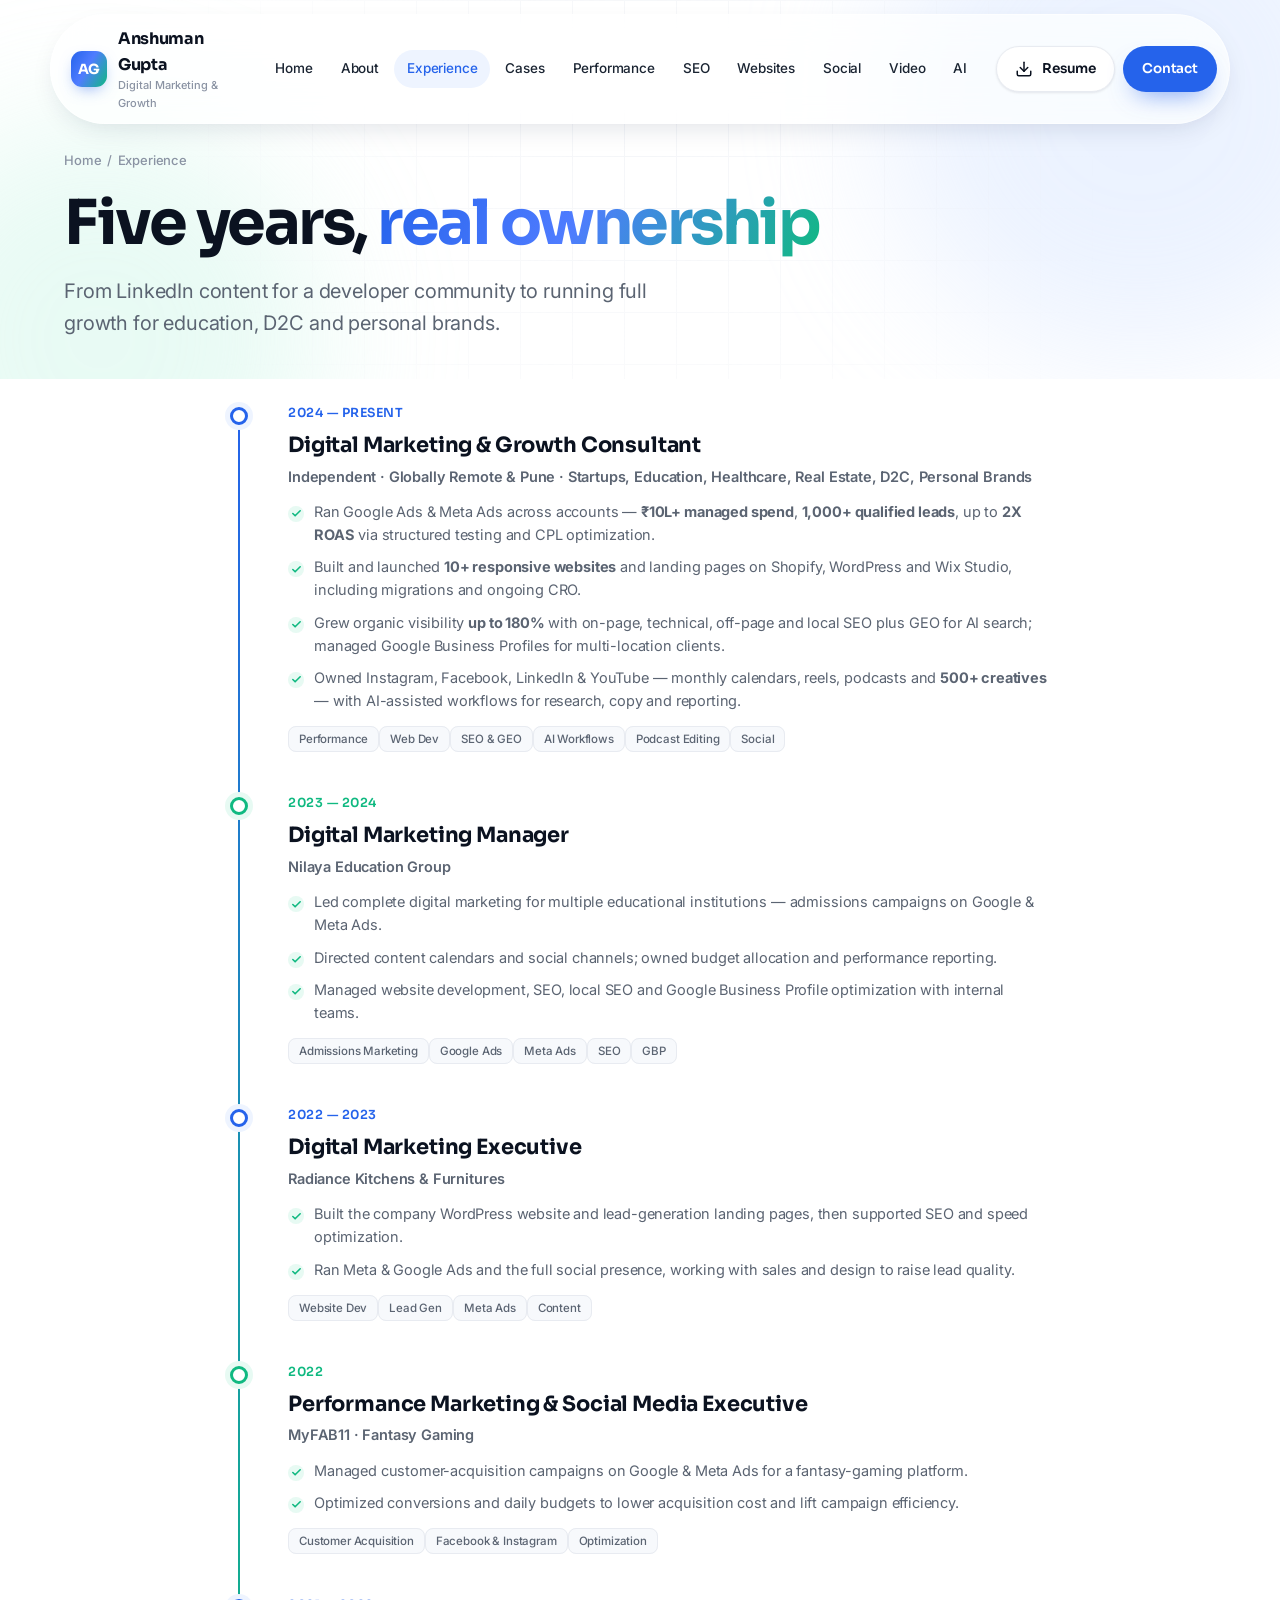
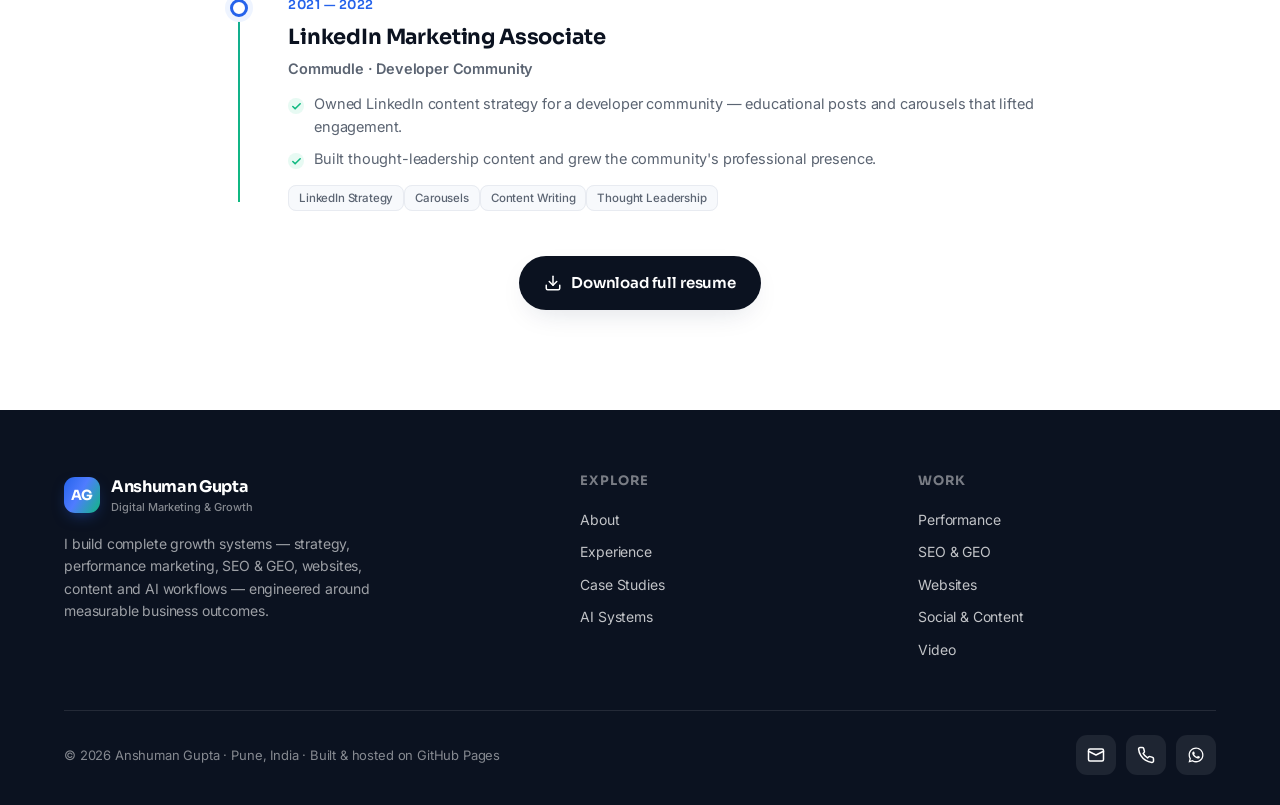
<file: experience.html>
<!DOCTYPE html>
<html lang="en">
<head>
<meta charset="UTF-8">
<meta name="viewport" content="width=device-width, initial-scale=1.0">
<title>Experience — Anshuman Gupta</title>
<meta name="description" content="Anshuman Gupta's professional experience — Digital Marketing & Growth Consultant, Nilaya Education Group, Radiance Kitchens, MyFAB11 and Commudle.">
<link rel="preconnect" href="https://fonts.googleapis.com">
<link rel="preconnect" href="https://fonts.gstatic.com" crossorigin>
<link href="https://fonts.googleapis.com/css2?family=Sora:wght@400;500;600;700;800&family=Inter:wght@400;500;600;700&display=swap" rel="stylesheet">
<link rel="stylesheet" href="assets/css/style.css">
</head>
<body>

<header class="page-head">
  <div class="hero-bg"><span class="blob b1"></span><span class="blob b2"></span><span class="grid-fade"></span></div>
  <div class="wrap">
    <div class="breadcrumb reveal"><a href="index.html">Home</a> &nbsp;/&nbsp; Experience</div>
    <h1 class="reveal" data-d="1">Five years, <span class="grad-text">real ownership</span></h1>
    <p class="lead reveal" data-d="2">From LinkedIn content for a developer community to running full growth for education, D2C and personal brands.</p>
  </div>
</header>

<section style="padding-top:24px">
  <div class="wrap">
    <div class="timeline">

      <div class="tl-item reveal">
        <div class="tl-when">2024 — Present</div>
        <div class="tl-role">Digital Marketing &amp; Growth Consultant</div>
        <div class="tl-co">Independent · Globally Remote &amp; Pune · Startups, Education, Healthcare, Real Estate, D2C, Personal Brands</div>
        <div class="tl-body">
          <ul class="chk">
            <li>Ran Google Ads &amp; Meta Ads across accounts — <b>₹10L+ managed spend</b>, <b>1,000+ qualified leads</b>, up to <b>2X ROAS</b> via structured testing and CPL optimization.</li>
            <li>Built and launched <b>10+ responsive websites</b> and landing pages on Shopify, WordPress and Wix Studio, including migrations and ongoing CRO.</li>
            <li>Grew organic visibility <b>up to 180%</b> with on-page, technical, off-page and local SEO plus GEO for AI search; managed Google Business Profiles for multi-location clients.</li>
            <li>Owned Instagram, Facebook, LinkedIn &amp; YouTube — monthly calendars, reels, podcasts and <b>500+ creatives</b> — with AI-assisted workflows for research, copy and reporting.</li>
          </ul>
          <div class="tags mt-s"><span class="tag">Performance</span><span class="tag">Web Dev</span><span class="tag">SEO &amp; GEO</span><span class="tag">AI Workflows</span><span class="tag">Podcast Editing</span><span class="tag">Social</span></div>
        </div>
      </div>

      <div class="tl-item green reveal">
        <div class="tl-when">2023 — 2024</div>
        <div class="tl-role">Digital Marketing Manager</div>
        <div class="tl-co">Nilaya Education Group</div>
        <div class="tl-body">
          <ul class="chk">
            <li>Led complete digital marketing for multiple educational institutions — admissions campaigns on Google &amp; Meta Ads.</li>
            <li>Directed content calendars and social channels; owned budget allocation and performance reporting.</li>
            <li>Managed website development, SEO, local SEO and Google Business Profile optimization with internal teams.</li>
          </ul>
          <div class="tags mt-s"><span class="tag">Admissions Marketing</span><span class="tag">Google Ads</span><span class="tag">Meta Ads</span><span class="tag">SEO</span><span class="tag">GBP</span></div>
        </div>
      </div>

      <div class="tl-item reveal">
        <div class="tl-when">2022 — 2023</div>
        <div class="tl-role">Digital Marketing Executive</div>
        <div class="tl-co">Radiance Kitchens &amp; Furnitures</div>
        <div class="tl-body">
          <ul class="chk">
            <li>Built the company WordPress website and lead-generation landing pages, then supported SEO and speed optimization.</li>
            <li>Ran Meta &amp; Google Ads and the full social presence, working with sales and design to raise lead quality.</li>
          </ul>
          <div class="tags mt-s"><span class="tag">Website Dev</span><span class="tag">Lead Gen</span><span class="tag">Meta Ads</span><span class="tag">Content</span></div>
        </div>
      </div>

      <div class="tl-item green reveal">
        <div class="tl-when">2022</div>
        <div class="tl-role">Performance Marketing &amp; Social Media Executive</div>
        <div class="tl-co">MyFAB11 · Fantasy Gaming</div>
        <div class="tl-body">
          <ul class="chk">
            <li>Managed customer-acquisition campaigns on Google &amp; Meta Ads for a fantasy-gaming platform.</li>
            <li>Optimized conversions and daily budgets to lower acquisition cost and lift campaign efficiency.</li>
          </ul>
          <div class="tags mt-s"><span class="tag">Customer Acquisition</span><span class="tag">Facebook &amp; Instagram</span><span class="tag">Optimization</span></div>
        </div>
      </div>

      <div class="tl-item reveal">
        <div class="tl-when">2021 — 2022</div>
        <div class="tl-role">LinkedIn Marketing Associate</div>
        <div class="tl-co">Commudle · Developer Community</div>
        <div class="tl-body">
          <ul class="chk">
            <li>Owned LinkedIn content strategy for a developer community — educational posts and carousels that lifted engagement.</li>
            <li>Built thought-leadership content and grew the community's professional presence.</li>
          </ul>
          <div class="tags mt-s"><span class="tag">LinkedIn Strategy</span><span class="tag">Carousels</span><span class="tag">Content Writing</span><span class="tag">Thought Leadership</span></div>
        </div>
      </div>

    </div>

    <div class="center mt-l reveal">
      <a class="btn btn-primary" href="assets/files/Anshuman-Gupta-Resume.pdf" download>
        <svg viewBox="0 0 24 24" fill="none" stroke="currentColor" stroke-width="2" stroke-linecap="round" stroke-linejoin="round"><path d="M21 15v4a2 2 0 0 1-2 2H5a2 2 0 0 1-2-2v-4"/><polyline points="7 10 12 15 17 10"/><line x1="12" y1="15" x2="12" y2="3"/></svg>Download full resume</a>
    </div>
  </div>
</section>

<script src="assets/js/data.js"></script>
<script src="assets/js/main.js"></script>
</body>
</html>
</file>
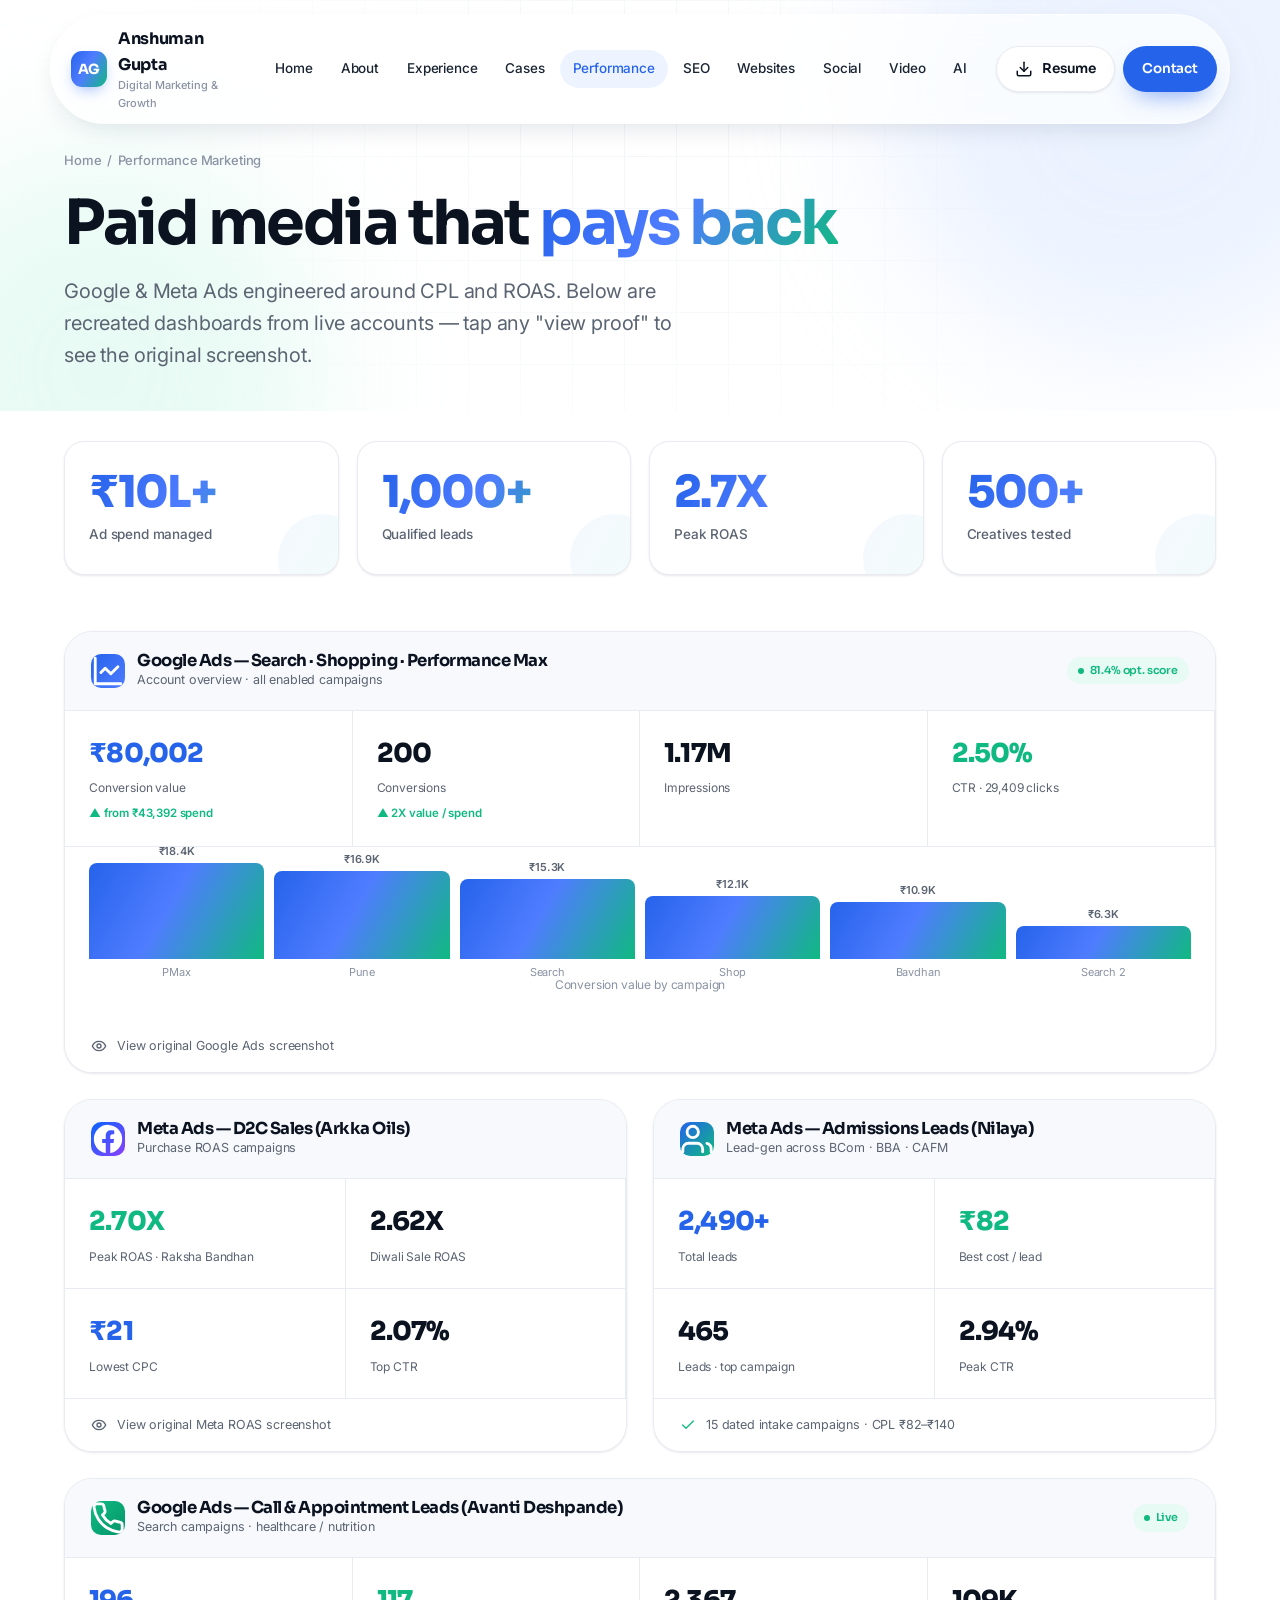
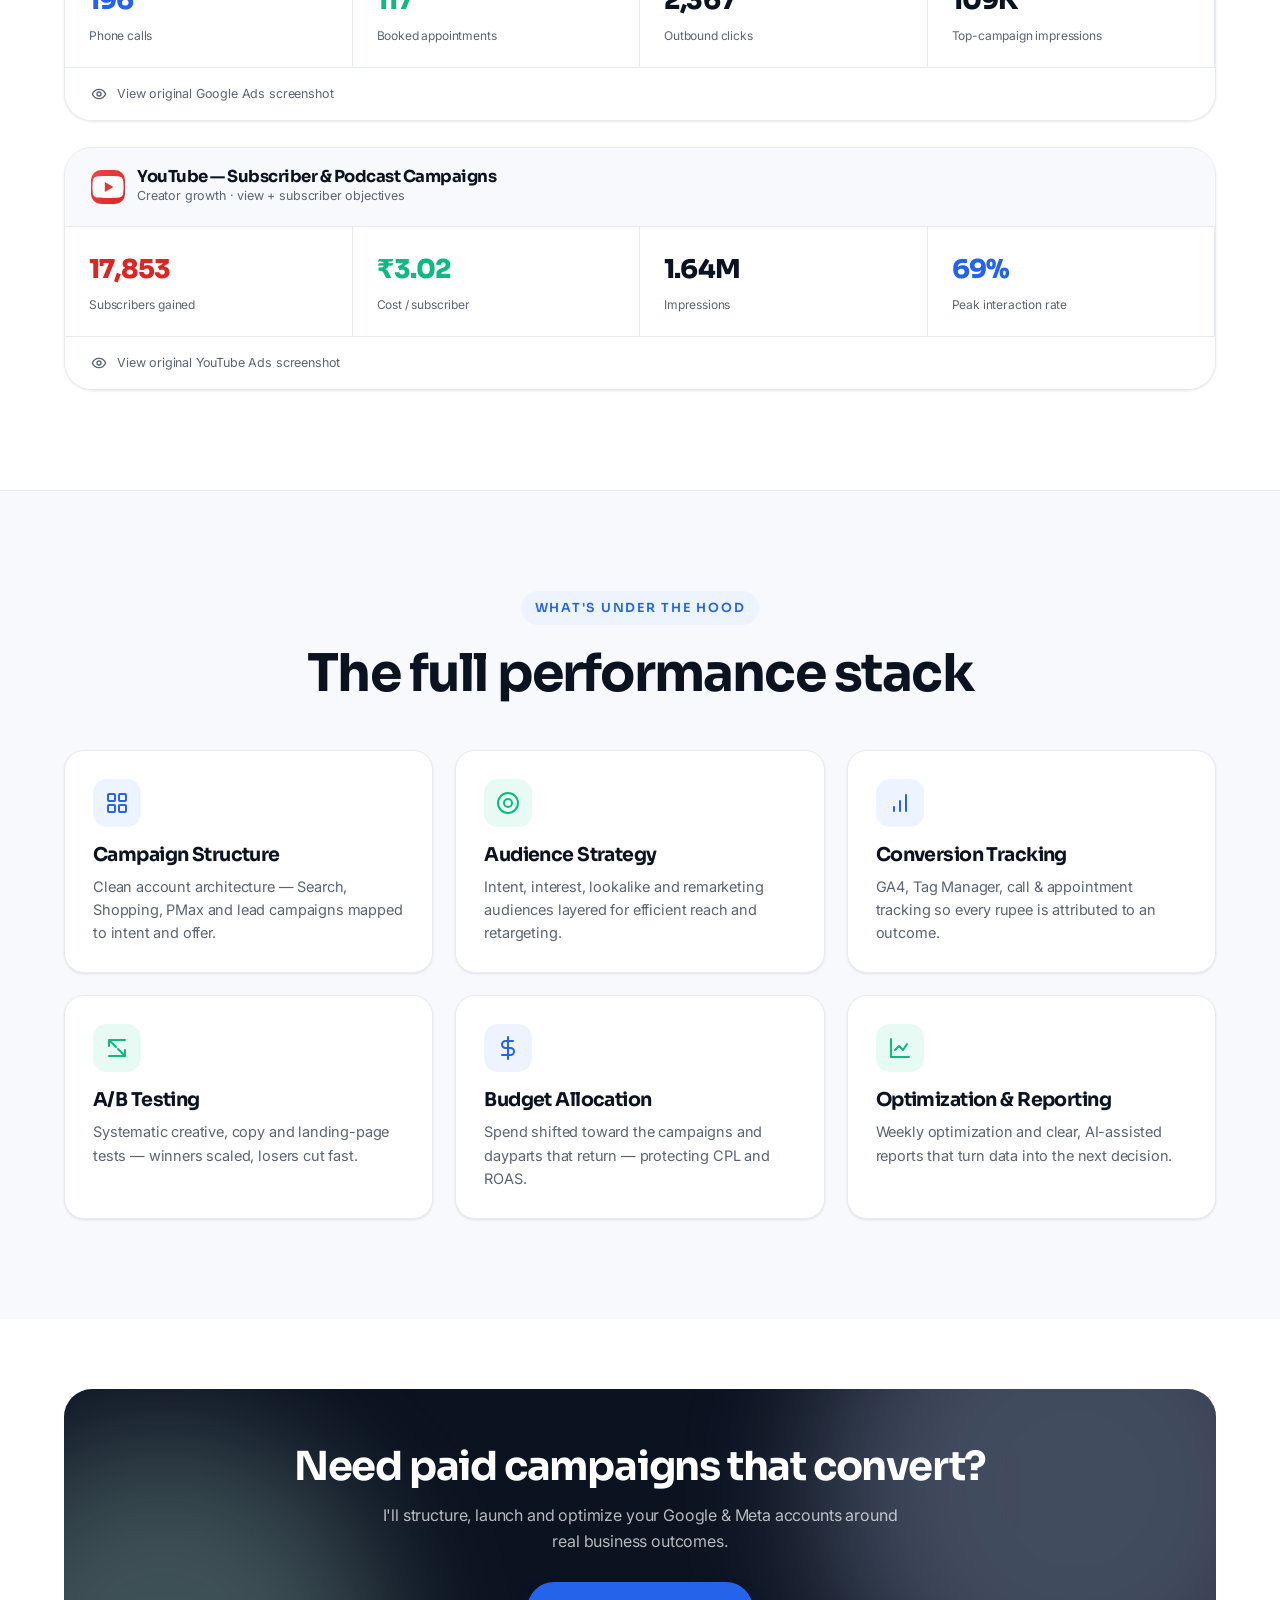
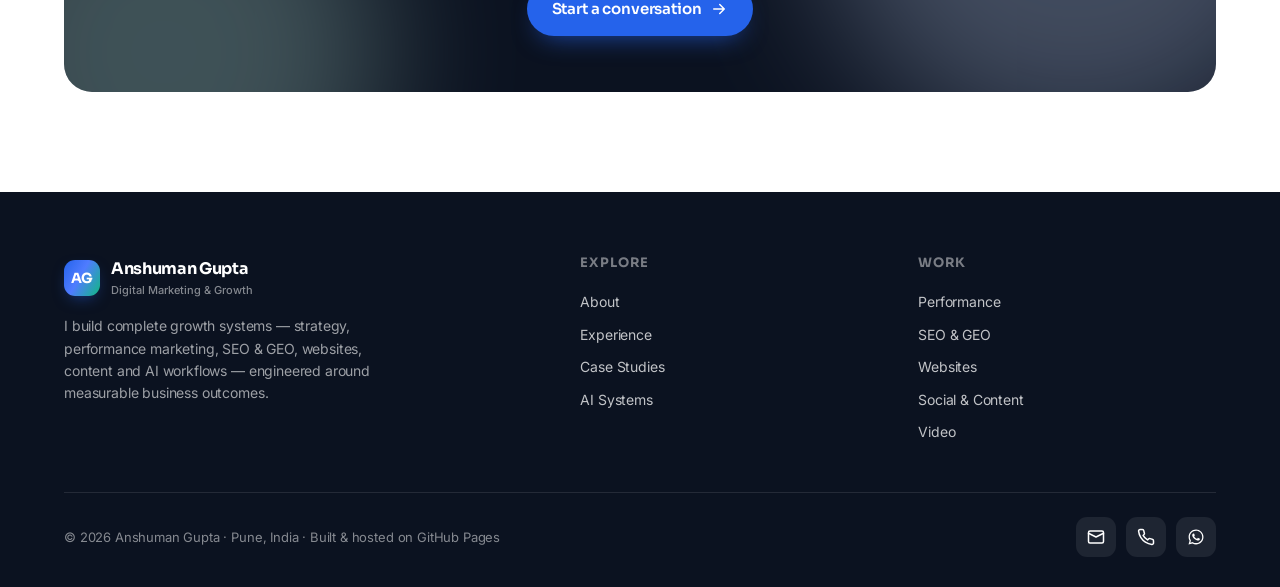
<file: performance.html>
<!DOCTYPE html>
<html lang="en">
<head>
<meta charset="UTF-8">
<meta name="viewport" content="width=device-width, initial-scale=1.0">
<title>Performance Marketing — Anshuman Gupta</title>
<meta name="description" content="Performance marketing dashboards — Google Ads, Meta Ads, Performance Max, Shopping and YouTube. ₹10L+ managed, 200 conversions, 2.7X ROAS, 17,853 subscribers at ₹3.02.">
<link rel="preconnect" href="https://fonts.googleapis.com">
<link rel="preconnect" href="https://fonts.gstatic.com" crossorigin>
<link href="https://fonts.googleapis.com/css2?family=Sora:wght@400;500;600;700;800&family=Inter:wght@400;500;600;700&display=swap" rel="stylesheet">
<link rel="stylesheet" href="assets/css/style.css">
</head>
<body>

<header class="page-head">
  <div class="hero-bg"><span class="blob b1"></span><span class="blob b2"></span><span class="grid-fade"></span></div>
  <div class="wrap">
    <div class="breadcrumb reveal"><a href="index.html">Home</a> &nbsp;/&nbsp; Performance Marketing</div>
    <h1 class="reveal" data-d="1">Paid media that <span class="grad-text">pays back</span></h1>
    <p class="lead reveal" data-d="2">Google &amp; Meta Ads engineered around CPL and ROAS. Below are recreated dashboards from live accounts — tap any "view proof" to see the original screenshot.</p>
  </div>
</header>

<!-- headline stats -->
<section style="padding:30px 0 0">
  <div class="wrap">
    <div class="kpi-grid reveal">
      <div class="kpi"><div class="num" data-count="10" data-pre="₹" data-suf="L+">₹0</div><div class="lbl">Ad spend managed</div></div>
      <div class="kpi"><div class="num" data-count="1000" data-suf="+">0</div><div class="lbl">Qualified leads</div></div>
      <div class="kpi"><div class="num" data-count="2.7" data-dec="1" data-suf="X">0</div><div class="lbl">Peak ROAS</div></div>
      <div class="kpi"><div class="num" data-count="500" data-suf="+">0</div><div class="lbl">Creatives tested</div></div>
    </div>
  </div>
</section>

<section style="padding-top:56px">
  <div class="wrap">
    <div class="grid" style="gap:26px">

      <!-- Google Ads overview -->
      <div class="dash reveal">
        <div class="dash-top">
          <span class="badge" style="background:linear-gradient(135deg,#2563EB,#4f7cff)">
            <svg viewBox="0 0 24 24" fill="none" stroke="#fff" stroke-width="2" stroke-linecap="round" stroke-linejoin="round"><path d="M3 3v18h18"/><path d="m19 9-5 5-4-4-3 3"/></svg></span>
          <div><h3>Google Ads — Search · Shopping · Performance Max</h3><div class="sub">Account overview · all enabled campaigns</div></div>
          <span class="live"><span class="d"></span>81.4% opt. score</span>
        </div>
        <div class="dash-stats">
          <div class="dstat"><div class="v blue">₹80,002</div><div class="k">Conversion value</div><span class="delta">▲ from ₹43,392 spend</span></div>
          <div class="dstat"><div class="v">200</div><div class="k">Conversions</div><span class="delta">▲ 2X value / spend</span></div>
          <div class="dstat"><div class="v">1.17M</div><div class="k">Impressions</div></div>
          <div class="dstat"><div class="v green">2.50%</div><div class="k">CTR · 29,409 clicks</div></div>
        </div>
        <div class="bar-wrap">
          <div class="bars">
            <div class="bar" data-h="100%"><span>₹18.4K</span><em>PMax</em></div>
            <div class="bar" data-h="92%"><span>₹16.9K</span><em>Pune</em></div>
            <div class="bar" data-h="83%"><span>₹15.3K</span><em>Search</em></div>
            <div class="bar" data-h="66%"><span>₹12.1K</span><em>Shop</em></div>
            <div class="bar" data-h="59%"><span>₹10.9K</span><em>Bavdhan</em></div>
            <div class="bar" data-h="34%"><span>₹6.3K</span><em>Search 2</em></div>
          </div>
          <p class="center" style="font-size:12px;color:var(--slate-2);margin-top:8px">Conversion value by campaign</p>
        </div>
        <div class="proof" onclick="openImg('assets/img/dashboards/google-ads-overview.png')">
          <svg viewBox="0 0 24 24" fill="none" stroke="currentColor" stroke-width="2" stroke-linecap="round" stroke-linejoin="round"><path d="M2 12s3-7 10-7 10 7 10 7-3 7-10 7-10-7-10-7Z"/><circle cx="12" cy="12" r="3"/></svg>
          View original Google Ads screenshot
        </div>
      </div>

      <div class="grid g-2" style="gap:26px">
        <!-- Meta ROAS -->
        <div class="dash reveal">
          <div class="dash-top">
            <span class="badge" style="background:linear-gradient(135deg,#0866ff,#8a3ffc)">
              <svg viewBox="0 0 24 24" fill="#fff"><path d="M22 12a10 10 0 1 0-11.6 9.9v-7H7.9V12h2.5V9.8c0-2.5 1.5-3.9 3.8-3.9 1.1 0 2.2.2 2.2.2v2.5h-1.2c-1.2 0-1.6.8-1.6 1.6V12h2.7l-.4 2.9h-2.3v7A10 10 0 0 0 22 12Z"/></svg></span>
            <div><h3>Meta Ads — D2C Sales (Arkka Oils)</h3><div class="sub">Purchase ROAS campaigns</div></div>
          </div>
          <div class="dash-stats" style="grid-template-columns:1fr 1fr">
            <div class="dstat"><div class="v green">2.70X</div><div class="k">Peak ROAS · Raksha Bandhan</div></div>
            <div class="dstat"><div class="v">2.62X</div><div class="k">Diwali Sale ROAS</div></div>
            <div class="dstat"><div class="v blue">₹21</div><div class="k">Lowest CPC</div></div>
            <div class="dstat"><div class="v">2.07%</div><div class="k">Top CTR</div></div>
          </div>
          <div class="proof" onclick="openImg('assets/img/dashboards/meta-roas.png')">
            <svg viewBox="0 0 24 24" fill="none" stroke="currentColor" stroke-width="2" stroke-linecap="round" stroke-linejoin="round"><path d="M2 12s3-7 10-7 10 7 10 7-3 7-10 7-10-7-10-7Z"/><circle cx="12" cy="12" r="3"/></svg>
            View original Meta ROAS screenshot
          </div>
        </div>

        <!-- Meta lead gen -->
        <div class="dash reveal" data-d="1">
          <div class="dash-top">
            <span class="badge" style="background:linear-gradient(135deg,#2563EB,#10B981)">
              <svg viewBox="0 0 24 24" fill="none" stroke="#fff" stroke-width="2" stroke-linecap="round" stroke-linejoin="round"><path d="M16 21v-2a4 4 0 0 0-4-4H6a4 4 0 0 0-4 4v2"/><circle cx="9" cy="7" r="4"/><path d="M22 21v-2a4 4 0 0 0-3-3.87"/></svg></span>
            <div><h3>Meta Ads — Admissions Leads (Nilaya)</h3><div class="sub">Lead-gen across BCom · BBA · CAFM</div></div>
          </div>
          <div class="dash-stats" style="grid-template-columns:1fr 1fr">
            <div class="dstat"><div class="v blue">2,490+</div><div class="k">Total leads</div></div>
            <div class="dstat"><div class="v green">₹82</div><div class="k">Best cost / lead</div></div>
            <div class="dstat"><div class="v">465</div><div class="k">Leads · top campaign</div></div>
            <div class="dstat"><div class="v">2.94%</div><div class="k">Peak CTR</div></div>
          </div>
          <div class="proof" style="cursor:default">
            <svg viewBox="0 0 24 24" fill="none" stroke="var(--green)" stroke-width="2" stroke-linecap="round" stroke-linejoin="round"><path d="M20 6 9 17l-5-5"/></svg>
            15 dated intake campaigns · CPL ₹82–₹140
          </div>
        </div>
      </div>

      <!-- Google Ads calls -->
      <div class="dash reveal">
        <div class="dash-top">
          <span class="badge" style="background:linear-gradient(135deg,#10B981,#059669)">
            <svg viewBox="0 0 24 24" fill="none" stroke="#fff" stroke-width="2" stroke-linecap="round" stroke-linejoin="round"><path d="M22 16.92v3a2 2 0 0 1-2.18 2 19.79 19.79 0 0 1-8.63-3.07 19.5 19.5 0 0 1-6-6 19.79 19.79 0 0 1-3.07-8.67A2 2 0 0 1 4.11 2h3a2 2 0 0 1 2 1.72c.13.96.36 1.9.7 2.81a2 2 0 0 1-.45 2.11L8.09 9.91a16 16 0 0 0 6 6l1.27-1.27a2 2 0 0 1 2.11-.45c.9.34 1.85.57 2.81.7A2 2 0 0 1 22 16.92z"/></svg></span>
          <div><h3>Google Ads — Call &amp; Appointment Leads (Avanti Deshpande)</h3><div class="sub">Search campaigns · healthcare / nutrition</div></div>
          <span class="live"><span class="d"></span>Live</span>
        </div>
        <div class="dash-stats">
          <div class="dstat"><div class="v blue">196</div><div class="k">Phone calls</div></div>
          <div class="dstat"><div class="v green">117</div><div class="k">Booked appointments</div></div>
          <div class="dstat"><div class="v">2,367</div><div class="k">Outbound clicks</div></div>
          <div class="dstat"><div class="v">109K</div><div class="k">Top-campaign impressions</div></div>
        </div>
        <div class="proof" onclick="openImg('assets/img/dashboards/google-ads-calls.png')">
          <svg viewBox="0 0 24 24" fill="none" stroke="currentColor" stroke-width="2" stroke-linecap="round" stroke-linejoin="round"><path d="M2 12s3-7 10-7 10 7 10 7-3 7-10 7-10-7-10-7Z"/><circle cx="12" cy="12" r="3"/></svg>
          View original Google Ads screenshot
        </div>
      </div>

      <!-- YouTube -->
      <div class="dash reveal">
        <div class="dash-top">
          <span class="badge" style="background:linear-gradient(135deg,#ef4444,#dc2626)">
            <svg viewBox="0 0 24 24" fill="#fff"><path d="M23 12s0-3.6-.46-5.3a2.78 2.78 0 0 0-1.95-2C18.88 4.2 12 4.2 12 4.2s-6.88 0-8.59.5A2.78 2.78 0 0 0 1.46 6.7 29 29 0 0 0 1 12a29 29 0 0 0 .46 5.3 2.78 2.78 0 0 0 1.95 2c1.71.5 8.59.5 8.59.5s6.88 0 8.59-.5a2.78 2.78 0 0 0 1.95-2C23 15.6 23 12 23 12ZM9.75 15.5v-7l6 3.5Z"/></svg></span>
          <div><h3>YouTube — Subscriber &amp; Podcast Campaigns</h3><div class="sub">Creator growth · view + subscriber objectives</div></div>
        </div>
        <div class="dash-stats">
          <div class="dstat"><div class="v" style="color:#dc2626">17,853</div><div class="k">Subscribers gained</div></div>
          <div class="dstat"><div class="v green">₹3.02</div><div class="k">Cost / subscriber</div></div>
          <div class="dstat"><div class="v">1.64M</div><div class="k">Impressions</div></div>
          <div class="dstat"><div class="v blue">69%</div><div class="k">Peak interaction rate</div></div>
        </div>
        <div class="proof" onclick="openImg('assets/img/dashboards/youtube-campaigns.png')">
          <svg viewBox="0 0 24 24" fill="none" stroke="currentColor" stroke-width="2" stroke-linecap="round" stroke-linejoin="round"><path d="M2 12s3-7 10-7 10 7 10 7-3 7-10 7-10-7-10-7Z"/><circle cx="12" cy="12" r="3"/></svg>
          View original YouTube Ads screenshot
        </div>
      </div>

    </div>
  </div>
</section>

<!-- capabilities -->
<section style="background:var(--bg-soft);border-top:1px solid var(--line)">
  <div class="wrap">
    <div class="center mb-l"><span class="eyebrow reveal">What's under the hood</span><h2 class="title reveal" data-d="1">The full performance stack</h2></div>
    <div class="grid g-3">
      <div class="card reveal"><div class="ic"><svg viewBox="0 0 24 24" fill="none" stroke="currentColor" stroke-width="2" stroke-linecap="round" stroke-linejoin="round"><rect x="3" y="3" width="7" height="7" rx="1"/><rect x="14" y="3" width="7" height="7" rx="1"/><rect x="14" y="14" width="7" height="7" rx="1"/><rect x="3" y="14" width="7" height="7" rx="1"/></svg></div><h3>Campaign Structure</h3><p>Clean account architecture — Search, Shopping, PMax and lead campaigns mapped to intent and offer.</p></div>
      <div class="card reveal" data-d="1"><div class="ic green"><svg viewBox="0 0 24 24" fill="none" stroke="currentColor" stroke-width="2" stroke-linecap="round" stroke-linejoin="round"><circle cx="12" cy="12" r="10"/><circle cx="12" cy="12" r="4"/></svg></div><h3>Audience Strategy</h3><p>Intent, interest, lookalike and remarketing audiences layered for efficient reach and retargeting.</p></div>
      <div class="card reveal" data-d="2"><div class="ic"><svg viewBox="0 0 24 24" fill="none" stroke="currentColor" stroke-width="2" stroke-linecap="round" stroke-linejoin="round"><path d="M12 20V10M18 20V4M6 20v-4"/></svg></div><h3>Conversion Tracking</h3><p>GA4, Tag Manager, call &amp; appointment tracking so every rupee is attributed to an outcome.</p></div>
      <div class="card reveal"><div class="ic green"><svg viewBox="0 0 24 24" fill="none" stroke="currentColor" stroke-width="2" stroke-linecap="round" stroke-linejoin="round"><path d="M4 4h16M4 4v6M4 4l7 7M20 20H4M20 20v-6M20 20l-7-7"/></svg></div><h3>A/B Testing</h3><p>Systematic creative, copy and landing-page tests — winners scaled, losers cut fast.</p></div>
      <div class="card reveal" data-d="1"><div class="ic"><svg viewBox="0 0 24 24" fill="none" stroke="currentColor" stroke-width="2" stroke-linecap="round" stroke-linejoin="round"><line x1="12" y1="1" x2="12" y2="23"/><path d="M17 5H9.5a3.5 3.5 0 0 0 0 7h5a3.5 3.5 0 0 1 0 7H6"/></svg></div><h3>Budget Allocation</h3><p>Spend shifted toward the campaigns and dayparts that return — protecting CPL and ROAS.</p></div>
      <div class="card reveal" data-d="2"><div class="ic green"><svg viewBox="0 0 24 24" fill="none" stroke="currentColor" stroke-width="2" stroke-linecap="round" stroke-linejoin="round"><path d="M3 3v18h18"/><path d="m7 14 4-4 4 4 4-6"/></svg></div><h3>Optimization &amp; Reporting</h3><p>Weekly optimization and clear, AI-assisted reports that turn data into the next decision.</p></div>
    </div>
  </div>
</section>

<section style="padding-top:70px">
  <div class="wrap"><div class="cta-band reveal"><span class="blob b1"></span><span class="blob b2"></span>
    <div style="position:relative"><h2>Need paid campaigns that convert?</h2><p>I'll structure, launch and optimize your Google &amp; Meta accounts around real business outcomes.</p>
      <div class="btns"><a class="btn btn-blue" href="contact.html">Start a conversation<svg viewBox="0 0 24 24" fill="none" stroke="currentColor" stroke-width="2" stroke-linecap="round" stroke-linejoin="round"><path d="M5 12h14M13 6l6 6-6 6"/></svg></a></div></div>
  </div></div>
</section>

<script src="assets/js/data.js"></script>
<script src="assets/js/main.js"></script>
</body>
</html>
</file>
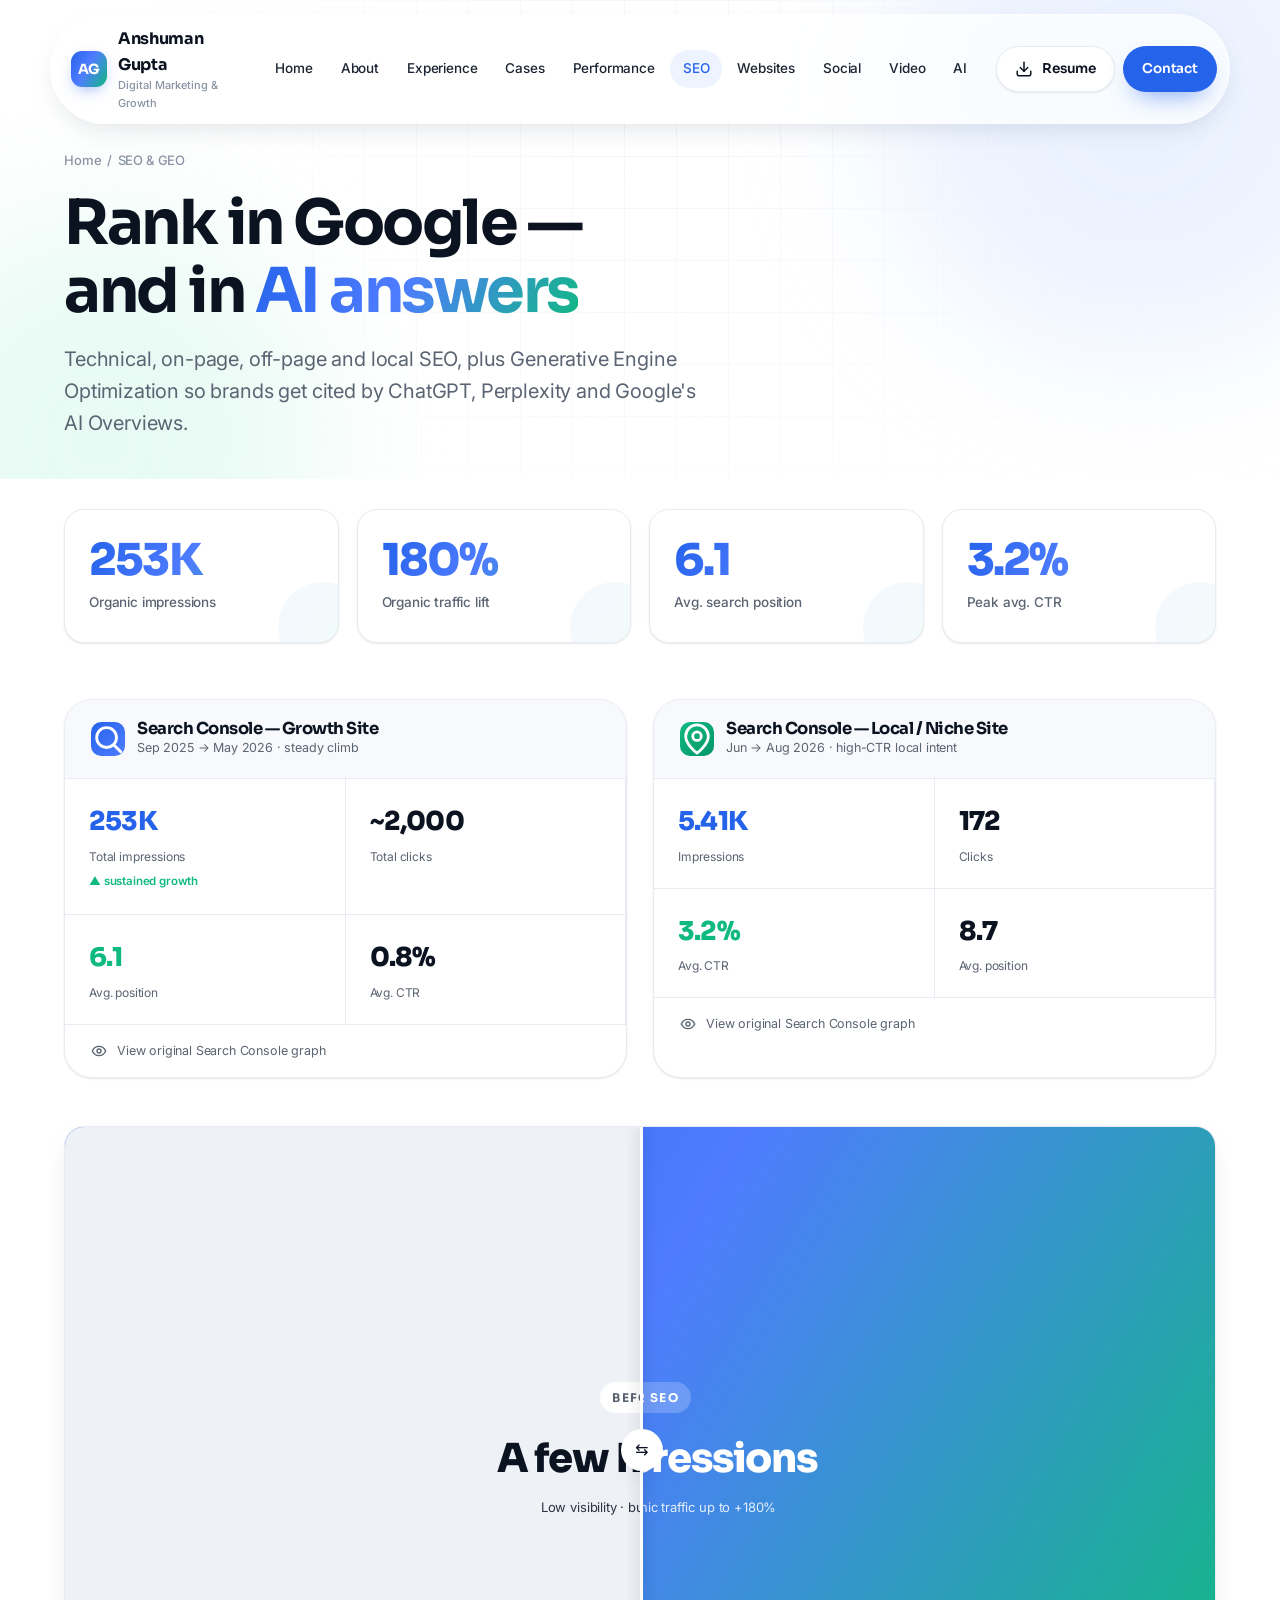
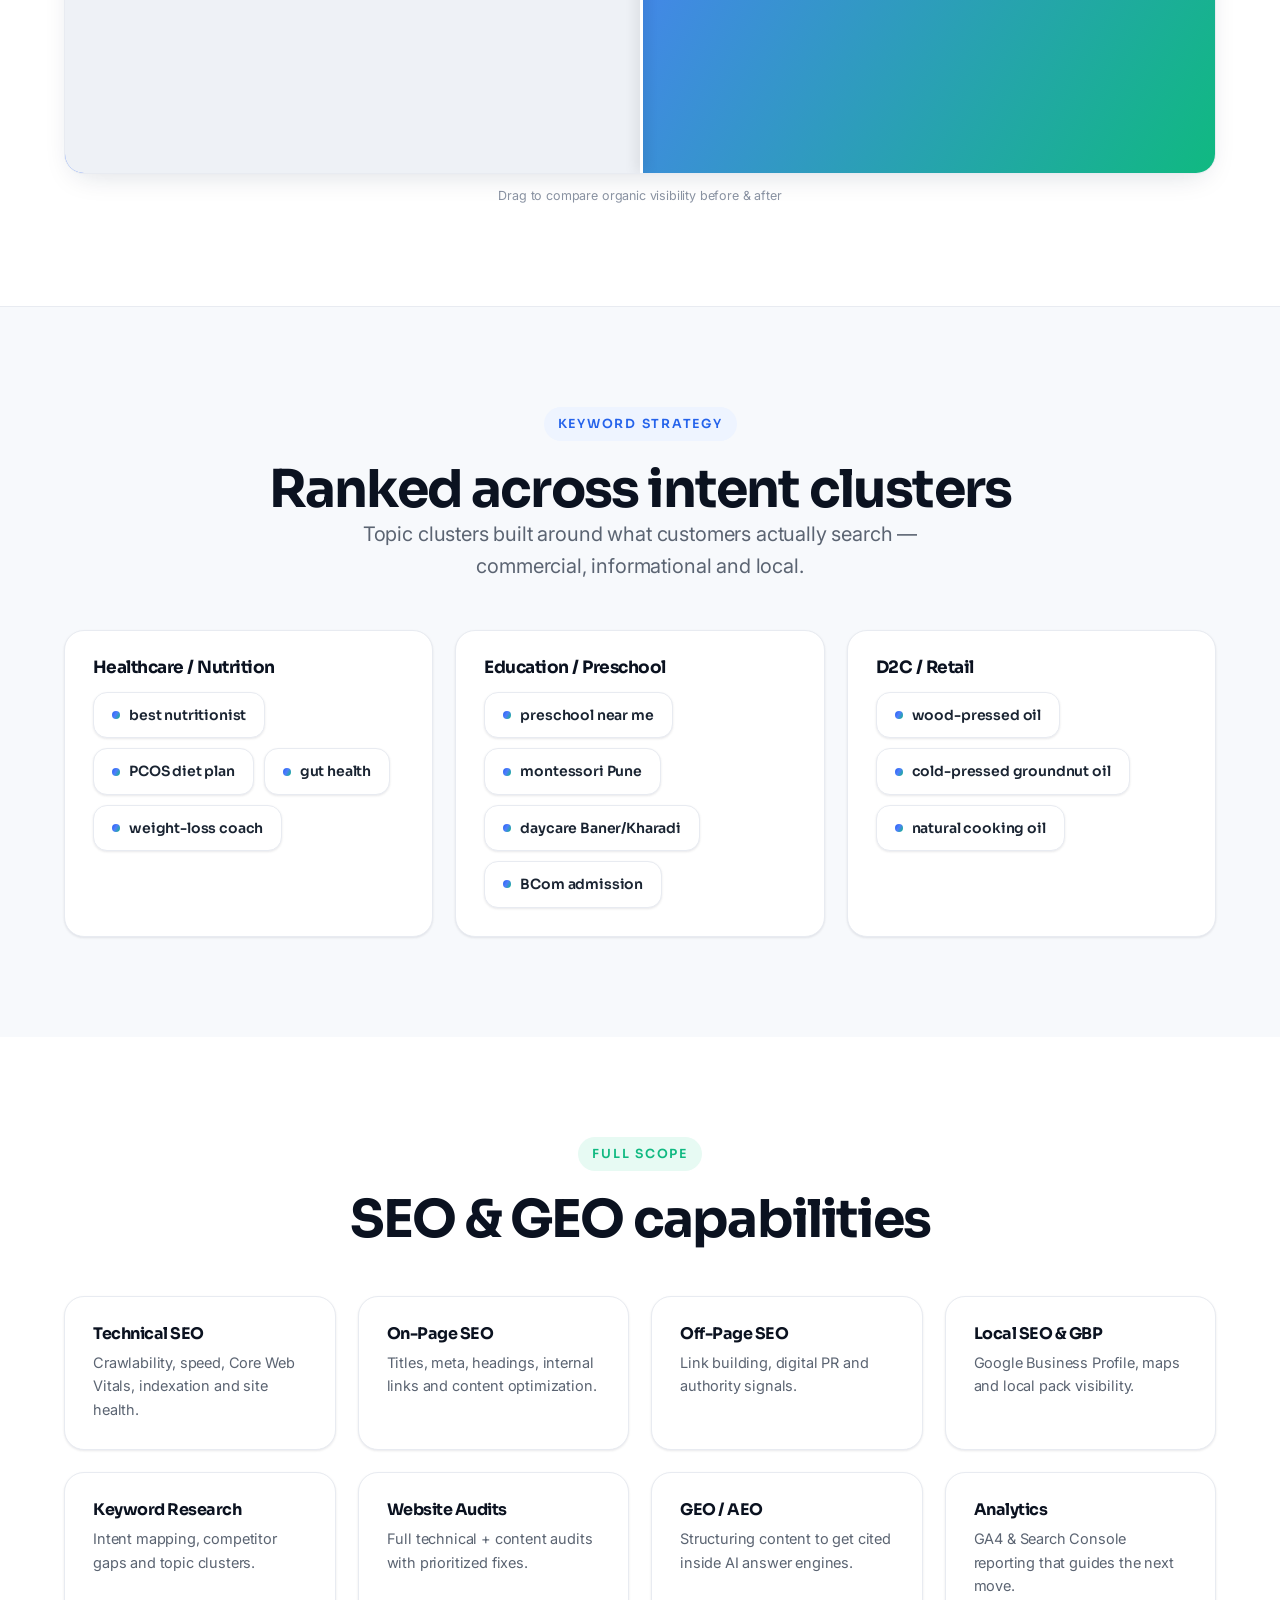
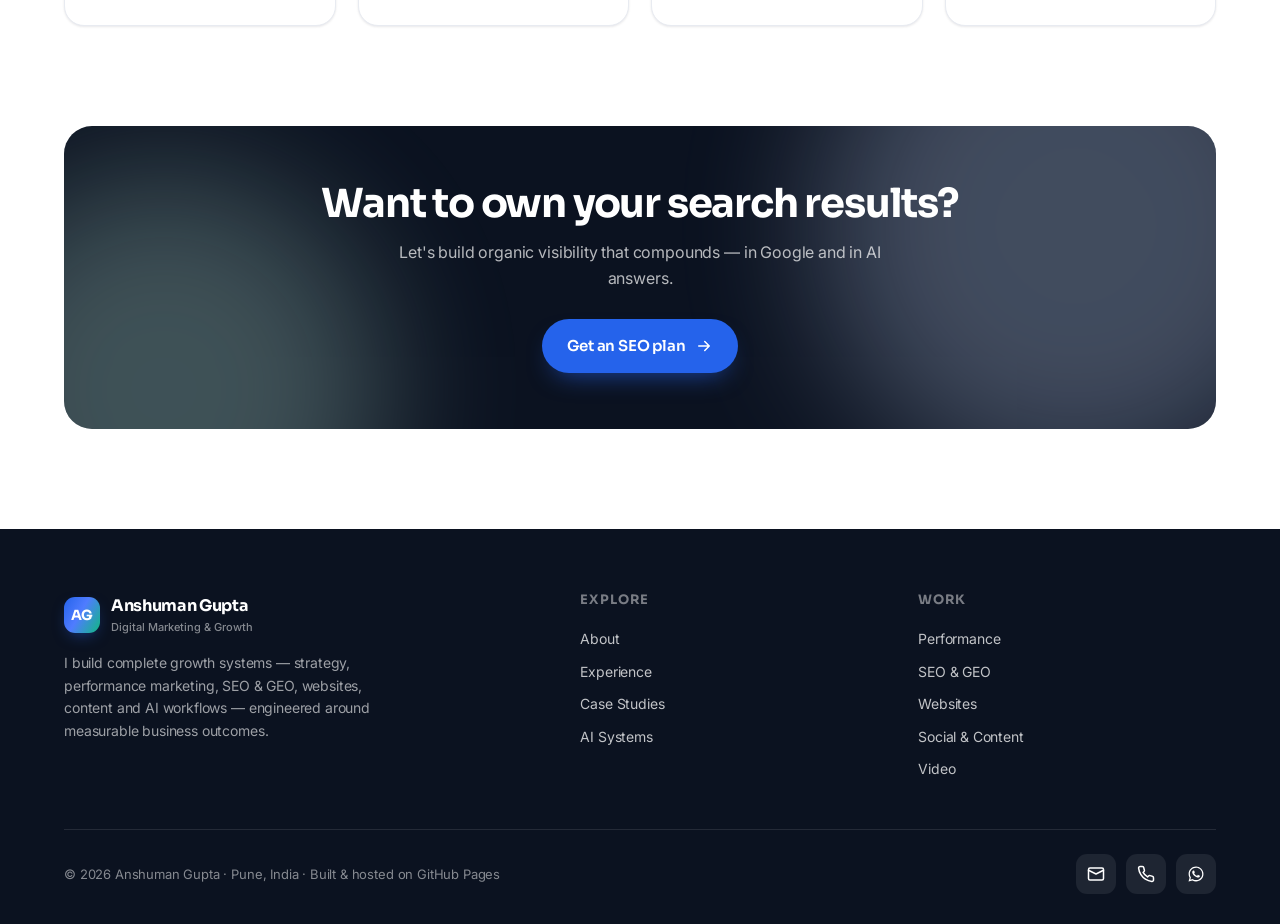
<file: seo.html>
<!DOCTYPE html>
<html lang="en">
<head>
<meta charset="UTF-8">
<meta name="viewport" content="width=device-width, initial-scale=1.0">
<title>SEO &amp; GEO — Anshuman Gupta</title>
<meta name="description" content="SEO & GEO portfolio — Search Console growth to 253K impressions, avg position 6.1, up to 180% organic traffic lift, plus Generative Engine Optimization for AI answers.">
<link rel="preconnect" href="https://fonts.googleapis.com">
<link rel="preconnect" href="https://fonts.gstatic.com" crossorigin>
<link href="https://fonts.googleapis.com/css2?family=Sora:wght@400;500;600;700;800&family=Inter:wght@400;500;600;700&display=swap" rel="stylesheet">
<link rel="stylesheet" href="assets/css/style.css">
</head>
<body>

<header class="page-head">
  <div class="hero-bg"><span class="blob b1"></span><span class="blob b2"></span><span class="grid-fade"></span></div>
  <div class="wrap">
    <div class="breadcrumb reveal"><a href="index.html">Home</a> &nbsp;/&nbsp; SEO &amp; GEO</div>
    <h1 class="reveal" data-d="1">Rank in Google —<br>and in <span class="grad-text">AI answers</span></h1>
    <p class="lead reveal" data-d="2">Technical, on-page, off-page and local SEO, plus Generative Engine Optimization so brands get cited by ChatGPT, Perplexity and Google's AI Overviews.</p>
  </div>
</header>

<section style="padding:30px 0 0">
  <div class="wrap">
    <div class="kpi-grid reveal">
      <div class="kpi"><div class="num" data-count="253" data-suf="K">0</div><div class="lbl">Organic impressions</div></div>
      <div class="kpi"><div class="num" data-count="180" data-suf="%">0</div><div class="lbl">Organic traffic lift</div></div>
      <div class="kpi"><div class="num" data-count="6.1" data-dec="1">0</div><div class="lbl">Avg. search position</div></div>
      <div class="kpi"><div class="num" data-count="3.2" data-dec="1" data-suf="%">0</div><div class="lbl">Peak avg. CTR</div></div>
    </div>
  </div>
</section>

<section style="padding-top:56px">
  <div class="wrap">
    <div class="grid g-2" style="gap:26px">
      <div class="dash reveal">
        <div class="dash-top">
          <span class="badge" style="background:linear-gradient(135deg,#2563EB,#4f7cff)">
            <svg viewBox="0 0 24 24" fill="none" stroke="#fff" stroke-width="2" stroke-linecap="round" stroke-linejoin="round"><circle cx="11" cy="11" r="7"/><path d="m21 21-4.3-4.3"/></svg></span>
          <div><h3>Search Console — Growth Site</h3><div class="sub">Sep 2025 → May 2026 · steady climb</div></div>
        </div>
        <div class="dash-stats" style="grid-template-columns:1fr 1fr">
          <div class="dstat"><div class="v blue">253K</div><div class="k">Total impressions</div><span class="delta">▲ sustained growth</span></div>
          <div class="dstat"><div class="v">~2,000</div><div class="k">Total clicks</div></div>
          <div class="dstat"><div class="v green">6.1</div><div class="k">Avg. position</div></div>
          <div class="dstat"><div class="v">0.8%</div><div class="k">Avg. CTR</div></div>
        </div>
        <div class="proof" onclick="openImg('assets/img/dashboards/search-console-1.png')">
          <svg viewBox="0 0 24 24" fill="none" stroke="currentColor" stroke-width="2" stroke-linecap="round" stroke-linejoin="round"><path d="M2 12s3-7 10-7 10 7 10 7-3 7-10 7-10-7-10-7Z"/><circle cx="12" cy="12" r="3"/></svg>
          View original Search Console graph
        </div>
      </div>

      <div class="dash reveal" data-d="1">
        <div class="dash-top">
          <span class="badge" style="background:linear-gradient(135deg,#10B981,#059669)">
            <svg viewBox="0 0 24 24" fill="none" stroke="#fff" stroke-width="2" stroke-linecap="round" stroke-linejoin="round"><path d="M20 10c0 6-8 12-8 12s-8-6-8-12a8 8 0 0 1 16 0Z"/><circle cx="12" cy="10" r="3"/></svg></span>
          <div><h3>Search Console — Local / Niche Site</h3><div class="sub">Jun → Aug 2026 · high-CTR local intent</div></div>
        </div>
        <div class="dash-stats" style="grid-template-columns:1fr 1fr">
          <div class="dstat"><div class="v blue">5.41K</div><div class="k">Impressions</div></div>
          <div class="dstat"><div class="v">172</div><div class="k">Clicks</div></div>
          <div class="dstat"><div class="v green">3.2%</div><div class="k">Avg. CTR</div></div>
          <div class="dstat"><div class="v">8.7</div><div class="k">Avg. position</div></div>
        </div>
        <div class="proof" onclick="openImg('assets/img/dashboards/search-console-2.png')">
          <svg viewBox="0 0 24 24" fill="none" stroke="currentColor" stroke-width="2" stroke-linecap="round" stroke-linejoin="round"><path d="M2 12s3-7 10-7 10 7 10 7-3 7-10 7-10-7-10-7Z"/><circle cx="12" cy="12" r="3"/></svg>
          View original Search Console graph
        </div>
      </div>
    </div>

    <!-- before/after -->
    <div class="mt-l reveal">
      <div class="ba">
        <div class="side after"><div><span class="lbl">After SEO</span><div class="big">253K impressions</div><div class="sm">Avg. position 6.1 · organic traffic up to +180%</div></div></div>
        <div class="side before"><div><span class="lbl">Before</span><div class="big">A few hundred</div><div class="sm">Low visibility · buried past page 1</div></div></div>
        <div class="ba-handle"></div>
        <input class="ba-range" type="range" min="0" max="100" value="50" aria-label="Before / after slider">
      </div>
      <p class="center" style="font-size:12.5px;color:var(--slate-2);margin-top:12px">Drag to compare organic visibility before &amp; after</p>
    </div>
  </div>
</section>

<!-- keyword clusters -->
<section style="background:var(--bg-soft);border-top:1px solid var(--line)">
  <div class="wrap">
    <div class="center mb-l"><span class="eyebrow reveal">Keyword strategy</span><h2 class="title reveal" data-d="1">Ranked across intent clusters</h2>
      <p class="lead reveal" data-d="2">Topic clusters built around what customers actually search — commercial, informational and local.</p></div>
    <div class="grid g-3">
      <div class="card reveal"><h3 style="font-size:17px;margin-bottom:14px">Healthcare / Nutrition</h3>
        <div class="stack" style="justify-content:flex-start"><span class="s"><span class="d"></span>best nutritionist</span><span class="s"><span class="d"></span>PCOS diet plan</span><span class="s"><span class="d"></span>gut health</span><span class="s"><span class="d"></span>weight-loss coach</span></div></div>
      <div class="card reveal" data-d="1"><h3 style="font-size:17px;margin-bottom:14px">Education / Preschool</h3>
        <div class="stack" style="justify-content:flex-start"><span class="s"><span class="d"></span>preschool near me</span><span class="s"><span class="d"></span>montessori Pune</span><span class="s"><span class="d"></span>daycare Baner/Kharadi</span><span class="s"><span class="d"></span>BCom admission</span></div></div>
      <div class="card reveal" data-d="2"><h3 style="font-size:17px;margin-bottom:14px">D2C / Retail</h3>
        <div class="stack" style="justify-content:flex-start"><span class="s"><span class="d"></span>wood-pressed oil</span><span class="s"><span class="d"></span>cold-pressed groundnut oil</span><span class="s"><span class="d"></span>natural cooking oil</span></div></div>
    </div>
  </div>
</section>

<!-- capabilities -->
<section>
  <div class="wrap">
    <div class="center mb-l"><span class="eyebrow green reveal">Full scope</span><h2 class="title reveal" data-d="1">SEO &amp; GEO capabilities</h2></div>
    <div class="grid g-4">
      <div class="card reveal"><h3 style="font-size:16px">Technical SEO</h3><p>Crawlability, speed, Core Web Vitals, indexation and site health.</p></div>
      <div class="card reveal" data-d="1"><h3 style="font-size:16px">On-Page SEO</h3><p>Titles, meta, headings, internal links and content optimization.</p></div>
      <div class="card reveal" data-d="2"><h3 style="font-size:16px">Off-Page SEO</h3><p>Link building, digital PR and authority signals.</p></div>
      <div class="card reveal" data-d="3"><h3 style="font-size:16px">Local SEO &amp; GBP</h3><p>Google Business Profile, maps and local pack visibility.</p></div>
      <div class="card reveal"><h3 style="font-size:16px">Keyword Research</h3><p>Intent mapping, competitor gaps and topic clusters.</p></div>
      <div class="card reveal" data-d="1"><h3 style="font-size:16px">Website Audits</h3><p>Full technical + content audits with prioritized fixes.</p></div>
      <div class="card reveal" data-d="2"><h3 style="font-size:16px">GEO / AEO</h3><p>Structuring content to get cited inside AI answer engines.</p></div>
      <div class="card reveal" data-d="3"><h3 style="font-size:16px">Analytics</h3><p>GA4 &amp; Search Console reporting that guides the next move.</p></div>
    </div>
  </div>
</section>

<section style="padding-top:0">
  <div class="wrap"><div class="cta-band reveal"><span class="blob b1"></span><span class="blob b2"></span>
    <div style="position:relative"><h2>Want to own your search results?</h2><p>Let's build organic visibility that compounds — in Google and in AI answers.</p>
      <div class="btns"><a class="btn btn-blue" href="contact.html">Get an SEO plan<svg viewBox="0 0 24 24" fill="none" stroke="currentColor" stroke-width="2" stroke-linecap="round" stroke-linejoin="round"><path d="M5 12h14M13 6l6 6-6 6"/></svg></a></div></div>
  </div></div>
</section>

<script src="assets/js/data.js"></script>
<script src="assets/js/main.js"></script>
</body>
</html>
</file>
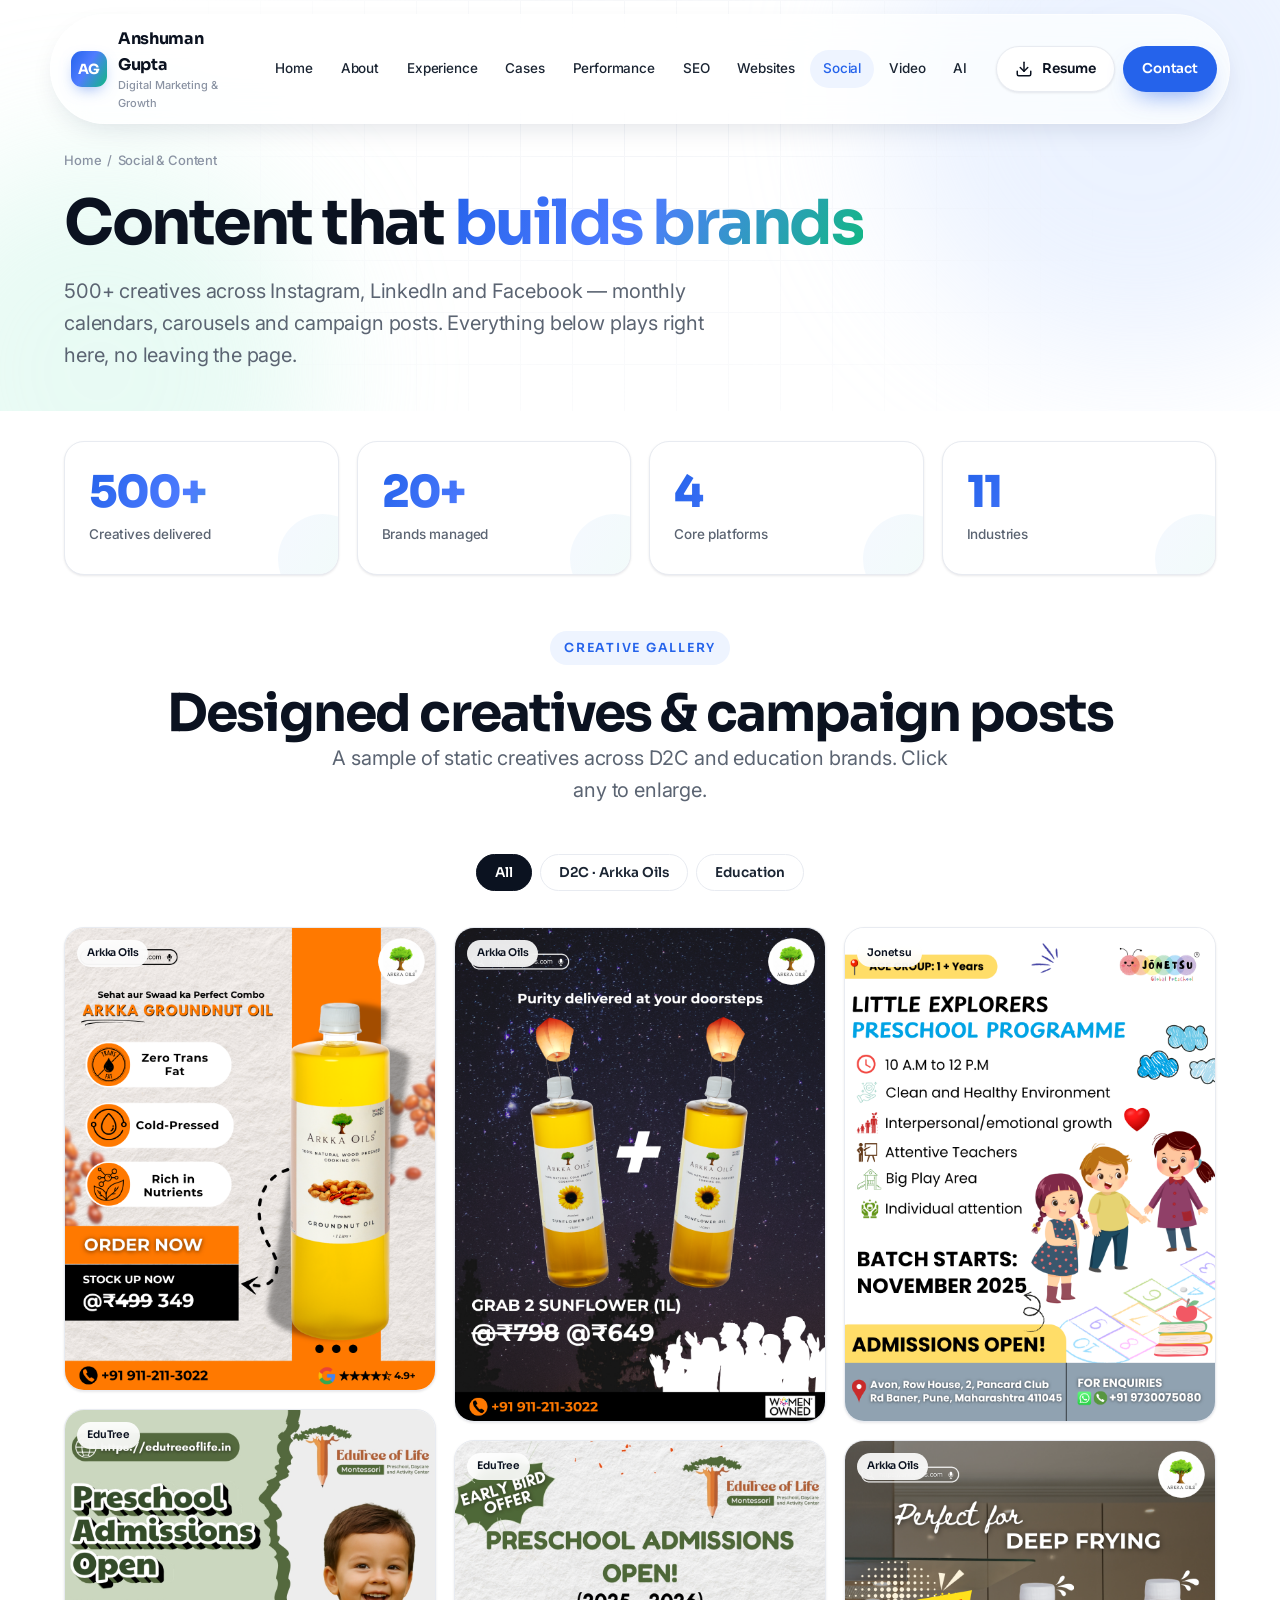
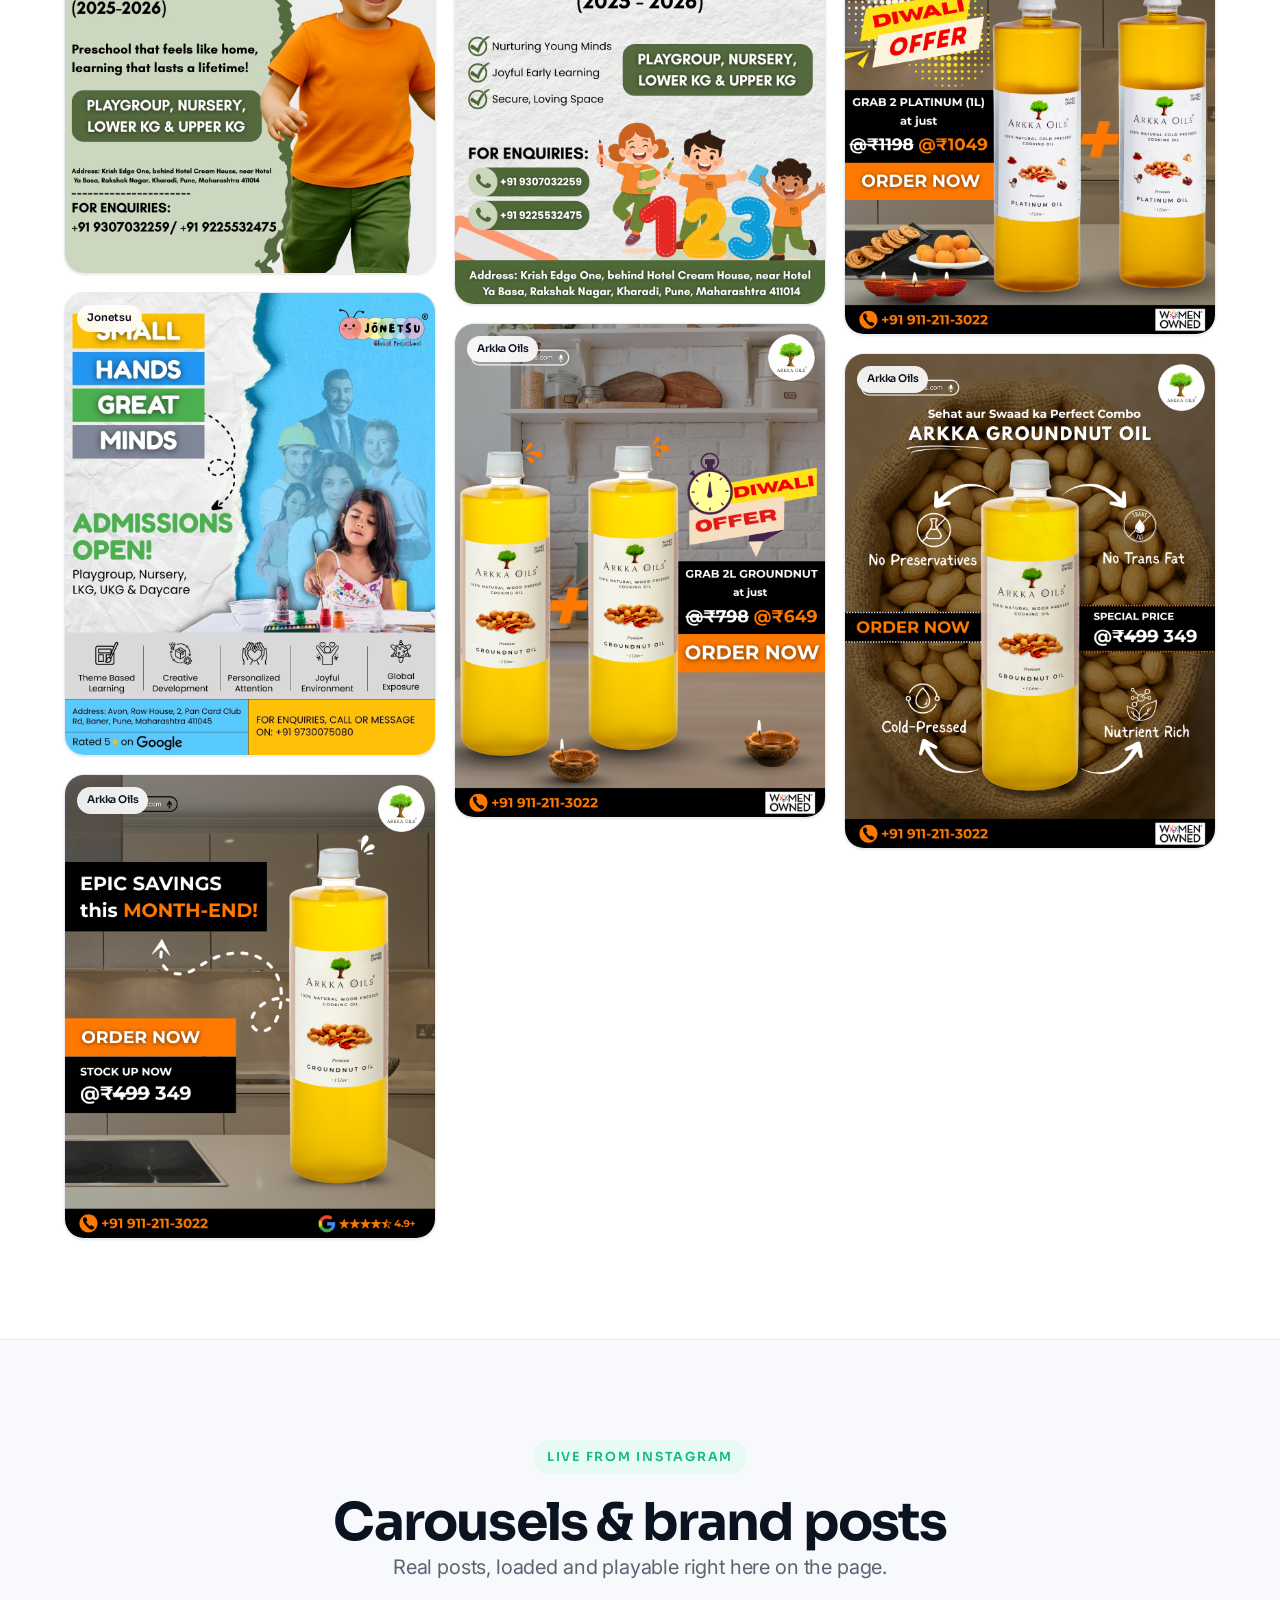
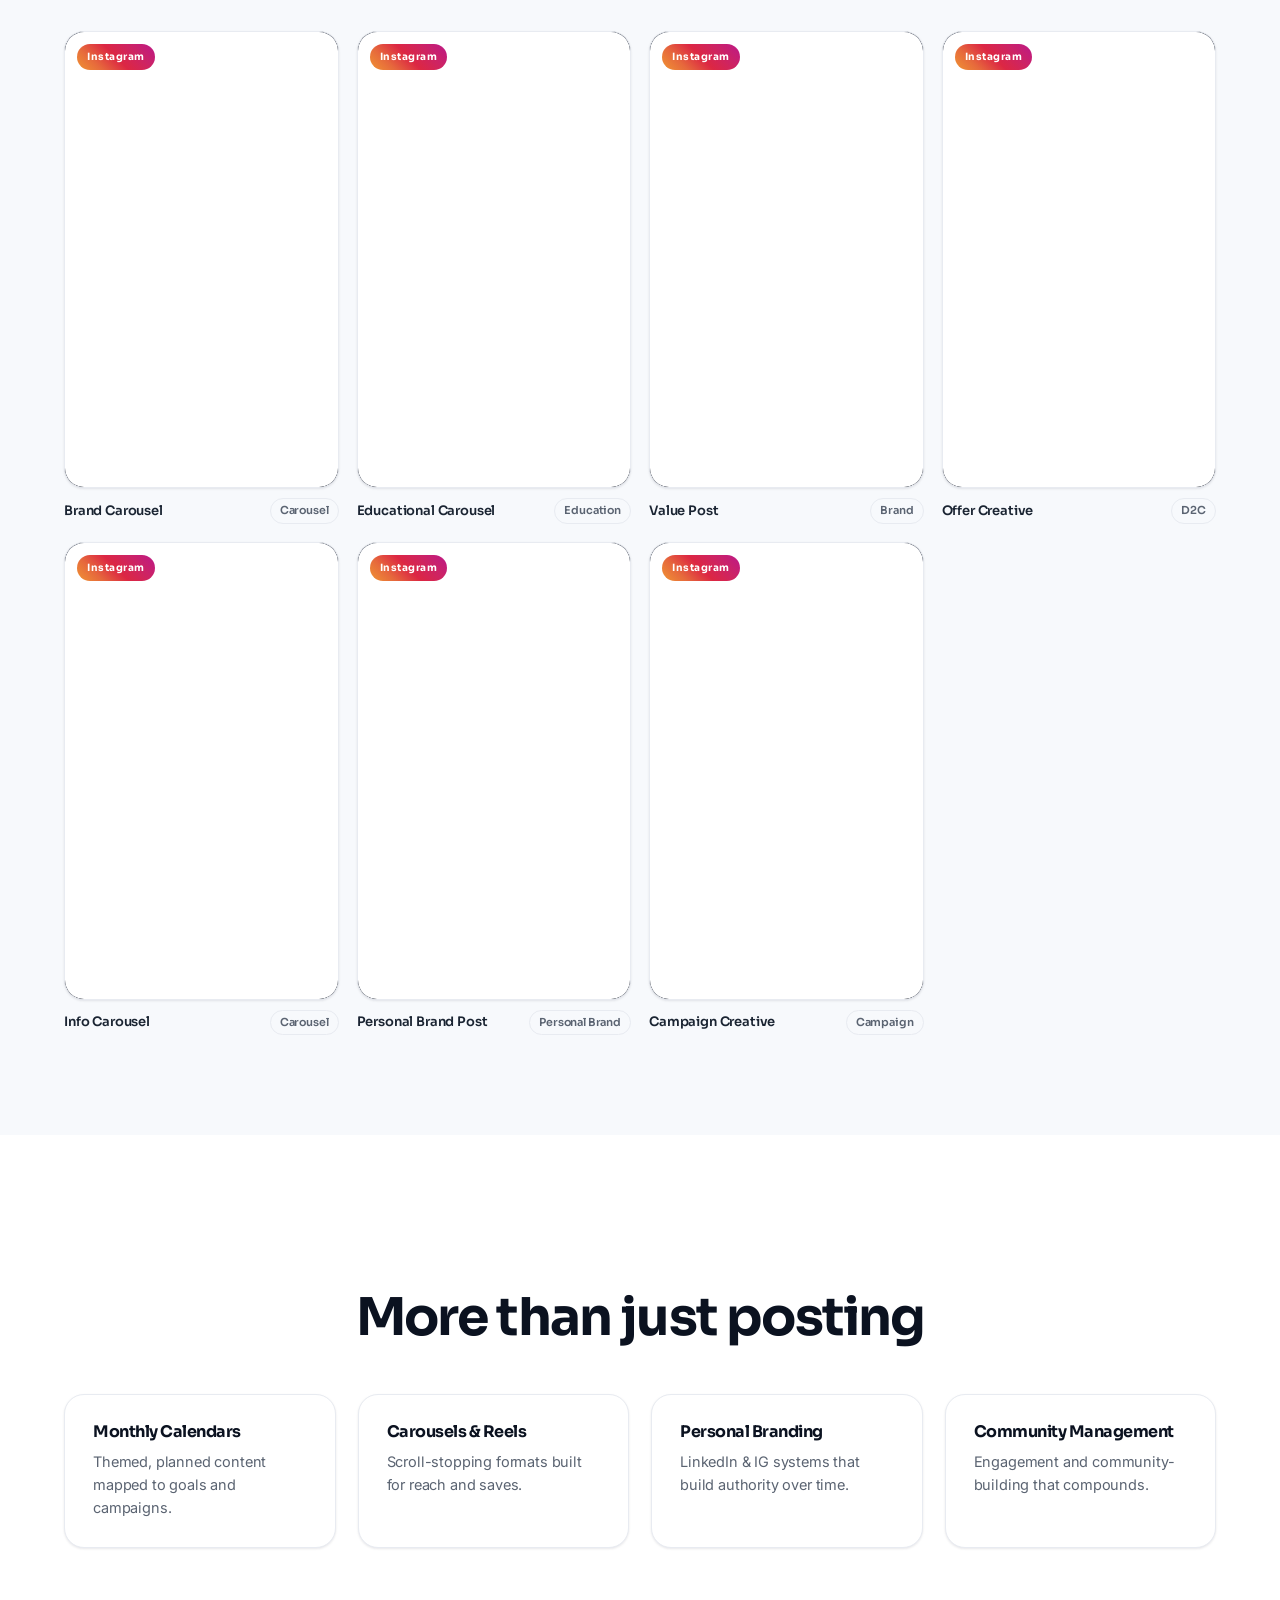
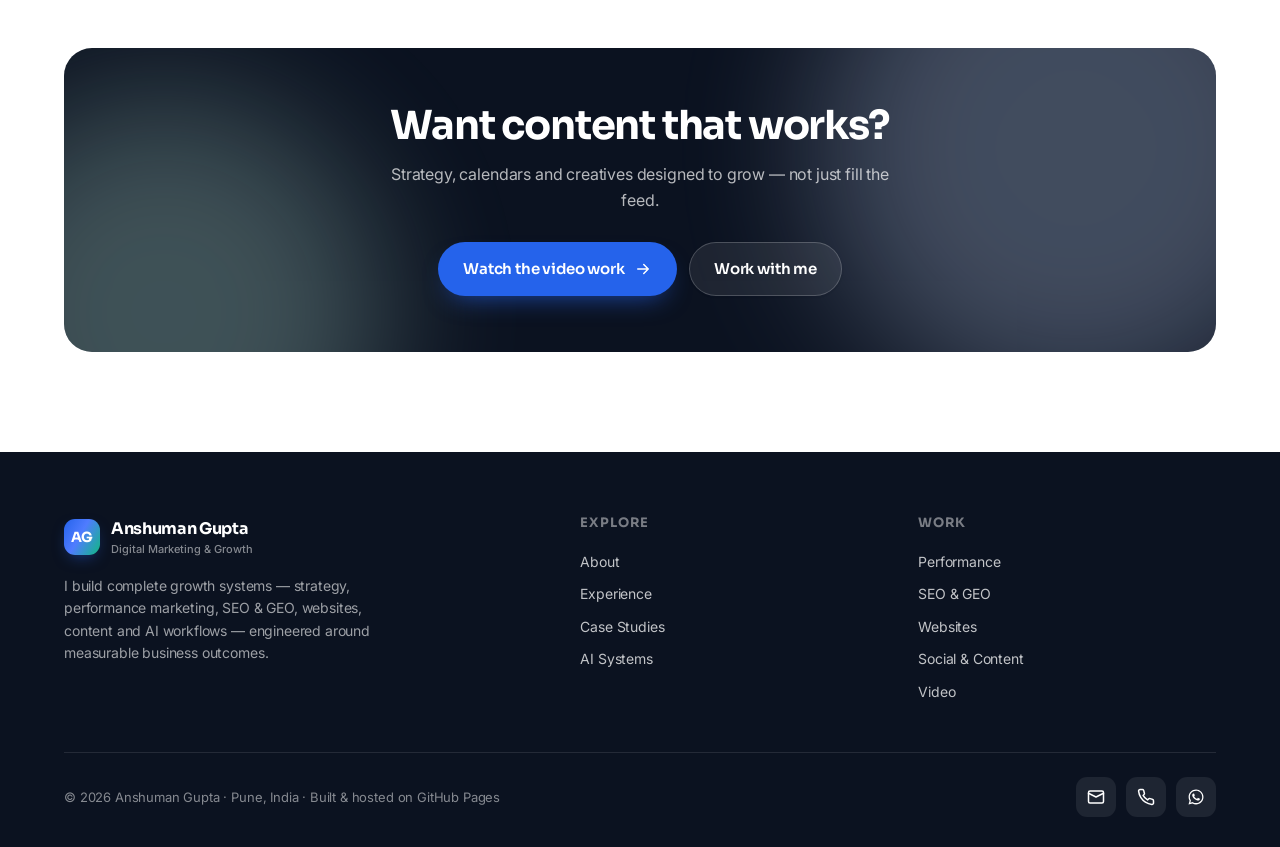
<file: social.html>
<!DOCTYPE html>
<html lang="en">
<head>
<meta charset="UTF-8">
<meta name="viewport" content="width=device-width, initial-scale=1.0">
<title>Social &amp; Content — Anshuman Gupta</title>
<meta name="description" content="Social media & content portfolio — 500+ creatives, brand carousels and campaign posts across Instagram, LinkedIn and Facebook. Watch content inline.">
<link rel="preconnect" href="https://fonts.googleapis.com">
<link rel="preconnect" href="https://fonts.gstatic.com" crossorigin>
<link href="https://fonts.googleapis.com/css2?family=Sora:wght@400;500;600;700;800&family=Inter:wght@400;500;600;700&display=swap" rel="stylesheet">
<link rel="stylesheet" href="assets/css/style.css">
</head>
<body>

<header class="page-head">
  <div class="hero-bg"><span class="blob b1"></span><span class="blob b2"></span><span class="grid-fade"></span></div>
  <div class="wrap">
    <div class="breadcrumb reveal"><a href="index.html">Home</a> &nbsp;/&nbsp; Social &amp; Content</div>
    <h1 class="reveal" data-d="1">Content that <span class="grad-text">builds brands</span></h1>
    <p class="lead reveal" data-d="2">500+ creatives across Instagram, LinkedIn and Facebook — monthly calendars, carousels and campaign posts. Everything below plays right here, no leaving the page.</p>
  </div>
</header>

<section style="padding:30px 0 0">
  <div class="wrap">
    <div class="kpi-grid reveal">
      <div class="kpi"><div class="num" data-count="500" data-suf="+">0</div><div class="lbl">Creatives delivered</div></div>
      <div class="kpi"><div class="num" data-count="20" data-suf="+">0</div><div class="lbl">Brands managed</div></div>
      <div class="kpi"><div class="num" data-count="4" data-suf="">0</div><div class="lbl">Core platforms</div></div>
      <div class="kpi"><div class="num" data-count="11" data-suf="">0</div><div class="lbl">Industries</div></div>
    </div>
  </div>
</section>

<!-- CREATIVES GALLERY -->
<section style="padding-top:56px">
  <div class="wrap">
    <div class="center mb-l"><span class="eyebrow reveal">Creative gallery</span><h2 class="title reveal" data-d="1">Designed creatives &amp; campaign posts</h2>
      <p class="lead reveal" data-d="2">A sample of static creatives across D2C and education brands. Click any to enlarge.</p></div>

    <div class="filter-bar reveal" data-filtergroup data-target="#gallery">
      <button class="filter-btn active" data-filter="all">All</button>
      <button class="filter-btn" data-filter="d2c">D2C · Arkka Oils</button>
      <button class="filter-btn" data-filter="edu">Education</button>
    </div>

    <div class="masonry" id="gallery">
      <div class="m-card" data-cat="d2c" onclick="openImg('assets/img/creatives/arkka-1.png')"><span class="type-badge">Arkka Oils</span><img loading="lazy" src="assets/img/creatives/arkka-1.png" alt="Arkka Oils groundnut oil creative"><div class="cap"><b>Groundnut Oil · Offer</b><span>D2C product creative</span></div></div>
      <div class="m-card" data-cat="edu" onclick="openImg('assets/img/creatives/edutree-1.jpg')"><span class="type-badge">EduTree</span><img loading="lazy" src="assets/img/creatives/edutree-1.jpg" alt="EduTree preschool admissions creative"><div class="cap"><b>Preschool Admissions</b><span>Education campaign</span></div></div>
      <div class="m-card" data-cat="edu" onclick="openImg('assets/img/creatives/jonetsu-2.jpg')"><span class="type-badge">Jonetsu</span><img loading="lazy" src="assets/img/creatives/jonetsu-2.jpg" alt="Jonetsu preschool admissions creative"><div class="cap"><b>Admissions Open</b><span>Preschool creative</span></div></div>
      <div class="m-card" data-cat="d2c" onclick="openImg('assets/img/creatives/arkka-2.png')"><span class="type-badge">Arkka Oils</span><img loading="lazy" src="assets/img/creatives/arkka-2.png" alt="Arkka Oils creative"><div class="cap"><b>Brand Creative</b><span>D2C</span></div></div>
      <div class="m-card" data-cat="d2c" onclick="openImg('assets/img/creatives/arkka-3.png')"><span class="type-badge">Arkka Oils</span><img loading="lazy" src="assets/img/creatives/arkka-3.png" alt="Arkka Oils creative"><div class="cap"><b>Product Highlight</b><span>D2C</span></div></div>
      <div class="m-card" data-cat="edu" onclick="openImg('assets/img/creatives/edutree-2.jpg')"><span class="type-badge">EduTree</span><img loading="lazy" src="assets/img/creatives/edutree-2.jpg" alt="EduTree creative"><div class="cap"><b>Enquiry Campaign</b><span>Education</span></div></div>
      <div class="m-card" data-cat="d2c" onclick="openImg('assets/img/creatives/arkka-4.png')"><span class="type-badge">Arkka Oils</span><img loading="lazy" src="assets/img/creatives/arkka-4.png" alt="Arkka Oils creative"><div class="cap"><b>Offer Creative</b><span>D2C</span></div></div>
      <div class="m-card" data-cat="edu" onclick="openImg('assets/img/creatives/jonetsu-1.png')"><span class="type-badge">Jonetsu</span><img loading="lazy" src="assets/img/creatives/jonetsu-1.png" alt="Jonetsu creative"><div class="cap"><b>Brand Post</b><span>Preschool</span></div></div>
      <div class="m-card" data-cat="d2c" onclick="openImg('assets/img/creatives/arkka-5.png')"><span class="type-badge">Arkka Oils</span><img loading="lazy" src="assets/img/creatives/arkka-5.png" alt="Arkka Oils creative"><div class="cap"><b>Campaign Creative</b><span>D2C</span></div></div>
      <div class="m-card" data-cat="d2c" onclick="openImg('assets/img/creatives/arkka-6.png')"><span class="type-badge">Arkka Oils</span><img loading="lazy" src="assets/img/creatives/arkka-6.png" alt="Arkka Oils creative"><div class="cap"><b>Product Creative</b><span>D2C</span></div></div>
    </div>
  </div>
</section>

<!-- LIVE CAROUSELS / POSTS -->
<section style="background:var(--bg-soft);border-top:1px solid var(--line)">
  <div class="wrap">
    <div class="center mb-l"><span class="eyebrow green reveal">Live from Instagram</span><h2 class="title reveal" data-d="1">Carousels &amp; brand posts</h2>
      <p class="lead reveal" data-d="2">Real posts, loaded and playable right here on the page.</p></div>
    <div class="vgrid" id="postGrid"></div>
  </div>
</section>

<!-- WHAT I DELIVER -->
<section>
  <div class="wrap">
    <div class="center mb-l"><span class="eyebrow reveal">Content system</span><h2 class="title reveal" data-d="1">More than just posting</h2></div>
    <div class="grid g-4">
      <div class="card reveal"><h3 style="font-size:16px">Monthly Calendars</h3><p>Themed, planned content mapped to goals and campaigns.</p></div>
      <div class="card reveal" data-d="1"><h3 style="font-size:16px">Carousels &amp; Reels</h3><p>Scroll-stopping formats built for reach and saves.</p></div>
      <div class="card reveal" data-d="2"><h3 style="font-size:16px">Personal Branding</h3><p>LinkedIn &amp; IG systems that build authority over time.</p></div>
      <div class="card reveal" data-d="3"><h3 style="font-size:16px">Community Management</h3><p>Engagement and community-building that compounds.</p></div>
    </div>
  </div>
</section>

<section style="padding-top:0">
  <div class="wrap"><div class="cta-band reveal"><span class="blob b1"></span><span class="blob b2"></span>
    <div style="position:relative"><h2>Want content that works?</h2><p>Strategy, calendars and creatives designed to grow — not just fill the feed.</p>
      <div class="btns"><a class="btn btn-blue" href="video.html">Watch the video work<svg viewBox="0 0 24 24" fill="none" stroke="currentColor" stroke-width="2" stroke-linecap="round" stroke-linejoin="round"><path d="M5 12h14M13 6l6 6-6 6"/></svg></a>
      <a class="btn btn-ghost" href="contact.html" style="background:rgba(255,255,255,.08);color:#fff;border-color:rgba(255,255,255,.2)">Work with me</a></div></div>
  </div></div>
</section>

<script src="assets/js/data.js"></script>
<script src="assets/js/main.js"></script>
<script>
(function(){
  var host=document.getElementById("postGrid");
  (window.MEDIA.posts||[]).forEach(function(p){
    var cell=document.createElement("div");
    cell.setAttribute("data-cat",p.tag);
    cell.innerHTML=
      '<div class="embed-card tall" data-ig data-src="https://www.instagram.com/p/'+p.id+'/embed/">'+
        '<span class="badge-tl badge-ig">Instagram</span>'+
        '<div class="load"><div style="text-align:center"><div class="sp"></div>Loading post…</div></div>'+
      '</div>'+
      '<div class="embed-lbl">'+p.t+'<span class="tg">'+p.tag+'</span></div>';
    host.appendChild(cell);
  });
  if(window.scanMedia) window.scanMedia();
})();
</script>
</body>
</html>
</file>
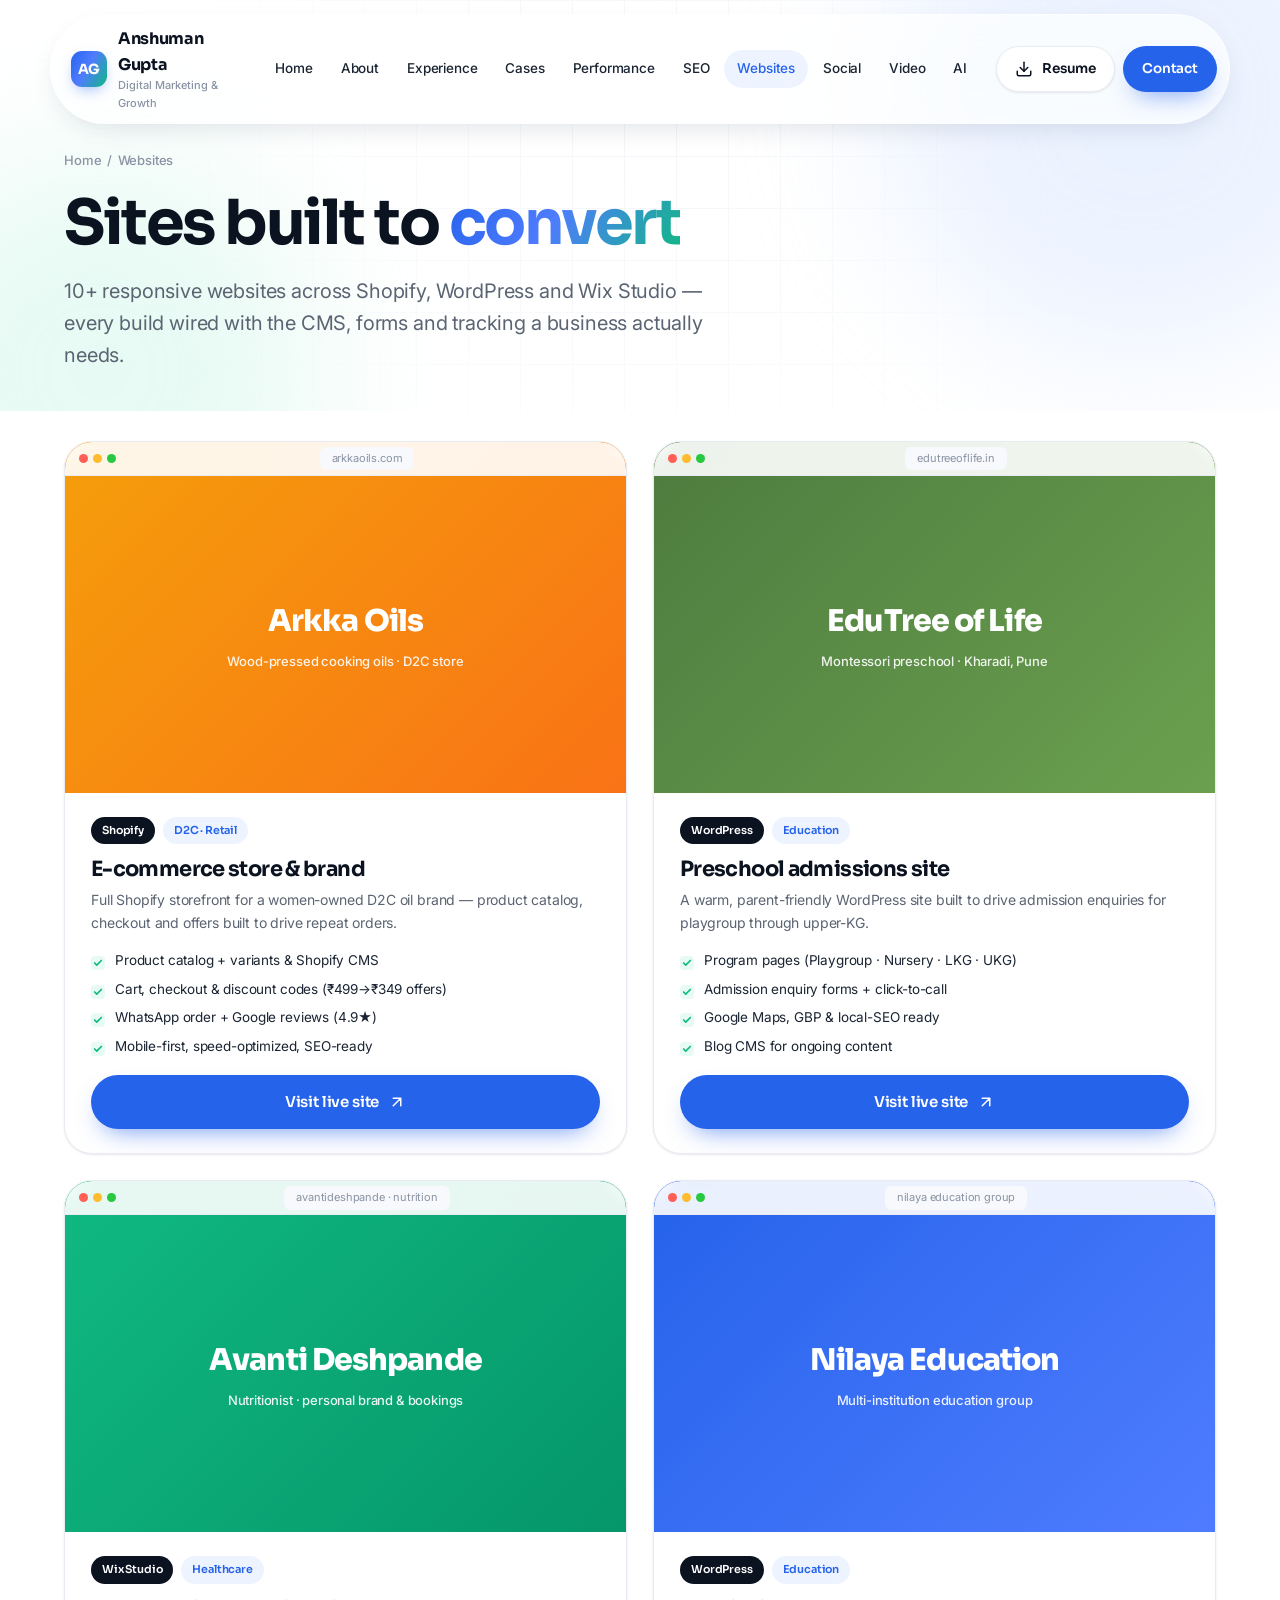
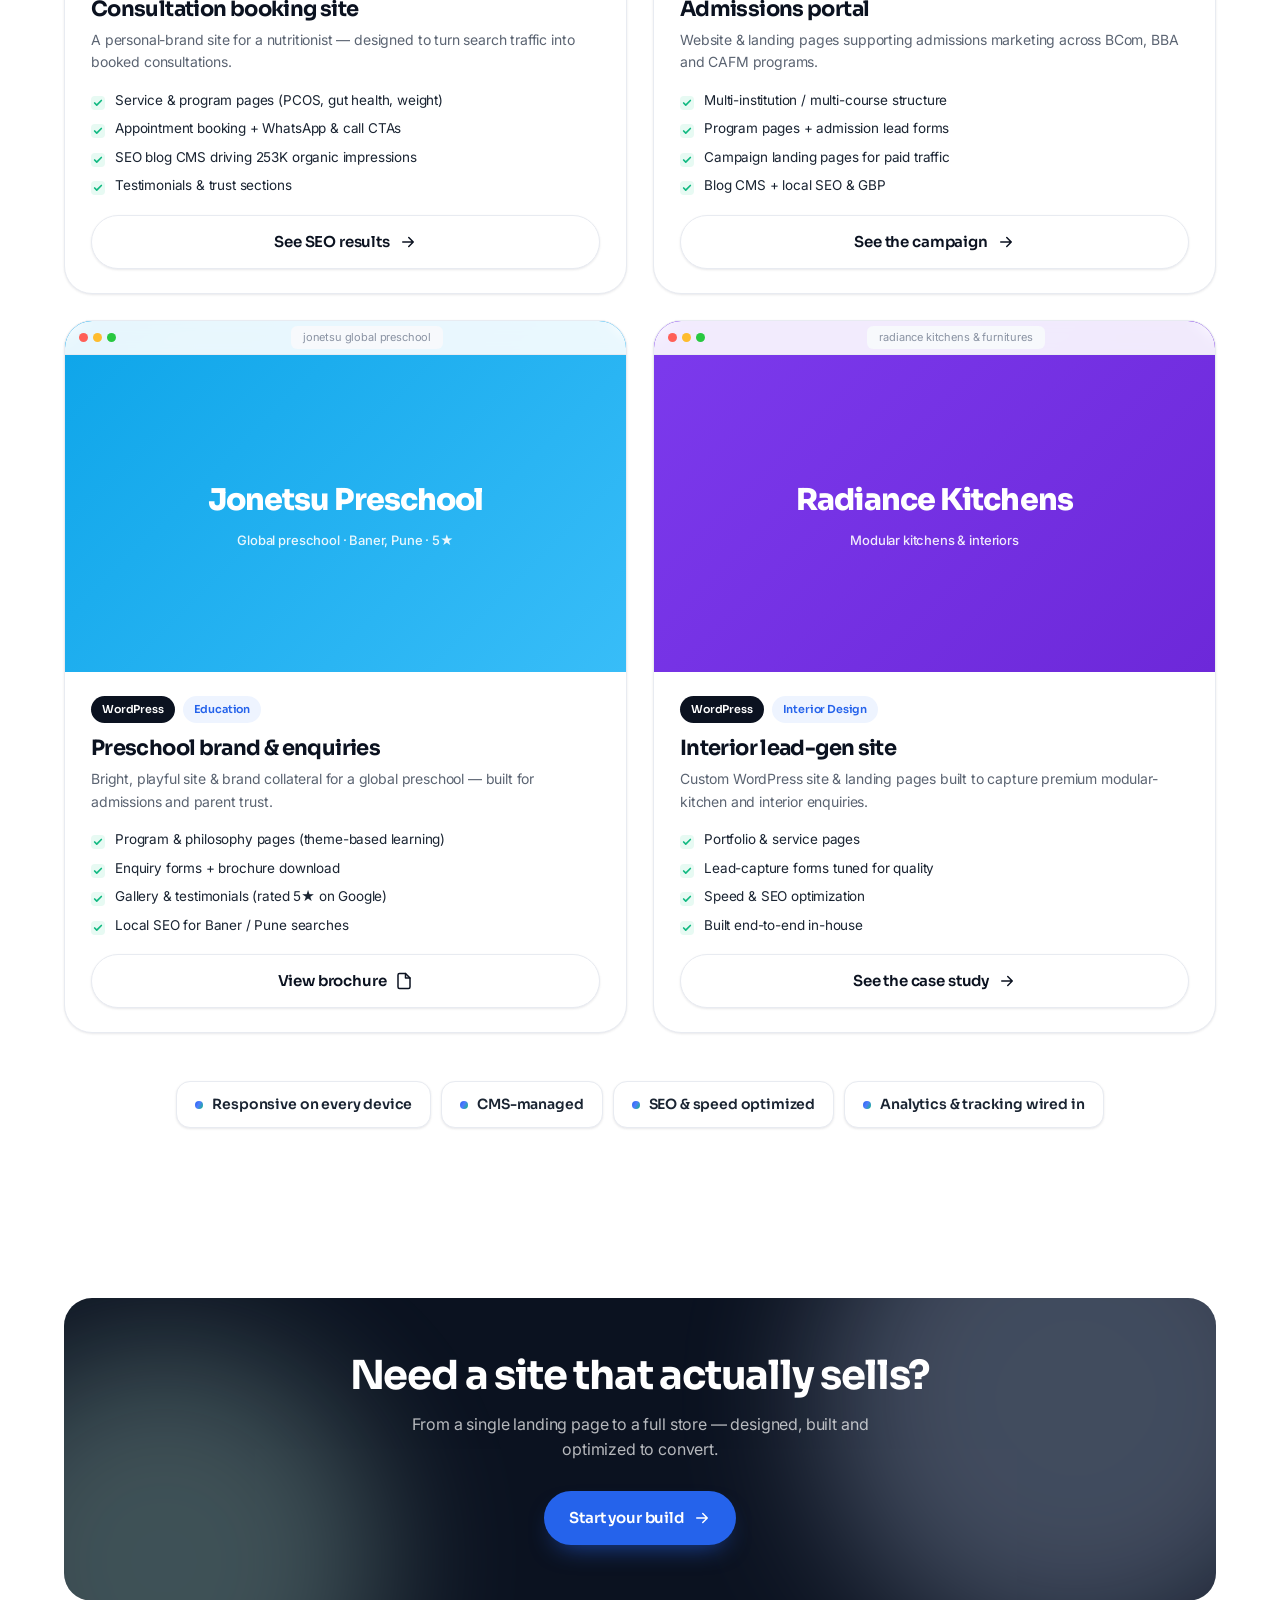
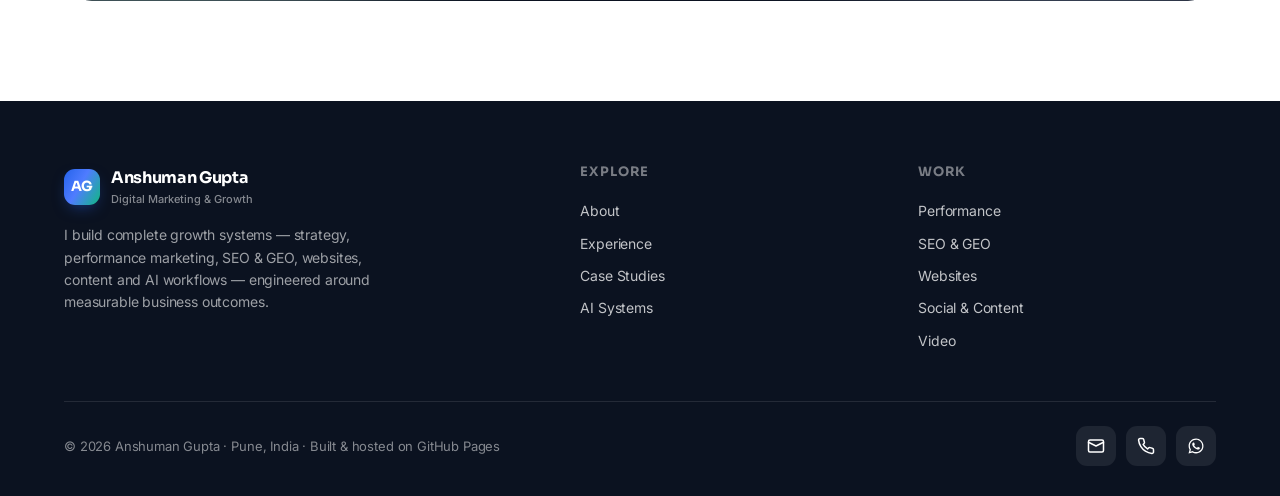
<file: websites.html>
<!DOCTYPE html>
<html lang="en">
<head>
<meta charset="UTF-8">
<meta name="viewport" content="width=device-width, initial-scale=1.0">
<title>Websites — Anshuman Gupta</title>
<meta name="description" content="Website portfolio — D2C stores, education portals and personal-brand sites built on Shopify, WordPress and Wix Studio. Arkka Oils, EduTree, Jonetsu, Nilaya, Avanti Deshpande, Radiance Kitchens.">
<link rel="preconnect" href="https://fonts.googleapis.com">
<link rel="preconnect" href="https://fonts.gstatic.com" crossorigin>
<link href="https://fonts.googleapis.com/css2?family=Sora:wght@400;500;600;700;800&family=Inter:wght@400;500;600;700&display=swap" rel="stylesheet">
<link rel="stylesheet" href="assets/css/style.css">
</head>
<body>

<header class="page-head">
  <div class="hero-bg"><span class="blob b1"></span><span class="blob b2"></span><span class="grid-fade"></span></div>
  <div class="wrap">
    <div class="breadcrumb reveal"><a href="index.html">Home</a> &nbsp;/&nbsp; Websites</div>
    <h1 class="reveal" data-d="1">Sites built to <span class="grad-text">convert</span></h1>
    <p class="lead reveal" data-d="2">10+ responsive websites across Shopify, WordPress and Wix Studio — every build wired with the CMS, forms and tracking a business actually needs.</p>
  </div>
</header>

<section style="padding-top:30px">
  <div class="wrap">
    <div class="grid g-2" style="gap:26px">

      <!-- Arkka Oils -->
      <div class="site-card reveal">
        <div class="site-shot">
          <div class="browser-bar"><div class="dots"><i></i><i></i><i></i></div><div class="url">arkkaoils.com</div></div>
          <div class="site-visual" style="background:linear-gradient(135deg,#f59e0b,#f97316)"><div><div class="big">Arkka Oils</div><div class="small">Wood-pressed cooking oils · D2C store</div></div></div>
        </div>
        <div class="site-info">
          <div class="meta"><span class="pill plat">Shopify</span><span class="pill ind">D2C · Retail</span></div>
          <h3>E-commerce store &amp; brand</h3>
          <p>Full Shopify storefront for a women-owned D2C oil brand — product catalog, checkout and offers built to drive repeat orders.</p>
          <ul class="feat">
            <li>Product catalog + variants &amp; Shopify CMS</li>
            <li>Cart, checkout &amp; discount codes (₹499→₹349 offers)</li>
            <li>WhatsApp order + Google reviews (4.9★)</li>
            <li>Mobile-first, speed-optimized, SEO-ready</li>
          </ul>
          <a class="btn btn-blue" href="https://arkkaoils.com" target="_blank" rel="noopener" style="width:100%;justify-content:center">Visit live site
            <svg viewBox="0 0 24 24" fill="none" stroke="currentColor" stroke-width="2" stroke-linecap="round" stroke-linejoin="round"><path d="M7 17 17 7M7 7h10v10"/></svg></a>
        </div>
      </div>

      <!-- EduTree -->
      <div class="site-card reveal" data-d="1">
        <div class="site-shot">
          <div class="browser-bar"><div class="dots"><i></i><i></i><i></i></div><div class="url">edutreeoflife.in</div></div>
          <div class="site-visual" style="background:linear-gradient(135deg,#4d7c3f,#6ba04f)"><div><div class="big">EduTree of Life</div><div class="small">Montessori preschool · Kharadi, Pune</div></div></div>
        </div>
        <div class="site-info">
          <div class="meta"><span class="pill plat">WordPress</span><span class="pill ind">Education</span></div>
          <h3>Preschool admissions site</h3>
          <p>A warm, parent-friendly WordPress site built to drive admission enquiries for playgroup through upper-KG.</p>
          <ul class="feat">
            <li>Program pages (Playgroup · Nursery · LKG · UKG)</li>
            <li>Admission enquiry forms + click-to-call</li>
            <li>Google Maps, GBP &amp; local-SEO ready</li>
            <li>Blog CMS for ongoing content</li>
          </ul>
          <a class="btn btn-blue" href="https://edutreeoflife.in" target="_blank" rel="noopener" style="width:100%;justify-content:center">Visit live site
            <svg viewBox="0 0 24 24" fill="none" stroke="currentColor" stroke-width="2" stroke-linecap="round" stroke-linejoin="round"><path d="M7 17 17 7M7 7h10v10"/></svg></a>
        </div>
      </div>

      <!-- Avanti Deshpande -->
      <div class="site-card reveal">
        <div class="site-shot">
          <div class="browser-bar"><div class="dots"><i></i><i></i><i></i></div><div class="url">avantideshpande · nutrition</div></div>
          <div class="site-visual" style="background:linear-gradient(135deg,#10B981,#059669)"><div><div class="big">Avanti Deshpande</div><div class="small">Nutritionist · personal brand &amp; bookings</div></div></div>
        </div>
        <div class="site-info">
          <div class="meta"><span class="pill plat">Wix Studio</span><span class="pill ind">Healthcare</span></div>
          <h3>Consultation booking site</h3>
          <p>A personal-brand site for a nutritionist — designed to turn search traffic into booked consultations.</p>
          <ul class="feat">
            <li>Service &amp; program pages (PCOS, gut health, weight)</li>
            <li>Appointment booking + WhatsApp &amp; call CTAs</li>
            <li>SEO blog CMS driving 253K organic impressions</li>
            <li>Testimonials &amp; trust sections</li>
          </ul>
          <a class="btn btn-ghost" href="seo.html" style="width:100%;justify-content:center">See SEO results
            <svg viewBox="0 0 24 24" fill="none" stroke="currentColor" stroke-width="2" stroke-linecap="round" stroke-linejoin="round"><path d="M5 12h14M13 6l6 6-6 6"/></svg></a>
        </div>
      </div>

      <!-- Nilaya -->
      <div class="site-card reveal" data-d="1">
        <div class="site-shot">
          <div class="browser-bar"><div class="dots"><i></i><i></i><i></i></div><div class="url">nilaya education group</div></div>
          <div class="site-visual" style="background:linear-gradient(135deg,#2563EB,#4f7cff)"><div><div class="big">Nilaya Education</div><div class="small">Multi-institution education group</div></div></div>
        </div>
        <div class="site-info">
          <div class="meta"><span class="pill plat">WordPress</span><span class="pill ind">Education</span></div>
          <h3>Admissions portal</h3>
          <p>Website &amp; landing pages supporting admissions marketing across BCom, BBA and CAFM programs.</p>
          <ul class="feat">
            <li>Multi-institution / multi-course structure</li>
            <li>Program pages + admission lead forms</li>
            <li>Campaign landing pages for paid traffic</li>
            <li>Blog CMS + local SEO &amp; GBP</li>
          </ul>
          <a class="btn btn-ghost" href="case-studies.html" style="width:100%;justify-content:center">See the campaign
            <svg viewBox="0 0 24 24" fill="none" stroke="currentColor" stroke-width="2" stroke-linecap="round" stroke-linejoin="round"><path d="M5 12h14M13 6l6 6-6 6"/></svg></a>
        </div>
      </div>

      <!-- Jonetsu -->
      <div class="site-card reveal">
        <div class="site-shot">
          <div class="browser-bar"><div class="dots"><i></i><i></i><i></i></div><div class="url">jonetsu global preschool</div></div>
          <div class="site-visual" style="background:linear-gradient(135deg,#0ea5e9,#38bdf8)"><div><div class="big">Jonetsu Preschool</div><div class="small">Global preschool · Baner, Pune · 5★</div></div></div>
        </div>
        <div class="site-info">
          <div class="meta"><span class="pill plat">WordPress</span><span class="pill ind">Education</span></div>
          <h3>Preschool brand &amp; enquiries</h3>
          <p>Bright, playful site &amp; brand collateral for a global preschool — built for admissions and parent trust.</p>
          <ul class="feat">
            <li>Program &amp; philosophy pages (theme-based learning)</li>
            <li>Enquiry forms + brochure download</li>
            <li>Gallery &amp; testimonials (rated 5★ on Google)</li>
            <li>Local SEO for Baner / Pune searches</li>
          </ul>
          <a class="btn btn-ghost" href="assets/files/jonetsu-brochure.pdf" target="_blank" rel="noopener" style="width:100%;justify-content:center">View brochure
            <svg viewBox="0 0 24 24" fill="none" stroke="currentColor" stroke-width="2" stroke-linecap="round" stroke-linejoin="round"><path d="M14 2H6a2 2 0 0 0-2 2v16a2 2 0 0 0 2 2h12a2 2 0 0 0 2-2V8z"/><path d="M14 2v6h6"/></svg></a>
        </div>
      </div>

      <!-- Radiance -->
      <div class="site-card reveal" data-d="1">
        <div class="site-shot">
          <div class="browser-bar"><div class="dots"><i></i><i></i><i></i></div><div class="url">radiance kitchens &amp; furnitures</div></div>
          <div class="site-visual" style="background:linear-gradient(135deg,#7c3aed,#6d28d9)"><div><div class="big">Radiance Kitchens</div><div class="small">Modular kitchens &amp; interiors</div></div></div>
        </div>
        <div class="site-info">
          <div class="meta"><span class="pill plat">WordPress</span><span class="pill ind">Interior Design</span></div>
          <h3>Interior lead-gen site</h3>
          <p>Custom WordPress site &amp; landing pages built to capture premium modular-kitchen and interior enquiries.</p>
          <ul class="feat">
            <li>Portfolio &amp; service pages</li>
            <li>Lead-capture forms tuned for quality</li>
            <li>Speed &amp; SEO optimization</li>
            <li>Built end-to-end in-house</li>
          </ul>
          <a class="btn btn-ghost" href="case-studies.html" style="width:100%;justify-content:center">See the case study
            <svg viewBox="0 0 24 24" fill="none" stroke="currentColor" stroke-width="2" stroke-linecap="round" stroke-linejoin="round"><path d="M5 12h14M13 6l6 6-6 6"/></svg></a>
        </div>
      </div>

    </div>

    <div class="center mt-l reveal">
      <div class="stack" style="justify-content:center">
        <span class="s"><span class="d"></span>Responsive on every device</span>
        <span class="s"><span class="d"></span>CMS-managed</span>
        <span class="s"><span class="d"></span>SEO &amp; speed optimized</span>
        <span class="s"><span class="d"></span>Analytics &amp; tracking wired in</span>
      </div>
    </div>
  </div>
</section>

<section style="padding-top:70px">
  <div class="wrap"><div class="cta-band reveal"><span class="blob b1"></span><span class="blob b2"></span>
    <div style="position:relative"><h2>Need a site that actually sells?</h2><p>From a single landing page to a full store — designed, built and optimized to convert.</p>
      <div class="btns"><a class="btn btn-blue" href="contact.html">Start your build<svg viewBox="0 0 24 24" fill="none" stroke="currentColor" stroke-width="2" stroke-linecap="round" stroke-linejoin="round"><path d="M5 12h14M13 6l6 6-6 6"/></svg></a></div></div>
  </div></div>
</section>

<script src="assets/js/data.js"></script>
<script src="assets/js/main.js"></script>
</body>
</html>
</file>
<file: assets/css/style.css>
/* =========================================================
   Anshuman Gupta — Portfolio Design System
   Premium minimal · Sora + Inter · #2563EB / #10B981
   ========================================================= */

:root{
  --blue:#2563EB;
  --blue-600:#1d4ed8;
  --blue-050:#eef4ff;
  --green:#10B981;
  --green-050:#e7faf3;
  --ink:#0B1220;
  --ink-2:#1a2432;
  --slate:#5b6472;
  --slate-2:#8a93a3;
  --line:#e8ebf1;
  --bg:#ffffff;
  --bg-soft:#f7f9fc;
  --bg-soft-2:#f1f5fb;
  --white:#fff;
  --radius:20px;
  --radius-sm:14px;
  --radius-lg:28px;
  --shadow-sm:0 1px 2px rgba(16,24,40,.04),0 1px 3px rgba(16,24,40,.06);
  --shadow:0 10px 30px -12px rgba(16,32,64,.18);
  --shadow-lg:0 30px 60px -20px rgba(16,32,64,.28);
  --maxw:1200px;
  --ease:cubic-bezier(.22,1,.36,1);
  --grad:linear-gradient(120deg,#2563EB 0%,#4f7cff 45%,#10B981 100%);
  --grad-soft:linear-gradient(120deg,#eef4ff,#e7faf3);
  --font-h:"Sora",system-ui,sans-serif;
  --font-b:"Inter",system-ui,sans-serif;
}

*,*::before,*::after{box-sizing:border-box}
html{scroll-behavior:smooth;-webkit-text-size-adjust:100%}
body{
  margin:0;font-family:var(--font-b);color:var(--ink);background:var(--bg);
  line-height:1.6;font-size:16px;letter-spacing:-.01em;overflow-x:hidden;
  -webkit-font-smoothing:antialiased;
}
img{max-width:100%;display:block}
a{color:inherit;text-decoration:none}
h1,h2,h3,h4{font-family:var(--font-h);font-weight:700;line-height:1.1;letter-spacing:-.03em;margin:0}
p{margin:0}
::selection{background:var(--blue);color:#fff}

/* ---------- layout ---------- */
.wrap{max-width:var(--maxw);margin:0 auto;padding:0 24px}
section{padding:100px 0;position:relative}
.section-sm{padding:70px 0}
.center{text-align:center}
.eyebrow{
  display:inline-flex;align-items:center;gap:8px;font-family:var(--font-h);
  font-size:12.5px;font-weight:600;letter-spacing:.14em;text-transform:uppercase;
  color:var(--blue);background:var(--blue-050);padding:7px 14px;border-radius:100px;margin-bottom:20px;
}
.eyebrow.green{color:var(--green);background:var(--green-050)}
.eyebrow .dot{width:6px;height:6px;border-radius:50%;background:currentColor;animation:pulse 2s infinite}
@keyframes pulse{0%,100%{opacity:1}50%{opacity:.35}}
h2.title{font-size:clamp(30px,4.4vw,52px);letter-spacing:-.035em}
.lead{font-size:clamp(17px,2vw,20px);color:var(--slate);max-width:640px}
.center .lead{margin-left:auto;margin-right:auto}
.grad-text{background:var(--grad);-webkit-background-clip:text;background-clip:text;-webkit-text-fill-color:transparent}

/* ---------- buttons ---------- */
.btn{
  display:inline-flex;align-items:center;gap:9px;font-family:var(--font-h);font-weight:600;
  font-size:15px;padding:14px 24px;border-radius:100px;cursor:pointer;border:1px solid transparent;
  transition:transform .35s var(--ease),box-shadow .35s var(--ease),background .3s,color .3s;
  white-space:nowrap;
}
.btn svg{width:18px;height:18px}
.btn-primary{background:var(--ink);color:#fff;box-shadow:var(--shadow)}
.btn-primary:hover{transform:translateY(-3px);box-shadow:var(--shadow-lg)}
.btn-blue{background:var(--blue);color:#fff;box-shadow:0 12px 26px -12px rgba(37,99,235,.7)}
.btn-blue:hover{transform:translateY(-3px);background:var(--blue-600)}
.btn-ghost{background:#fff;color:var(--ink);border-color:var(--line);box-shadow:var(--shadow-sm)}
.btn-ghost:hover{transform:translateY(-3px);border-color:var(--blue);color:var(--blue)}
.btn-green{background:var(--green);color:#fff;box-shadow:0 12px 26px -12px rgba(16,185,129,.7)}
.btn-green:hover{transform:translateY(-3px)}

/* ---------- nav ---------- */
.progress{position:fixed;top:0;left:0;height:3px;width:0;background:var(--grad);z-index:1000;transition:width .1s linear}
.nav{
  position:fixed;top:14px;left:50%;transform:translateX(-50%);z-index:900;width:calc(100% - 32px);max-width:1180px;
  display:flex;align-items:center;justify-content:space-between;gap:16px;
  padding:11px 12px 11px 20px;border-radius:100px;background:rgba(255,255,255,.72);
  backdrop-filter:blur(18px) saturate(180%);-webkit-backdrop-filter:blur(18px) saturate(180%);
  border:1px solid rgba(255,255,255,.6);box-shadow:var(--shadow);transition:box-shadow .3s,background .3s;
}
.brand{display:flex;align-items:center;gap:11px;font-family:var(--font-h);font-weight:700;font-size:16px;letter-spacing:-.02em}
.brand .mono{
  width:36px;height:36px;border-radius:11px;display:grid;place-items:center;color:#fff;font-size:14px;
  background:var(--grad);box-shadow:0 6px 16px -6px rgba(37,99,235,.6);flex:none;
}
.brand small{display:block;font-family:var(--font-b);font-weight:500;font-size:11px;color:var(--slate-2);letter-spacing:0}
.nav-links{display:flex;align-items:center;gap:2px}
.nav-links a{
  font-size:13.5px;font-weight:500;color:var(--ink-2);padding:8px 13px;border-radius:100px;
  transition:color .25s,background .25s;position:relative;white-space:nowrap;
}
.nav-links a:hover{color:var(--blue);background:var(--blue-050)}
.nav-links a.active{color:var(--blue);background:var(--blue-050)}
.nav-cta{display:flex;align-items:center;gap:8px}
.nav-cta .btn{padding:11px 18px;font-size:13.5px}
.hamburger{display:none;width:42px;height:42px;border-radius:12px;border:1px solid var(--line);background:#fff;cursor:pointer;position:relative}
.hamburger span{position:absolute;left:11px;right:11px;height:2px;background:var(--ink);border-radius:2px;transition:.3s var(--ease)}
.hamburger span:nth-child(1){top:15px}.hamburger span:nth-child(2){top:20px}.hamburger span:nth-child(3){top:25px}
.hamburger.open span:nth-child(1){top:20px;transform:rotate(45deg)}
.hamburger.open span:nth-child(2){opacity:0}
.hamburger.open span:nth-child(3){top:20px;transform:rotate(-45deg)}

@media(max-width:1024px){
  .nav-links{
    position:absolute;top:calc(100% + 12px);left:0;right:0;flex-direction:column;align-items:stretch;gap:4px;
    background:rgba(255,255,255,.96);backdrop-filter:blur(18px);border:1px solid var(--line);
    border-radius:22px;padding:14px;box-shadow:var(--shadow-lg);
    opacity:0;visibility:hidden;transform:translateY(-8px);transition:.3s var(--ease);
  }
  .nav-links.open{opacity:1;visibility:visible;transform:none}
  .nav-links a{padding:12px 16px;font-size:15px}
  .hamburger{display:block}
  .nav-cta .btn.resume-btn{display:none}
}

/* ---------- hero ---------- */
.hero{padding:170px 0 90px;position:relative;overflow:hidden}
.hero-bg{position:absolute;inset:0;z-index:-1;overflow:hidden}
.blob{position:absolute;border-radius:50%;filter:blur(70px);opacity:.5}
.blob.b1{width:520px;height:520px;background:#cfe0ff;top:-160px;right:-120px;animation:float 14s ease-in-out infinite}
.blob.b2{width:440px;height:440px;background:#c6f4e4;bottom:-180px;left:-120px;animation:float 18s ease-in-out infinite reverse}
.hero-bg .grid-fade{position:absolute;inset:0;background-image:linear-gradient(var(--line) 1px,transparent 1px),linear-gradient(90deg,var(--line) 1px,transparent 1px);background-size:52px 52px;-webkit-mask-image:radial-gradient(circle at 50% 30%,#000,transparent 72%);mask-image:radial-gradient(circle at 50% 30%,#000,transparent 72%);opacity:.5}
@keyframes float{0%,100%{transform:translate(0,0)}50%{transform:translate(30px,-30px)}}

.hero h1{font-size:clamp(38px,6.4vw,78px);letter-spacing:-.045em;margin-bottom:22px}
.hero .lead{font-size:clamp(17px,2.1vw,21px);margin-bottom:34px}
.hero-cta{display:flex;flex-wrap:wrap;gap:12px;margin-bottom:26px}
.role-chips{display:flex;flex-wrap:wrap;gap:8px}
.chip{font-family:var(--font-h);font-size:12.5px;font-weight:500;color:var(--ink-2);background:#fff;border:1px solid var(--line);padding:8px 14px;border-radius:100px;box-shadow:var(--shadow-sm)}
.chip b{color:var(--blue);font-weight:700}

/* ---------- hero portrait ---------- */
.hero-photo{position:relative;max-width:420px;margin-left:auto}
.photo-frame{position:relative;border-radius:26px;overflow:hidden;box-shadow:var(--shadow-lg);border:1px solid var(--line);aspect-ratio:4/5;background:var(--bg-soft)}
.photo-frame::after{content:"";position:absolute;inset:0;background:linear-gradient(180deg,transparent 55%,rgba(6,12,26,.55));pointer-events:none}
.photo-frame img{width:100%;height:100%;object-fit:cover;object-position:center 22%}
.photo-badge{position:absolute;left:16px;right:16px;bottom:16px;z-index:2;display:flex;gap:10px;background:rgba(255,255,255,.82);backdrop-filter:blur(14px);border:1px solid rgba(255,255,255,.6);border-radius:16px;padding:12px 14px;box-shadow:var(--shadow)}
.photo-badge .pb{flex:1;text-align:center}
.photo-badge .pb .v{font-family:var(--font-h);font-weight:800;font-size:19px;letter-spacing:-.03em;background:var(--grad);-webkit-background-clip:text;background-clip:text;-webkit-text-fill-color:transparent;white-space:nowrap}
.photo-badge .pb .k{font-size:10.5px;color:var(--slate);margin-top:2px}
.photo-badge .div{width:1px;background:var(--line)}
.photo-avail{position:absolute;top:16px;left:16px;z-index:2;font-family:var(--font-h);font-size:11px;font-weight:600;color:#fff;background:rgba(16,185,129,.92);padding:6px 12px;border-radius:100px;display:flex;align-items:center;gap:6px;box-shadow:var(--shadow)}
.photo-avail .d{width:6px;height:6px;border-radius:50%;background:#fff;animation:pulse 1.8s infinite}
@media(max-width:860px){.hero-photo{max-width:360px;margin:0 auto}}

/* ---------- cards ---------- */
.grid{display:grid;gap:22px}
.g-2{grid-template-columns:repeat(2,1fr)}
.g-3{grid-template-columns:repeat(3,1fr)}
.g-4{grid-template-columns:repeat(4,1fr)}
@media(max-width:900px){.g-3,.g-4{grid-template-columns:repeat(2,1fr)}}
@media(max-width:620px){.g-2,.g-3,.g-4{grid-template-columns:1fr}}

.card{background:#fff;border:1px solid var(--line);border-radius:var(--radius);padding:28px;box-shadow:var(--shadow-sm);transition:transform .4s var(--ease),box-shadow .4s var(--ease),border-color .3s;position:relative;overflow:hidden}
.card:hover{transform:translateY(-6px);box-shadow:var(--shadow-lg);border-color:#dbe3f2}
.card .ic{width:48px;height:48px;border-radius:14px;display:grid;place-items:center;background:var(--blue-050);color:var(--blue);margin-bottom:18px}
.card .ic.green{background:var(--green-050);color:var(--green)}
.card .ic svg{width:24px;height:24px}
.card h3{font-size:19px;margin-bottom:9px}
.card p{font-size:14.5px;color:var(--slate)}
.card .tags{display:flex;flex-wrap:wrap;gap:6px;margin-top:16px}
.tag{font-size:11.5px;font-weight:500;color:var(--slate);background:var(--bg-soft);border:1px solid var(--line);padding:5px 10px;border-radius:8px}
.card-accent::before{content:"";position:absolute;inset:0 0 auto 0;height:4px;background:var(--grad);transform:scaleX(0);transform-origin:left;transition:transform .5s var(--ease)}
.card-accent:hover::before{transform:scaleX(1)}

/* ---------- KPI counters ---------- */
.kpi-grid{display:grid;grid-template-columns:repeat(4,1fr);gap:18px}
@media(max-width:900px){.kpi-grid{grid-template-columns:repeat(2,1fr)}}
.kpi{background:#fff;border:1px solid var(--line);border-radius:var(--radius);padding:28px 24px;box-shadow:var(--shadow-sm);position:relative;overflow:hidden;transition:transform .4s var(--ease),box-shadow .4s var(--ease)}
.kpi:hover{transform:translateY(-5px);box-shadow:var(--shadow)}
.kpi .num{font-family:var(--font-h);font-weight:800;font-size:clamp(32px,4vw,44px);letter-spacing:-.04em;line-height:1;background:var(--grad);-webkit-background-clip:text;background-clip:text;-webkit-text-fill-color:transparent}
.kpi .lbl{margin-top:10px;font-size:13.5px;color:var(--slate);font-weight:500}
.kpi::after{content:"";position:absolute;right:-30px;bottom:-30px;width:90px;height:90px;border-radius:50%;background:var(--grad-soft);opacity:.6}
.kpi-compact{grid-template-columns:1fr 1fr !important}
.kpi-compact .kpi{padding:22px 20px}
.kpi-compact .num{font-size:clamp(26px,3.4vw,34px);white-space:nowrap}
.kpi-compact .lbl{white-space:nowrap}

/* ---------- marquee ---------- */
.marquee{overflow:hidden;-webkit-mask-image:linear-gradient(90deg,transparent,#000 8%,#000 92%,transparent);mask-image:linear-gradient(90deg,transparent,#000 8%,#000 92%,transparent)}
.marquee-track{display:flex;gap:16px;width:max-content;animation:scroll 34s linear infinite}
.marquee:hover .marquee-track{animation-play-state:paused}
@keyframes scroll{to{transform:translateX(-50%)}}
.m-item{font-family:var(--font-h);font-weight:600;font-size:15px;color:var(--ink-2);background:#fff;border:1px solid var(--line);padding:12px 22px;border-radius:100px;box-shadow:var(--shadow-sm);white-space:nowrap;display:flex;align-items:center;gap:9px}
.m-item .d{width:7px;height:7px;border-radius:50%;background:var(--green)}

/* ---------- reveal ---------- */
.reveal{opacity:0;transform:translateY(26px);transition:opacity .7s var(--ease),transform .7s var(--ease)}
.reveal.in{opacity:1;transform:none}
.reveal[data-d="1"]{transition-delay:.08s}.reveal[data-d="2"]{transition-delay:.16s}
.reveal[data-d="3"]{transition-delay:.24s}.reveal[data-d="4"]{transition-delay:.32s}
.reveal[data-d="5"]{transition-delay:.4s}.reveal[data-d="6"]{transition-delay:.48s}
@media(prefers-reduced-motion:reduce){.reveal{opacity:1;transform:none}}

/* ---------- page header ---------- */
.page-head{padding:150px 0 40px;position:relative;overflow:hidden}
.page-head .blob{opacity:.4}
.page-head h1{font-size:clamp(34px,5.4vw,62px);letter-spacing:-.04em;margin-bottom:18px}
.breadcrumb{font-size:13px;color:var(--slate-2);margin-bottom:18px;font-weight:500}
.breadcrumb a:hover{color:var(--blue)}

/* ---------- timeline ---------- */
.timeline{position:relative;max-width:820px;margin:0 auto;padding-left:34px}
.timeline::before{content:"";position:absolute;left:8px;top:6px;bottom:6px;width:2px;background:linear-gradient(var(--blue),var(--green))}
.tl-item{position:relative;padding:0 0 44px 24px}
.tl-item:last-child{padding-bottom:0}
.tl-item::before{content:"";position:absolute;left:-34px;top:4px;width:18px;height:18px;border-radius:50%;background:#fff;border:3px solid var(--blue);box-shadow:0 0 0 5px var(--blue-050)}
.tl-item.green::before{border-color:var(--green);box-shadow:0 0 0 5px var(--green-050)}
.tl-when{font-family:var(--font-h);font-size:12.5px;font-weight:600;color:var(--blue);letter-spacing:.04em;text-transform:uppercase}
.tl-item.green .tl-when{color:var(--green)}
.tl-role{font-family:var(--font-h);font-size:21px;font-weight:700;margin:6px 0 2px}
.tl-co{font-size:14.5px;color:var(--slate);font-weight:600;margin-bottom:12px}
.tl-body{font-size:14.5px;color:var(--slate)}
.tl-body li{margin-bottom:6px}

/* ---------- expandable case study ---------- */
.cs{background:#fff;border:1px solid var(--line);border-radius:var(--radius-lg);overflow:hidden;box-shadow:var(--shadow-sm);transition:box-shadow .4s var(--ease),border-color .3s}
.cs:hover{box-shadow:var(--shadow)}
.cs-head{display:flex;align-items:center;gap:20px;padding:26px 30px;cursor:pointer}
.cs-logo{width:56px;height:56px;border-radius:15px;flex:none;display:grid;place-items:center;color:#fff;font-family:var(--font-h);font-weight:700;font-size:19px}
.cs-head h3{font-size:21px}
.cs-head .sub{font-size:13.5px;color:var(--slate);margin-top:3px}
.cs-head .toggle{margin-left:auto;width:40px;height:40px;border-radius:50%;border:1px solid var(--line);display:grid;place-items:center;flex:none;transition:.35s var(--ease);color:var(--blue)}
.cs.open .cs-head .toggle{transform:rotate(45deg);background:var(--blue);color:#fff;border-color:var(--blue)}
.cs-body{max-height:0;overflow:hidden;transition:max-height .55s var(--ease)}
.cs-inner{padding:4px 30px 32px;border-top:1px solid var(--line)}
.cs-cols{display:grid;grid-template-columns:1fr 1fr;gap:26px;margin-top:24px}
@media(max-width:700px){.cs-cols{grid-template-columns:1fr}}
.cs-block h4{font-family:var(--font-h);font-size:12.5px;letter-spacing:.1em;text-transform:uppercase;color:var(--slate-2);margin-bottom:12px}
.cs-block p,.cs-block li{font-size:14.5px;color:var(--ink-2)}
.cs-metrics{display:grid;grid-template-columns:repeat(3,1fr);gap:14px;margin-top:26px}
@media(max-width:600px){.cs-metrics{grid-template-columns:1fr}}
.cs-metric{background:var(--bg-soft);border:1px solid var(--line);border-radius:16px;padding:18px}
.cs-metric .v{font-family:var(--font-h);font-weight:800;font-size:26px;letter-spacing:-.03em;color:var(--blue)}
.cs-metric.green .v{color:var(--green)}
.cs-metric .k{font-size:12.5px;color:var(--slate);margin-top:4px}
.chk{list-style:none;padding:0;margin:0}
.chk li{position:relative;padding-left:26px;margin-bottom:9px}
.chk li::before{content:"";position:absolute;left:0;top:6px;width:16px;height:16px;border-radius:50%;background:var(--green-050);background-image:url("data:image/svg+xml,%3Csvg xmlns='http://www.w3.org/2000/svg' width='11' height='11' viewBox='0 0 24 24' fill='none' stroke='%2310B981' stroke-width='3.5' stroke-linecap='round' stroke-linejoin='round'%3E%3Cpolyline points='20 6 9 17 4 12'/%3E%3C/svg%3E");background-repeat:no-repeat;background-position:center}

/* ---------- dashboard cards ---------- */
.dash{background:#fff;border:1px solid var(--line);border-radius:var(--radius-lg);padding:0;overflow:hidden;box-shadow:var(--shadow-sm)}
.dash-top{display:flex;align-items:center;gap:12px;padding:20px 26px;border-bottom:1px solid var(--line);background:var(--bg-soft)}
.dash-top .badge{width:34px;height:34px;border-radius:10px;display:grid;place-items:center;color:#fff;flex:none}
.dash-top h3{font-size:16.5px}
.dash-top .sub{font-size:12.5px;color:var(--slate)}
.dash-top .live{margin-left:auto;font-family:var(--font-h);font-size:11px;font-weight:600;color:var(--green);background:var(--green-050);padding:5px 11px;border-radius:100px;display:flex;align-items:center;gap:6px}
.dash-top .live .d{width:6px;height:6px;border-radius:50%;background:var(--green);animation:pulse 1.6s infinite}
.dash-stats{display:grid;grid-template-columns:repeat(4,1fr)}
@media(max-width:700px){.dash-stats{grid-template-columns:repeat(2,1fr)}}
.dstat{padding:22px 24px;border-right:1px solid var(--line);border-bottom:1px solid var(--line)}
.dstat .v{font-family:var(--font-h);font-weight:800;font-size:26px;letter-spacing:-.03em;color:var(--ink)}
.dstat .v.blue{color:var(--blue)}.dstat .v.green{color:var(--green)}
.dstat .k{font-size:12px;color:var(--slate);margin-top:4px}
.dstat .delta{font-size:11.5px;font-weight:600;color:var(--green);margin-top:6px;display:inline-flex;align-items:center;gap:3px}
.proof{display:flex;align-items:center;gap:10px;padding:16px 26px;font-size:12.5px;color:var(--slate);cursor:pointer;background:#fff}
.proof:hover{color:var(--blue)}
.proof svg{width:16px;height:16px}

/* mini bar chart (pure css) */
.bars{display:flex;align-items:flex-end;gap:10px;height:120px;padding:16px 24px 8px}
.bar{flex:1;background:var(--grad);border-radius:8px 8px 0 0;position:relative;min-height:6px;transition:height 1s var(--ease)}
.bar span{position:absolute;top:-20px;left:0;right:0;text-align:center;font-size:11px;font-weight:600;color:var(--slate)}
.bar em{position:absolute;bottom:-22px;left:0;right:0;text-align:center;font-size:11px;color:var(--slate-2);font-style:normal}
.bar-wrap{padding-bottom:26px}

/* ---------- website portfolio ---------- */
.site-card{background:#fff;border:1px solid var(--line);border-radius:var(--radius-lg);overflow:hidden;box-shadow:var(--shadow-sm);transition:transform .4s var(--ease),box-shadow .4s var(--ease)}
.site-card:hover{transform:translateY(-6px);box-shadow:var(--shadow-lg)}
.site-shot{position:relative;aspect-ratio:16/10;overflow:hidden;background:var(--bg-soft)}
.browser-bar{position:absolute;top:0;left:0;right:0;height:34px;background:rgba(255,255,255,.9);backdrop-filter:blur(6px);display:flex;align-items:center;gap:6px;padding:0 14px;z-index:2;border-bottom:1px solid var(--line)}
.browser-bar .dots{display:flex;gap:5px}
.browser-bar .dots i{width:9px;height:9px;border-radius:50%}
.browser-bar .dots i:nth-child(1){background:#ff5f57}.browser-bar .dots i:nth-child(2){background:#febc2e}.browser-bar .dots i:nth-child(3){background:#28c840}
.browser-bar .url{font-size:11px;color:var(--slate-2);background:var(--bg-soft);border-radius:6px;padding:3px 12px;margin:0 auto;max-width:70%;overflow:hidden;text-overflow:ellipsis;white-space:nowrap}
.site-visual{width:100%;height:100%;padding-top:34px;display:grid;place-items:center;color:#fff;text-align:center}
.site-visual .big{font-family:var(--font-h);font-weight:800;font-size:30px;letter-spacing:-.03em}
.site-visual .small{font-size:13px;opacity:.9;margin-top:6px;font-weight:500}
.site-info{padding:24px 26px}
.site-info .meta{display:flex;flex-wrap:wrap;gap:8px;margin-bottom:14px}
.pill{font-family:var(--font-h);font-size:11px;font-weight:600;padding:5px 11px;border-radius:100px}
.pill.plat{background:var(--ink);color:#fff}
.pill.ind{background:var(--blue-050);color:var(--blue)}
.site-info h3{font-size:21px;margin-bottom:8px}
.site-info p{font-size:14px;color:var(--slate);margin-bottom:16px}
.feat{list-style:none;padding:0;margin:0 0 18px;display:grid;gap:7px}
.feat li{font-size:13.5px;color:var(--ink-2);padding-left:24px;position:relative}
.feat li::before{content:"";position:absolute;left:0;top:6px;width:14px;height:14px;border-radius:4px;background:var(--green-050);background-image:url("data:image/svg+xml,%3Csvg xmlns='http://www.w3.org/2000/svg' width='10' height='10' viewBox='0 0 24 24' fill='none' stroke='%2310B981' stroke-width='4' stroke-linecap='round' stroke-linejoin='round'%3E%3Cpolyline points='20 6 9 17 4 12'/%3E%3C/svg%3E");background-repeat:no-repeat;background-position:center}
.site-metrics{display:flex;gap:20px;padding-top:16px;border-top:1px solid var(--line)}
.site-metrics div{flex:1}
.site-metrics .v{font-family:var(--font-h);font-weight:800;font-size:20px;color:var(--blue)}
.site-metrics .k{font-size:11.5px;color:var(--slate)}

/* ---------- gallery / creatives ---------- */
.filter-bar{display:flex;flex-wrap:wrap;gap:8px;justify-content:center;margin-bottom:36px}
.filter-btn{font-family:var(--font-h);font-size:13.5px;font-weight:600;color:var(--ink-2);background:#fff;border:1px solid var(--line);padding:9px 18px;border-radius:100px;cursor:pointer;transition:.3s var(--ease)}
.filter-btn:hover{border-color:var(--blue);color:var(--blue)}
.filter-btn.active{background:var(--ink);color:#fff;border-color:var(--ink)}
.masonry{columns:3;column-gap:18px}
@media(max-width:900px){.masonry{columns:2}}
@media(max-width:560px){.masonry{columns:1}}
.m-card{break-inside:avoid;margin-bottom:18px;border-radius:var(--radius);overflow:hidden;border:1px solid var(--line);box-shadow:var(--shadow-sm);position:relative;cursor:pointer;transition:transform .4s var(--ease),box-shadow .4s var(--ease);background:#fff}
.m-card:hover{transform:translateY(-4px) scale(1.01);box-shadow:var(--shadow-lg)}
.m-card img{width:100%;transition:transform .6s var(--ease)}
.m-card:hover img{transform:scale(1.04)}
.m-card .cap{position:absolute;left:0;right:0;bottom:0;padding:26px 16px 14px;background:linear-gradient(transparent,rgba(6,12,26,.86));color:#fff;opacity:0;transform:translateY(8px);transition:.4s var(--ease)}
.m-card:hover .cap{opacity:1;transform:none}
.m-card .cap b{font-family:var(--font-h);font-size:14px;display:block}
.m-card .cap span{font-size:12px;opacity:.85}
.m-card .type-badge{position:absolute;top:12px;left:12px;font-family:var(--font-h);font-size:10.5px;font-weight:600;padding:5px 10px;border-radius:100px;background:rgba(255,255,255,.9);backdrop-filter:blur(6px);color:var(--ink);z-index:2}

/* ---------- inline embeds (real content, plays in place) ---------- */
.embed-card{position:relative;border-radius:var(--radius);overflow:hidden;border:1px solid var(--line);box-shadow:var(--shadow-sm);background:#0b1220;transition:transform .4s var(--ease),box-shadow .4s var(--ease)}
.embed-card:hover{transform:translateY(-4px);box-shadow:var(--shadow-lg)}
.embed-card.portrait{aspect-ratio:9/16}
.embed-card.tall{aspect-ratio:3/5}
.embed-card.wide{aspect-ratio:16/9}
.embed-card .ig-holder{position:absolute;inset:0;overflow:hidden;z-index:2;background:#fff}
/* crop Instagram header + engagement footer so only the media shows */
.embed-card.portrait .ig-holder iframe{position:absolute;left:0;width:100%;top:-56px;height:calc(100% + 210px);border:0}
.embed-card.tall .ig-holder iframe{position:absolute;left:0;width:100%;top:-56px;height:calc(100% + 200px);border:0}
.embed-card .plain{position:absolute;inset:0;width:100%;height:100%;border:0}
.embed-card .badge-tl{position:absolute;top:12px;left:12px;font-family:var(--font-h);font-size:10px;font-weight:700;letter-spacing:.05em;padding:5px 10px;border-radius:100px;color:#fff;z-index:4;pointer-events:none}
.embed-card .load{position:absolute;inset:0;display:grid;place-items:center;background:linear-gradient(160deg,#182338,#0b1220);color:rgba(255,255,255,.5);font-family:var(--font-h);font-size:12px;z-index:1}
.embed-card .load .sp{width:26px;height:26px;border-radius:50%;border:3px solid rgba(255,255,255,.18);border-top-color:#fff;animation:spin .8s linear infinite;margin-bottom:10px}
@keyframes spin{to{transform:rotate(360deg)}}
.embed-lbl{display:flex;align-items:center;gap:8px;margin-top:10px;font-family:var(--font-h);font-size:13px;font-weight:600;color:var(--ink-2)}
.embed-lbl .tg{font-size:11px;font-weight:600;color:var(--slate);background:var(--bg-soft);border:1px solid var(--line);padding:3px 9px;border-radius:100px;margin-left:auto}

/* facade (click to play in place) — used for YouTube & Drive */
.facade{position:relative;border-radius:var(--radius);overflow:hidden;border:1px solid var(--line);box-shadow:var(--shadow-sm);background:#0b1220;cursor:pointer;transition:transform .4s var(--ease),box-shadow .4s var(--ease)}
.facade:hover{transform:translateY(-4px);box-shadow:var(--shadow-lg)}
.facade.wide{aspect-ratio:16/9}
.facade .thumb{position:absolute;inset:0;width:100%;height:100%;object-fit:cover;transition:transform .6s var(--ease)}
.facade:hover .thumb{transform:scale(1.05)}
.facade .grad{position:absolute;inset:0;background:linear-gradient(180deg,rgba(6,12,26,.1),rgba(6,12,26,.7))}
.facade .play{position:absolute;top:50%;left:50%;transform:translate(-50%,-50%);width:56px;height:56px;border-radius:50%;background:rgba(255,255,255,.94);display:grid;place-items:center;transition:.35s var(--ease);box-shadow:0 10px 30px -8px rgba(0,0,0,.5);z-index:3}
.facade:hover .play{transform:translate(-50%,-50%) scale(1.1)}
.facade .play svg{width:22px;height:22px;color:var(--ink);margin-left:3px}
.facade .badge-tl{position:absolute;top:12px;left:12px;font-family:var(--font-h);font-size:10px;font-weight:700;letter-spacing:.05em;padding:5px 10px;border-radius:100px;color:#fff;z-index:3}
.facade .meta{position:absolute;left:0;right:0;bottom:0;padding:30px 16px 14px;color:#fff;z-index:3}
.facade .meta .plat{font-family:var(--font-h);font-size:10.5px;font-weight:600;letter-spacing:.06em;text-transform:uppercase;opacity:.85;display:flex;align-items:center;gap:6px}
.facade .meta b{font-family:var(--font-h);font-size:14.5px;display:block;margin-top:4px}
.facade iframe{position:absolute;inset:0;width:100%;height:100%;border:0;z-index:5}

/* ---------- video / social grid ---------- */
.vgrid{display:grid;grid-template-columns:repeat(4,1fr);gap:18px}
@media(max-width:1000px){.vgrid{grid-template-columns:repeat(3,1fr)}}
@media(max-width:760px){.vgrid{grid-template-columns:repeat(2,1fr)}}
@media(max-width:460px){.vgrid{grid-template-columns:1fr}}
.vcard{position:relative;border-radius:var(--radius);overflow:hidden;cursor:pointer;border:1px solid var(--line);box-shadow:var(--shadow-sm);background:var(--ink);aspect-ratio:9/16;transition:transform .4s var(--ease),box-shadow .4s var(--ease)}
.vcard.wide{aspect-ratio:16/9}
.vcard:hover{transform:translateY(-5px);box-shadow:var(--shadow-lg)}
.vcard .thumb{position:absolute;inset:0;width:100%;height:100%;object-fit:cover;opacity:.92;transition:transform .6s var(--ease),opacity .3s}
.vcard:hover .thumb{transform:scale(1.06);opacity:1}
.vcard .grad{position:absolute;inset:0;background:linear-gradient(180deg,rgba(6,12,26,.15),rgba(6,12,26,.72))}
.vcard .play{position:absolute;top:50%;left:50%;transform:translate(-50%,-50%);width:58px;height:58px;border-radius:50%;background:rgba(255,255,255,.92);backdrop-filter:blur(6px);display:grid;place-items:center;transition:.35s var(--ease);box-shadow:0 10px 30px -8px rgba(0,0,0,.5)}
.vcard:hover .play{transform:translate(-50%,-50%) scale(1.1);background:#fff}
.vcard .play svg{width:22px;height:22px;color:var(--ink);margin-left:3px}
.vcard .meta{position:absolute;left:0;right:0;bottom:0;padding:32px 16px 15px;color:#fff}
.vcard .meta .plat{font-family:var(--font-h);font-size:10.5px;font-weight:600;letter-spacing:.06em;text-transform:uppercase;opacity:.85;display:flex;align-items:center;gap:6px}
.vcard .meta b{font-family:var(--font-h);font-size:14.5px;display:block;margin-top:4px;line-height:1.25}
.vcard .badge-tl{position:absolute;top:12px;left:12px;font-family:var(--font-h);font-size:10px;font-weight:700;letter-spacing:.05em;padding:5px 10px;border-radius:100px;color:#fff;z-index:2}
.badge-ig{background:linear-gradient(45deg,#f09433,#e6683c,#dc2743,#cc2366,#bc1888)}
.badge-yt{background:#ff0000}
.badge-drive{background:#1a73e8}

/* ---------- lightbox ---------- */
.lb{position:fixed;inset:0;z-index:2000;background:rgba(8,12,22,.82);backdrop-filter:blur(10px);display:none;align-items:center;justify-content:center;padding:24px;opacity:0;transition:opacity .35s var(--ease)}
.lb.show{display:flex;opacity:1}
.lb-inner{position:relative;width:100%;max-width:420px;transform:scale(.94);transition:transform .4s var(--ease)}
.lb.show .lb-inner{transform:none}
.lb-inner.wide{max-width:900px}
.lb-frame{position:relative;width:100%;background:#000;border-radius:20px;overflow:hidden;box-shadow:var(--shadow-lg)}
.lb-frame.portrait{aspect-ratio:9/16;max-height:82vh}
.lb-frame.landscape{aspect-ratio:16/9}
.lb-frame iframe{position:absolute;inset:0;width:100%;height:100%;border:0}
.lb-close{position:absolute;top:-14px;right:-14px;width:44px;height:44px;border-radius:50%;background:#fff;border:0;cursor:pointer;display:grid;place-items:center;box-shadow:var(--shadow-lg);z-index:5;transition:transform .3s}
.lb-close:hover{transform:rotate(90deg)}
.lb-close svg{width:20px;height:20px;color:var(--ink)}
.lb-nav{position:absolute;top:50%;transform:translateY(-50%);width:46px;height:46px;border-radius:50%;background:rgba(255,255,255,.14);border:1px solid rgba(255,255,255,.25);cursor:pointer;display:grid;place-items:center;color:#fff;transition:.3s}
.lb-nav:hover{background:rgba(255,255,255,.28)}
.lb-prev{left:-64px}.lb-next{right:-64px}
@media(max-width:560px){.lb-prev{left:-2px}.lb-next{right:-2px}.lb-nav{width:40px;height:40px}}
.lb-cap{text-align:center;color:#fff;margin-top:16px;font-family:var(--font-h);font-size:14px;font-weight:600}
.lb-cap span{display:block;font-family:var(--font-b);font-weight:400;font-size:12.5px;opacity:.7;margin-top:3px}

/* ---------- image lightbox ---------- */
.imglb{position:fixed;inset:0;z-index:2000;background:rgba(8,12,22,.9);backdrop-filter:blur(8px);display:none;align-items:center;justify-content:center;padding:30px;opacity:0;transition:opacity .3s}
.imglb.show{display:flex;opacity:1}
.imglb img{max-width:92%;max-height:88vh;border-radius:14px;box-shadow:var(--shadow-lg)}
.imglb .lb-close{top:24px;right:24px}

/* ---------- workflow diagrams ---------- */
.flow{background:#fff;border:1px solid var(--line);border-radius:var(--radius-lg);padding:30px;box-shadow:var(--shadow-sm);height:100%}
.flow-head{display:flex;align-items:center;gap:14px;margin-bottom:22px}
.flow-head .ic{width:46px;height:46px;border-radius:13px;display:grid;place-items:center;color:#fff;flex:none}
.flow-head h3{font-size:19px}
.flow-head .sub{font-size:12.5px;color:var(--slate)}
.flow-steps{display:flex;flex-wrap:wrap;gap:8px;align-items:center}
.step{font-family:var(--font-h);font-size:12.5px;font-weight:600;color:var(--ink-2);background:var(--bg-soft);border:1px solid var(--line);padding:9px 14px;border-radius:11px;transition:.3s var(--ease)}
.flow:hover .step{border-color:#d8e2f5}
.step.hl{background:var(--blue);color:#fff;border-color:var(--blue)}
.step.hl2{background:var(--green);color:#fff;border-color:var(--green)}
.arrow{color:var(--slate-2);flex:none}
.arrow svg{width:15px;height:15px;display:block}
.flow-result{margin-top:20px;padding:14px 18px;border-radius:14px;background:var(--grad-soft);border:1px solid #dcedff;font-size:13.5px;font-weight:600;color:var(--ink-2);display:flex;align-items:center;gap:10px}
.flow-result svg{width:18px;height:18px;color:var(--green);flex:none}

/* ---------- process ribbon ---------- */
.process{display:flex;flex-wrap:wrap;justify-content:center;gap:10px}
.pstep{display:flex;align-items:center;gap:10px}
.pstep .n{width:40px;height:40px;border-radius:12px;background:#fff;border:1px solid var(--line);display:grid;place-items:center;font-family:var(--font-h);font-weight:700;color:var(--blue);box-shadow:var(--shadow-sm)}
.pstep b{font-family:var(--font-h);font-size:14px}
.pstep .sep{color:var(--slate-2);margin:0 4px}

/* ---------- stack chips ---------- */
.stack{display:flex;flex-wrap:wrap;gap:10px;justify-content:center}
.stack .s{font-family:var(--font-h);font-weight:600;font-size:14px;color:var(--ink-2);background:#fff;border:1px solid var(--line);padding:11px 18px;border-radius:14px;box-shadow:var(--shadow-sm);display:flex;align-items:center;gap:9px;transition:.3s var(--ease)}
.stack .s:hover{transform:translateY(-3px);border-color:var(--blue);color:var(--blue)}
.stack .s .d{width:8px;height:8px;border-radius:50%;background:var(--grad)}

/* ---------- testimonial ---------- */
.quote{background:#fff;border:1px solid var(--line);border-radius:var(--radius-lg);padding:30px;box-shadow:var(--shadow-sm);position:relative}
.quote .mark{font-family:var(--font-h);font-size:60px;line-height:.6;color:var(--blue-050);position:absolute;top:22px;right:26px}
.quote p{font-size:15px;color:var(--ink-2);position:relative;z-index:1}
.quote .who{display:flex;align-items:center;gap:12px;margin-top:20px}
.quote .av{width:44px;height:44px;border-radius:50%;display:grid;place-items:center;color:#fff;font-family:var(--font-h);font-weight:700;flex:none}
.quote .who b{font-family:var(--font-h);font-size:14.5px;display:block}
.quote .who span{font-size:12.5px;color:var(--slate)}

/* ---------- CTA band ---------- */
.cta-band{background:var(--ink);border-radius:var(--radius-lg);padding:56px;text-align:center;position:relative;overflow:hidden;color:#fff}
.cta-band .blob{opacity:.28}
.cta-band h2{color:#fff;font-size:clamp(26px,3.6vw,40px);margin-bottom:14px}
.cta-band p{color:rgba(255,255,255,.7);max-width:520px;margin:0 auto 28px}
.cta-band .btns{display:flex;flex-wrap:wrap;gap:12px;justify-content:center}
@media(max-width:600px){.cta-band{padding:38px 24px}}

/* ---------- contact ---------- */
.contact-grid{display:grid;grid-template-columns:repeat(3,1fr);gap:18px}
@media(max-width:820px){.contact-grid{grid-template-columns:1fr}}
.con-card{background:#fff;border:1px solid var(--line);border-radius:var(--radius);padding:28px;box-shadow:var(--shadow-sm);text-align:center;transition:transform .4s var(--ease),box-shadow .4s var(--ease)}
.con-card:hover{transform:translateY(-6px);box-shadow:var(--shadow-lg)}
.con-card .ic{width:56px;height:56px;border-radius:16px;display:grid;place-items:center;color:#fff;margin:0 auto 16px}
.con-card h3{font-size:16px;margin-bottom:6px}
.con-card a,.con-card p{font-size:14px;color:var(--slate);word-break:break-word}
.con-card a:hover{color:var(--blue)}

/* ---------- footer ---------- */
footer{background:var(--ink);color:#fff;padding:64px 0 30px;margin-top:0}
.foot-grid{display:grid;grid-template-columns:1.6fr 1fr 1fr;gap:40px;margin-bottom:44px}
@media(max-width:760px){.foot-grid{grid-template-columns:1fr;gap:28px}}
footer .brand{color:#fff;margin-bottom:16px}
footer .brand small{color:rgba(255,255,255,.5)}
footer p.desc{color:rgba(255,255,255,.6);font-size:14px;max-width:340px}
.foot-col h4{font-family:var(--font-h);font-size:13px;letter-spacing:.08em;text-transform:uppercase;color:rgba(255,255,255,.45);margin-bottom:16px}
.foot-col a{display:block;color:rgba(255,255,255,.75);font-size:14px;padding:5px 0;transition:.25s}
.foot-col a:hover{color:#fff;padding-left:5px}
.foot-bottom{border-top:1px solid rgba(255,255,255,.1);padding-top:24px;display:flex;flex-wrap:wrap;gap:14px;justify-content:space-between;align-items:center;color:rgba(255,255,255,.5);font-size:13px}
.foot-social{display:flex;gap:10px}
.foot-social a{width:40px;height:40px;border-radius:11px;background:rgba(255,255,255,.08);display:grid;place-items:center;color:#fff;transition:.3s var(--ease)}
.foot-social a:hover{background:var(--blue);transform:translateY(-3px)}
.foot-social svg{width:18px;height:18px}

/* ---------- before/after slider ---------- */
.ba{position:relative;border-radius:var(--radius);overflow:hidden;border:1px solid var(--line);box-shadow:var(--shadow);user-select:none;aspect-ratio:16/9;background:var(--bg-soft)}
.ba .side{position:absolute;inset:0;display:grid;place-items:center;text-align:center;padding:30px}
.ba .after{color:#fff;background:var(--grad)}
.ba .before{color:var(--ink);background:#eef1f6;clip-path:inset(0 50% 0 0)}
.ba .side .lbl{font-family:var(--font-h);font-size:12px;font-weight:700;letter-spacing:.1em;text-transform:uppercase;padding:6px 12px;border-radius:100px;margin-bottom:14px;display:inline-block}
.ba .before .lbl{background:#fff;color:var(--slate)}
.ba .after .lbl{background:rgba(255,255,255,.2)}
.ba .big{font-family:var(--font-h);font-weight:800;font-size:clamp(26px,4vw,40px);letter-spacing:-.03em}
.ba .sm{font-size:13px;opacity:.85;margin-top:6px}
.ba-handle{position:absolute;top:0;bottom:0;left:50%;width:3px;background:#fff;box-shadow:0 0 14px rgba(0,0,0,.3);z-index:3;cursor:ew-resize}
.ba-handle::after{content:"⇆";position:absolute;top:50%;left:50%;transform:translate(-50%,-50%);width:42px;height:42px;border-radius:50%;background:#fff;display:grid;place-items:center;font-size:16px;color:var(--ink);box-shadow:var(--shadow)}
.ba-range{position:absolute;inset:0;width:100%;height:100%;opacity:0;cursor:ew-resize;z-index:4;margin:0}

/* utils */
.mt-s{margin-top:14px}.mt-m{margin-top:28px}.mt-l{margin-top:48px}
.mb-m{margin-bottom:28px}.mb-l{margin-bottom:48px}
.txt-c{text-align:center}
.hide{display:none}
.two-col{display:grid;grid-template-columns:1.05fr .95fr;gap:56px;align-items:center}
@media(max-width:860px){.two-col{grid-template-columns:1fr;gap:34px}}
</file>
